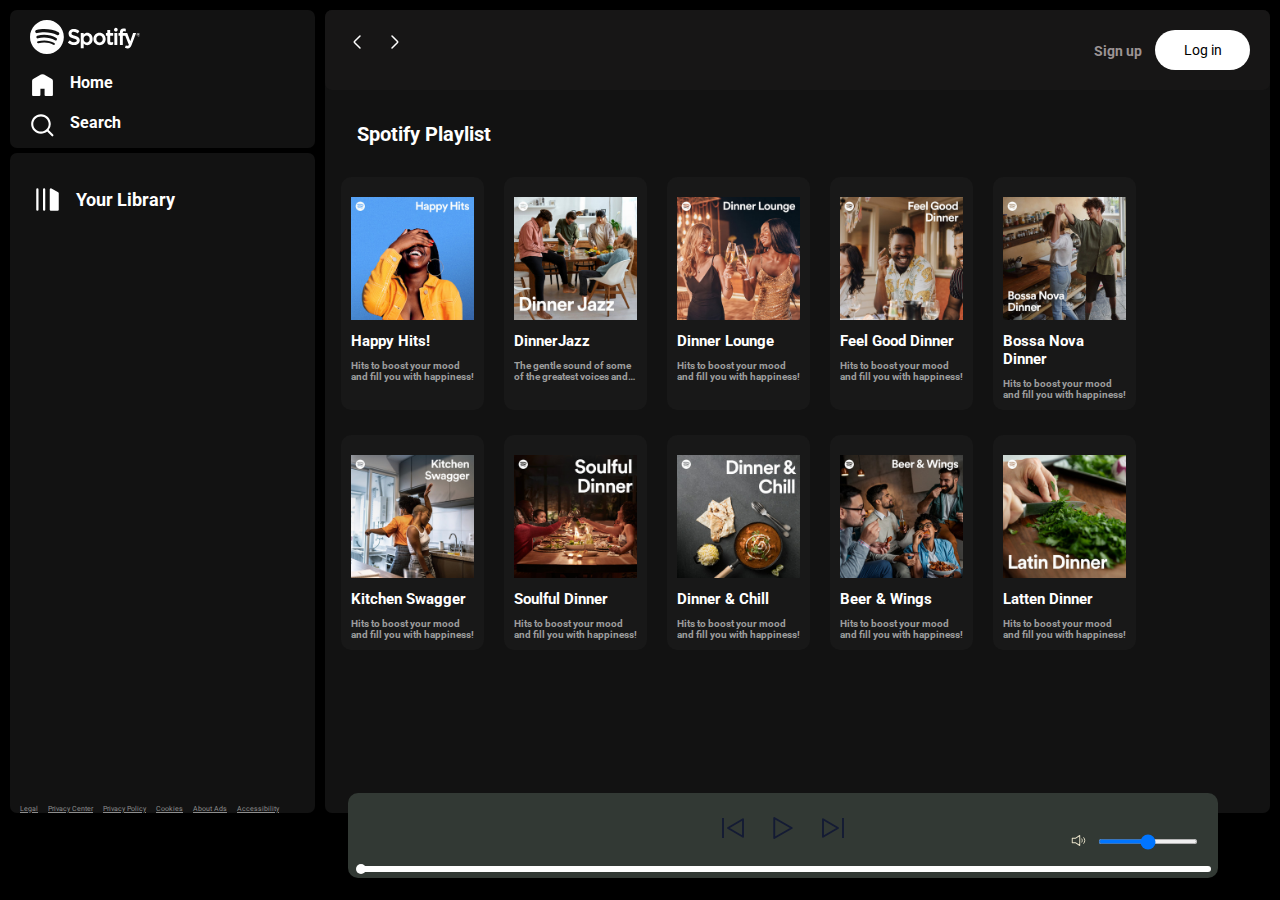
<file: index.html>
<!DOCTYPE html>
<html lang="en">

<head>
    <meta charset="UTF-8">
    <meta name="viewport" content="width=device-width, initial-scale=1.0">
    <title> Spotify - Web Player: Music for everyone</title>
</head>

<body>
    <div class="container flex bg bgblack">
        <div class="left  ">
            <div class="close">
                <img class="invert" src="close.svg" alt="" srcset="">
            </div>
            <div class="home bggray rounded m-1 p-1">
                <div class="logo"><img class="invert" src="logo.svg" alt=""></div>
                <ul>

                    <li><img class="invert" src="home.svg" alt="home">Home</li>
                    <li><img class="invert" src="search.svg" alt="search">Search</li>
                </ul>

            </div>
            <div class="library bggray rounded m-1 p-1">
                <div class="heading"><img class="invert" src="library.svg" alt=" ">
                    <h2>Your Library </h2>
                </div>
                <div class="songlist">
                    <ul>

                    </ul>
                </div>
                <div class="footer">
                    <div><a href="https://www.spotify.com/jp/legal/"><span>Legal</span></a></div>
                    <div><a href="https://www.spotify.com/jp/privacy/"><span>Privacy Center</span></a></div>
                    <div><a href="https://www.spotify.com/jp/legal/privacy-policy/"><span>Privacy Policy</span></a>
                    </div>
                    <div><a href="https://www.spotify.com/jp/legal/cookies-policy/"><span>Cookies</span></a></div>
                    <div><a href="https://www.spotify.com/jp/legal/privacy-policy/#s3"><span>About Ads</span></a></div>
                    <div><a href="https://www.spotify.com/jp/accessibility/"><span>Accessibility</span></a></div>
                </div>
            </div>
        </div>
        <div class="right    bggray rounded   ">
            <div class="header">
                <div class="nav">
                    <div class="humburgerContainer">
                        <img width="30" class="invert humburger" src="humburger.svg" alt="" srcset="">
                        <svg width="24" height="24" viewBox="0 0 24 24" fill="none" xmlns="http://www.w3.org/2000/svg">
                            <path
                                d="M15 6L9.70711 11.2929C9.37377 11.6262 9.20711 11.7929 9.20711 12C9.20711 12.2071 9.37377 12.3738 9.70711 12.7071L15 18"
                                stroke="#ffffff" stroke-width="1.5" stroke-linecap="round" stroke-linejoin="round" />
                        </svg>
                        <svg width="24" height="24" viewBox="0 0 24 24" fill="none" xmlns="http://www.w3.org/2000/svg">
                            <path
                                d="M9 18L14.2929 12.7071C14.6262 12.3738 14.7929 12.2071 14.7929 12C14.7929 11.7929 14.6262 11.6262 14.2929 11.2929L9 6"
                                stroke="#ffffff" stroke-width="1.5" stroke-linecap="round" stroke-linejoin="round" />
                        </svg>
                    </div>
                </div>
                <div class="button  ">
                    <button class="signupbtn">Sign up</button>
                    <button class="loginbtn">Log in</button>
                </div>
            </div>
            <div class="spotify">
                <h1>Spotify Playlist</h1>
                <div class="cardcontainer">
                    <div class="card ">
                        <div class="play">
                            <svg width="16" height="16" viewBox="0 0 24 24" fill="none"
                                xmlns="http://www.w3.org/2000/svg">
                                <path d="M5 20V4L19 12L5 20Z" stroke="#141B34" fill="#000" stroke-width="1.5"
                                    stroke-linejoin="round" />
                            </svg>
                        </div>
                        <img src="img card/1card.jpeg" alt="">
                        <h2>Happy Hits!</h2>
                        <p>Hits to boost your mood and fill you with happiness!</p>
                    </div>


                    <div class="card">
                        <div class="play">
                            <svg width="16" height="16" viewBox="0 0 24 24" fill="none"
                                xmlns="http://www.w3.org/2000/svg">
                                <path d="M5 20V4L19 12L5 20Z" stroke="#141B34" fill="#000" stroke-width="1.5"
                                    stroke-linejoin="round" />
                            </svg>
                        </div>
                        <img src="img card/2card.jpeg" alt="">
                        <h2>DinnerJazz</h2>
                        <p>The gentle sound of some of the greatest voices and instrumentalists in Jazz. Your Jazz
                            dinner soundtrack.
                        </p>
                    </div>


                    <div class="card">
                        <div class="play">
                            <svg width="16" height="16" viewBox="0 0 24 24" fill="none"
                                xmlns="http://www.w3.org/2000/svg">
                                <path d="M5 20V4L19 12L5 20Z" stroke="#141B34" fill="#000" stroke-width="1.5"
                                    stroke-linejoin="round" />
                            </svg>
                        </div>
                        <img src="img card/3card.jpeg" alt="">
                        <h2>Dinner Lounge</h2>
                        <p>Hits to boost your mood and fill you with happiness!</p>
                    </div>


                    <div class="card">
                        <div class="play">
                            <svg width="16" height="16" viewBox="0 0 24 24" fill="none"
                                xmlns="http://www.w3.org/2000/svg">
                                <path d="M5 20V4L19 12L5 20Z" stroke="#141B34" fill="#000" stroke-width="1.5"
                                    stroke-linejoin="round" />
                            </svg>
                        </div>
                        <img src="img card/4card.jpeg" alt="">
                        <h2>Feel Good Dinner</h2>
                        <p>Hits to boost your mood and fill you with happiness!</p>
                    </div>

                    <div class="card">
                        <div class="play">
                            <svg width="16" height="16" viewBox="0 0 24 24" fill="none"
                                xmlns="http://www.w3.org/2000/svg">
                                <path d="M5 20V4L19 12L5 20Z" stroke="#141B34" fill="#000" stroke-width="1.5"
                                    stroke-linejoin="round" />
                            </svg>
                        </div>
                        <img src="img card/5card.jpeg" alt="">
                        <h2>Bossa Nova Dinner</h2>
                        <p>Hits to boost your mood and fill you with happiness!</p>
                    </div>

                    <div class="card">
                        <div class="play">
                            <svg width="16" height="16" viewBox="0 0 24 24" fill="none"
                                xmlns="http://www.w3.org/2000/svg">
                                <path d="M5 20V4L19 12L5 20Z" stroke="#141B34" fill="#000" stroke-width="1.5"
                                    stroke-linejoin="round" />
                            </svg>
                        </div>
                        <img src="img card/6card.jpeg" alt="">
                        <h2>Kitchen Swagger</h2>
                        <p>Hits to boost your mood and fill you with happiness!</p>
                    </div>

                    <div class="card">
                        <div class="play">
                            <svg width="16" height="16" viewBox="0 0 24 24" fill="none"
                                xmlns="http://www.w3.org/2000/svg">
                                <path d="M5 20V4L19 12L5 20Z" stroke="#141B34" fill="#000" stroke-width="1.5"
                                    stroke-linejoin="round" />
                            </svg>
                        </div>
                        <img src="img card/7card.jpeg" alt="">
                        <h2>Soulful Dinner</h2>
                        <p>Hits to boost your mood and fill you with happiness!</p>
                    </div>


                    <div class="card">
                        <div class="play">
                            <svg width="16" height="16" viewBox="0 0 24 24" fill="none"
                                xmlns="http://www.w3.org/2000/svg">
                                <path d="M5 20V4L19 12L5 20Z" stroke="#141B34" fill="#000" stroke-width="1.5"
                                    stroke-linejoin="round" />
                            </svg>
                        </div>
                        <img src="img card/8card.jpeg" alt="">
                        <h2>Dinner & Chill</h2>
                        <p>Hits to boost your mood and fill you with happiness!</p>
                    </div>


                    <div class="card">
                        <div class="play">
                            <svg width="16" height="16" viewBox="0 0 24 24" fill="none"
                                xmlns="http://www.w3.org/2000/svg">
                                <path d="M5 20V4L19 12L5 20Z" stroke="#141B34" fill="#000" stroke-width="1.5"
                                    stroke-linejoin="round" />
                            </svg>
                        </div>
                        <img src="img card/9card.jpeg" alt="">
                        <h2>Beer & Wings</h2>
                        <p>Hits to boost your mood and fill you with happiness!</p>
                    </div>


                    <div class="card">
                        <div class="play">
                            <svg width="16" height="16" viewBox="0 0 24 24" fill="none"
                                xmlns="http://www.w3.org/2000/svg">
                                <path d="M5 20V4L19 12L5 20Z" stroke="#141B34" fill="#000" stroke-width="1.5"
                                    stroke-linejoin="round" />
                            </svg>
                        </div>
                        <img src="img card/10card.jpeg" alt="">
                        <h2>Latten Dinner</h2>
                        <p>Hits to boost your mood and fill you with happiness!</p>
                    </div>











                    <div class="playbar">
                        <div class="seekbar">
                            <div class="circle">

                            </div>
                        </div>
                        <div class="avo">

                            <div class="songinfo">
                            </div>
                            
                            <div class="timevol">
                                <div class="songtime"></div>
                                <div class="volume">
                                    <img class="invert" width="15px" src="volume.svg" alt="" srcset="">
                                    <div class="range">
                                        <input  type="range" name="volume" id="">
                                    </div>
                                </div>
                            </div>
                        </div>
                        <div class="songbutton">
                            <img width="30" id="previous" src="prevsong.svg" alt="">
                            <img width="30" id="play" src="play.svg" alt="">
                            <img width="30" id="next" src="nextsong.svg" alt="">
                        </div>
                    </div>
                </div>
            </div>
        </div>
    </div>








    <script src="script.js"></script>
    <link rel="stylesheet" href="style.css">
    <link rel="stylesheet" href="utility.css">
</body>

</html>
</file>
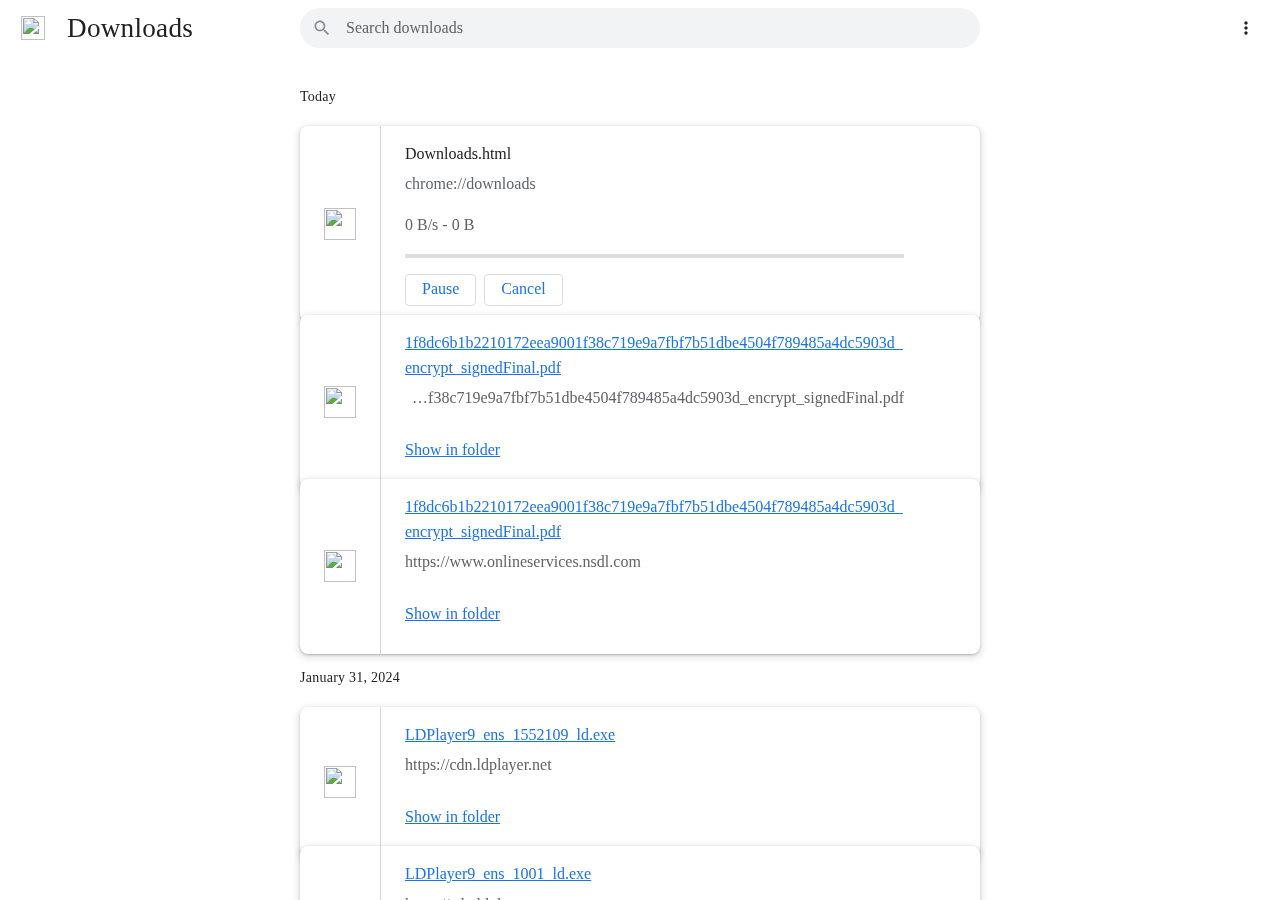
<file: img card/Downloads.html>
<!DOCTYPE html>
<!-- saved from url=(0019)chrome://downloads/ -->
<html dir="ltr" lang="en" class=""><head><meta http-equiv="Content-Type" content="text/html; charset=UTF-8">
  
  <meta name="color-scheme" content="light dark">
  <!--<base href="chrome://downloads">--><base href=".">
  <title>Downloads</title>
  <link rel="stylesheet" href="chrome://resources/css/md_colors.css">
  <style>
    html {
      /* Remove 300ms delay for 'click' event, when using touch interface. */
      touch-action: manipulation;
    }

    @media (prefers-color-scheme: dark) {
      html {
        background: var(--md-background-color);
      }
    }

    html.loading::before {
      background-color: var(--md-toolbar-color);
      border-bottom: var(--md-toolbar-border);
      box-sizing: border-box;
      content: '';
      display: block;
      height: var(--md-toolbar-height);
    }

    html:not(.loading),
    body {
      height: 100%;
    }

    body {
      display: flex;
      margin: 0;
    }
  </style>

<custom-style>
  <style is="custom-style">
    html {

      /* Material Design color palette for Google products */

      --google-red-100-rgb: 244, 199, 195;  /* #f4c7c3 */
      --google-red-100: rgb(var(--google-red-100-rgb));
      --google-red-300-rgb: 230, 124, 115;  /* #e67c73 */
      --google-red-300: rgb(var(--google-red-300-rgb));
      --google-red-500-rgb: 219, 68, 55;  /* #db4437 */
      --google-red-500: rgb(var(--google-red-500-rgb));
      --google-red-700-rgb: 197, 57, 41;  /* #c53929 */
      --google-red-700: rgb(var(--google-red-700-rgb));

      --google-blue-100-rgb: 198, 218, 252;  /* #c6dafc */
      --google-blue-100: rgb(var(--google-blue-100-rgb));
      --google-blue-300-rgb: 123, 170, 247;  /* #7baaf7 */
      --google-blue-300: rgb(var(--google-blue-300-rgb));
      --google-blue-500-rgb: 66, 133, 244;  /* #4285f4 */
      --google-blue-500: rgb(var(--google-blue-500-rgb));
      --google-blue-700-rgb: 51, 103, 214;  /* #3367d6 */
      --google-blue-700: rgb(var(--google-blue-700-rgb));

      --google-green-100-rgb: 183, 225, 205;  /* #b7e1cd */
      --google-green-100: rgb(var(--google-green-100-rgb));
      --google-green-300-rgb: 87, 187, 138;  /* #57bb8a */
      --google-green-300: rgb(var(--google-green-300-rgb));
      --google-green-500-rgb: 15, 157, 88;  /* #0f9d58 */
      --google-green-500: rgb(var(--google-green-500-rgb));
      --google-green-700-rgb: 11, 128, 67;  /* #0b8043 */
      --google-green-700: rgb(var(--google-green-700-rgb));

      --google-yellow-100-rgb: 252, 232, 178;  /* #fce8b2 */
      --google-yellow-100: rgb(var(--google-yellow-100-rgb));
      --google-yellow-300-rgb: 247, 203, 77;  /* #f7cb4d */
      --google-yellow-300: rgb(var(--google-yellow-300-rgb));
      --google-yellow-500-rgb: 244, 180, 0;  /* #f4b400 */
      --google-yellow-500: rgb(var(--google-yellow-500-rgb));
      --google-yellow-700-rgb: 240, 147, 0;  /* #f09300 */
      --google-yellow-700: rgb(var(--google-yellow-700-rgb));

      --google-grey-100-rgb: 245, 245, 245;  /* #f5f5f5 */
      --google-grey-100: rgb(var(--google-grey-100-rgb));
      --google-grey-300-rgb: 224, 224, 224;  /* #e0e0e0 */
      --google-grey-300: rgb(var(--google-grey-300-rgb));
      --google-grey-500-rgb: 158, 158, 158;  /* #9e9e9e */
      --google-grey-500: rgb(var(--google-grey-500-rgb));
      --google-grey-700-rgb: 97, 97, 97;  /* #616161 */
      --google-grey-700: rgb(var(--google-grey-700-rgb));

      /* Material Design color palette from online spec document */

      --paper-red-50: #ffebee;
      --paper-red-100: #ffcdd2;
      --paper-red-200: #ef9a9a;
      --paper-red-300: #e57373;
      --paper-red-400: #ef5350;
      --paper-red-500: #f44336;
      --paper-red-600: #e53935;
      --paper-red-700: #d32f2f;
      --paper-red-800: #c62828;
      --paper-red-900: #b71c1c;
      --paper-red-a100: #ff8a80;
      --paper-red-a200: #ff5252;
      --paper-red-a400: #ff1744;
      --paper-red-a700: #d50000;

      --paper-light-blue-50: #e1f5fe;
      --paper-light-blue-100: #b3e5fc;
      --paper-light-blue-200: #81d4fa;
      --paper-light-blue-300: #4fc3f7;
      --paper-light-blue-400: #29b6f6;
      --paper-light-blue-500: #03a9f4;
      --paper-light-blue-600: #039be5;
      --paper-light-blue-700: #0288d1;
      --paper-light-blue-800: #0277bd;
      --paper-light-blue-900: #01579b;
      --paper-light-blue-a100: #80d8ff;
      --paper-light-blue-a200: #40c4ff;
      --paper-light-blue-a400: #00b0ff;
      --paper-light-blue-a700: #0091ea;

      --paper-yellow-50: #fffde7;
      --paper-yellow-100: #fff9c4;
      --paper-yellow-200: #fff59d;
      --paper-yellow-300: #fff176;
      --paper-yellow-400: #ffee58;
      --paper-yellow-500: #ffeb3b;
      --paper-yellow-600: #fdd835;
      --paper-yellow-700: #fbc02d;
      --paper-yellow-800: #f9a825;
      --paper-yellow-900: #f57f17;
      --paper-yellow-a100: #ffff8d;
      --paper-yellow-a200: #ffff00;
      --paper-yellow-a400: #ffea00;
      --paper-yellow-a700: #ffd600;

      --paper-orange-50: #fff3e0;
      --paper-orange-100: #ffe0b2;
      --paper-orange-200: #ffcc80;
      --paper-orange-300: #ffb74d;
      --paper-orange-400: #ffa726;
      --paper-orange-500: #ff9800;
      --paper-orange-600: #fb8c00;
      --paper-orange-700: #f57c00;
      --paper-orange-800: #ef6c00;
      --paper-orange-900: #e65100;
      --paper-orange-a100: #ffd180;
      --paper-orange-a200: #ffab40;
      --paper-orange-a400: #ff9100;
      --paper-orange-a700: #ff6500;

      --paper-grey-50: #fafafa;
      --paper-grey-100: #f5f5f5;
      --paper-grey-200: #eeeeee;
      --paper-grey-300: #e0e0e0;
      --paper-grey-400: #bdbdbd;
      --paper-grey-500: #9e9e9e;
      --paper-grey-600: #757575;
      --paper-grey-700: #616161;
      --paper-grey-800: #424242;
      --paper-grey-900: #212121;

      --paper-blue-grey-50: #eceff1;
      --paper-blue-grey-100: #cfd8dc;
      --paper-blue-grey-200: #b0bec5;
      --paper-blue-grey-300: #90a4ae;
      --paper-blue-grey-400: #78909c;
      --paper-blue-grey-500: #607d8b;
      --paper-blue-grey-600: #546e7a;
      --paper-blue-grey-700: #455a64;
      --paper-blue-grey-800: #37474f;
      --paper-blue-grey-900: #263238;

      /* opacity for dark text on a light background */
      --dark-divider-opacity: 0.12;
      --dark-disabled-opacity: 0.38; /* or hint text or icon */
      --dark-secondary-opacity: 0.54;
      --dark-primary-opacity: 0.87;

      /* opacity for light text on a dark background */
      --light-divider-opacity: 0.12;
      --light-disabled-opacity: 0.3; /* or hint text or icon */
      --light-secondary-opacity: 0.7;
      --light-primary-opacity: 1.0;

    }

  </style>
</custom-style>

<custom-style>
  <style>
html{--google-blue-50-rgb:232,240,254;--google-blue-50:rgb(var(--google-blue-50-rgb));--google-blue-100-rgb:210,227,252;--google-blue-100:rgb(var(--google-blue-100-rgb));--google-blue-200-rgb:174,203,250;--google-blue-200:rgb(var(--google-blue-200-rgb));--google-blue-300-rgb:138,180,248;--google-blue-300:rgb(var(--google-blue-300-rgb));--google-blue-400-rgb:102,157,246;--google-blue-400:rgb(var(--google-blue-400-rgb));--google-blue-500-rgb:66,133,244;--google-blue-500:rgb(var(--google-blue-500-rgb));--google-blue-600-rgb:26,115,232;--google-blue-600:rgb(var(--google-blue-600-rgb));--google-blue-700-rgb:25,103,210;--google-blue-700:rgb(var(--google-blue-700-rgb));--google-blue-800-rgb:24,90,188;--google-blue-800:rgb(var(--google-blue-800-rgb));--google-blue-900-rgb:23,78,166;--google-blue-900:rgb(var(--google-blue-900-rgb));--google-green-50-rgb:230,244,234;--google-green-50:rgb(var(--google-green-50-rgb));--google-green-200-rgb:168,218,181;--google-green-200:rgb(var(--google-green-200-rgb));--google-green-300-rgb:129,201,149;--google-green-300:rgb(var(--google-green-300-rgb));--google-green-400-rgb:91,185,116;--google-green-400:rgb(var(--google-green-400-rgb));--google-green-500-rgb:52,168,83;--google-green-500:rgb(var(--google-green-500-rgb));--google-green-600-rgb:30,142,62;--google-green-600:rgb(var(--google-green-600-rgb));--google-green-700-rgb:24,128,56;--google-green-700:rgb(var(--google-green-700-rgb));--google-green-800-rgb:19,115,51;--google-green-800:rgb(var(--google-green-800-rgb));--google-green-900-rgb:13,101,45;--google-green-900:rgb(var(--google-green-900-rgb));--google-grey-50-rgb:248,249,250;--google-grey-50:rgb(var(--google-grey-50-rgb));--google-grey-100-rgb:241,243,244;--google-grey-100:rgb(var(--google-grey-100-rgb));--google-grey-200-rgb:232,234,237;--google-grey-200:rgb(var(--google-grey-200-rgb));--google-grey-300-rgb:218,220,224;--google-grey-300:rgb(var(--google-grey-300-rgb));--google-grey-400-rgb:189,193,198;--google-grey-400:rgb(var(--google-grey-400-rgb));--google-grey-500-rgb:154,160,166;--google-grey-500:rgb(var(--google-grey-500-rgb));--google-grey-600-rgb:128,134,139;--google-grey-600:rgb(var(--google-grey-600-rgb));--google-grey-700-rgb:95,99,104;--google-grey-700:rgb(var(--google-grey-700-rgb));--google-grey-800-rgb:60,64,67;--google-grey-800:rgb(var(--google-grey-800-rgb));--google-grey-900-rgb:32,33,36;--google-grey-900:rgb(var(--google-grey-900-rgb));--google-grey-900-white-4-percent:#292a2d;--google-purple-200-rgb:215,174,251;--google-purple-200:rgb(var(--google-purple-200-rgb));--google-purple-900-rgb:104,29,168;--google-purple-900:rgb(var(--google-purple-900-rgb));--google-red-300-rgb:242,139,130;--google-red-300:rgb(var(--google-red-300-rgb));--google-red-500-rgb:234,67,53;--google-red-500:rgb(var(--google-red-500-rgb));--google-red-600-rgb:217,48,37;--google-red-600:rgb(var(--google-red-600-rgb));--google-yellow-50-rgb:254,247,224;--google-yellow-50:rgb(var(--google-yellow-50-rgb));--google-yellow-100-rgb:254,239,195;--google-yellow-100:rgb(var(--google-yellow-100-rgb));--google-yellow-200-rgb:253,226,147;--google-yellow-200:rgb(var(--google-yellow-200-rgb));--google-yellow-300-rgb:253,214,51;--google-yellow-300:rgb(var(--google-yellow-300-rgb));--google-yellow-400-rgb:252,201,52;--google-yellow-400:rgb(var(--google-yellow-400-rgb));--google-yellow-500-rgb:251,188,4;--google-yellow-500:rgb(var(--google-yellow-500-rgb));--cr-primary-text-color:var(--google-grey-900);--cr-secondary-text-color:var(--google-grey-700);--cr-card-background-color:white;--cr-shadow-color:var(--google-grey-800);--cr-shadow-key-color_:color-mix(in srgb, var(--cr-shadow-color) 30%, transparent);--cr-shadow-ambient-color_:color-mix(in srgb, var(--cr-shadow-color) 15%, transparent);--cr-elevation-1:var(--cr-shadow-key-color_) 0 1px 2px 0,var(--cr-shadow-ambient-color_) 0 1px 3px 1px;--cr-elevation-2:var(--cr-shadow-key-color_) 0 1px 2px 0,var(--cr-shadow-ambient-color_) 0 2px 6px 2px;--cr-elevation-3:var(--cr-shadow-key-color_) 0 1px 3px 0,var(--cr-shadow-ambient-color_) 0 4px 8px 3px;--cr-elevation-4:var(--cr-shadow-key-color_) 0 2px 3px 0,var(--cr-shadow-ambient-color_) 0 6px 10px 4px;--cr-elevation-5:var(--cr-shadow-key-color_) 0 4px 4px 0,var(--cr-shadow-ambient-color_) 0 8px 12px 6px;--cr-card-shadow:var(--cr-elevation-2);--cr-checked-color:var(--google-blue-600);--cr-focused-item-color:var(--google-grey-300);--cr-form-field-label-color:var(--google-grey-700);--cr-hairline-rgb:0,0,0;--cr-iph-anchor-highlight-color:rgba(var(--google-blue-600-rgb), 0.1);--cr-link-color:var(--google-blue-700);--cr-menu-background-color:white;--cr-menu-background-focus-color:var(--google-grey-400);--cr-menu-shadow:0 2px 6px var(--paper-grey-500);--cr-separator-color:rgba(0, 0, 0, .06);--cr-title-text-color:rgb(90, 90, 90);--cr-toolbar-background-color:white;--cr-hover-background-color:rgba(var(--google-grey-900-rgb), .1);--cr-active-background-color:rgba(var(--google-grey-900-rgb), .16);--cr-focus-outline-color:rgba(var(--google-blue-600-rgb), .4)}@media (prefers-color-scheme:dark){html{--cr-primary-text-color:var(--google-grey-200);--cr-secondary-text-color:var(--google-grey-500);--cr-card-background-color:var(--google-grey-900-white-4-percent);--cr-card-shadow-color-rgb:0,0,0;--cr-checked-color:var(--google-blue-300);--cr-focused-item-color:var(--google-grey-800);--cr-form-field-label-color:var(--dark-secondary-color);--cr-hairline-rgb:255,255,255;--cr-iph-anchor-highlight-color:rgba(var(--google-grey-100-rgb), 0.1);--cr-link-color:var(--google-blue-300);--cr-menu-background-color:var(--google-grey-900);--cr-menu-background-focus-color:var(--google-grey-700);--cr-menu-background-sheen:rgba(255, 255, 255, .06);--cr-menu-shadow:rgba(0, 0, 0, .3) 0 1px 2px 0,rgba(0, 0, 0, .15) 0 3px 6px 2px;--cr-separator-color:rgba(255, 255, 255, .1);--cr-title-text-color:var(--cr-primary-text-color);--cr-toolbar-background-color:var(--google-grey-900-white-4-percent);--cr-hover-background-color:rgba(255, 255, 255, .1);--cr-active-background-color:rgba(var(--google-grey-200-rgb), .16);--cr-focus-outline-color:rgba(var(--google-blue-300-rgb), .4)}}@media (forced-colors:active){html{--cr-focus-outline-hcm:2px solid transparent;--cr-border-hcm:2px solid transparent}}html{--cr-button-edge-spacing:12px;--cr-button-height:32px;--cr-controlled-by-spacing:24px;--cr-default-input-max-width:264px;--cr-icon-ripple-size:36px;--cr-icon-ripple-padding:8px;--cr-icon-size:20px;--cr-icon-button-margin-start:16px;--cr-icon-ripple-margin:calc(var(--cr-icon-ripple-padding) * -1);--cr-section-min-height:48px;--cr-section-two-line-min-height:64px;--cr-section-padding:20px;--cr-section-vertical-padding:12px;--cr-section-indent-width:40px;--cr-section-indent-padding:calc(
      var(--cr-section-padding) + var(--cr-section-indent-width));--cr-section-vertical-margin:21px;--cr-centered-card-max-width:680px;--cr-centered-card-width-percentage:0.96;--cr-hairline:1px solid rgba(var(--cr-hairline-rgb), .14);--cr-separator-height:1px;--cr-separator-line:var(--cr-separator-height) solid var(--cr-separator-color);--cr-toolbar-overlay-animation-duration:150ms;--cr-toolbar-height:56px;--cr-container-shadow-height:6px;--cr-container-shadow-margin:calc(-1 * var(--cr-container-shadow-height));--cr-container-shadow-max-opacity:1;--cr-card-border-radius:8px;--cr-disabled-opacity:.38;--cr-form-field-bottom-spacing:16px;--cr-form-field-label-font-size:.625rem;--cr-form-field-label-height:1em;--cr-form-field-label-line-height:1}html[chrome-refresh-2023]{--cr-fallback-color-outline:rgb(116, 119, 117);--cr-fallback-color-primary:rgb(11, 87, 208);--cr-fallback-color-on-primary:rgb(255, 255, 255);--cr-fallback-color-primary-container:rgb(211, 227, 253);--cr-fallback-color-on-primary-container:rgb(4, 30, 73);--cr-fallback-color-secondary-container:rgb(194, 231, 255);--cr-fallback-color-on-secondary-container:rgb(0, 29, 53);--cr-fallback-color-neutral-container:rgb(242, 242, 242);--cr-fallback-color-neutral-outline:rgb(199, 199, 199);--cr-fallback-color-surface:rgb(255, 255, 255);--cr-fallback-color-on-surface-rgb:31,31,31;--cr-fallback-color-on-surface:rgb(var(--cr-fallback-color-on-surface-rgb));--cr-fallback-color-surface-variant:rgb(225, 227, 225);--cr-fallback-color-on-surface-variant:rgb(68, 71, 70);--cr-fallback-color-on-surface-subtle:rgb(71, 71, 71);--cr-fallback-color-inverse-primary:rgb(168, 199, 250);--cr-fallback-color-inverse-surface:rgb(48, 48, 48);--cr-fallback-color-inverse-on-surface:rgb(242, 242, 242);--cr-fallback-color-tonal-container:rgb(211, 227, 253);--cr-fallback-color-on-tonal-container:rgb(4, 30, 73);--cr-fallback-color-tonal-outline:rgb(168, 199, 250);--cr-fallback-color-error:rgb(179, 38, 30);--cr-fallback-color-divider:rgb(211, 227, 253);--cr-fallback-color-state-hover-on-prominent_:rgba(253, 252, 251, .1);--cr-fallback-color-state-on-subtle-rgb_:31,31,31;--cr-fallback-color-state-hover-on-subtle_:rgba(
      var(--cr-fallback-color-state-on-subtle-rgb_), .06);--cr-fallback-color-state-ripple-neutral-on-subtle_:rgba(
      var(--cr-fallback-color-state-on-subtle-rgb_), .08);--cr-fallback-color-state-ripple-primary-rgb_:124,172,248;--cr-fallback-color-state-ripple-primary_:rgba(
      var(--cr-fallback-color-state-ripple-primary-rgb_), 0.32);--cr-fallback-color-base-container:rgba(105, 145, 214, .12);--cr-fallback-color-disabled-background:rgba(
      var(--cr-fallback-color-on-surface-rgb), .12);--cr-fallback-color-disabled-foreground:rgba(
      var(--cr-fallback-color-on-surface-rgb), var(--cr-disabled-opacity));--cr-hover-background-color:var(--color-sys-state-hover,
      rgba(var(--cr-fallback-color-on-surface-rgb), .08));--cr-hover-on-prominent-background-color:var(
      --color-sys-state-hover-on-prominent,
      var(--cr-fallback-color-state-hover-on-prominent_));--cr-hover-on-subtle-background-color:var(
      --color-sys-state-hover-on-subtle,
      var(--cr-fallback-color-state-hover-on-subtle_));--cr-active-background-color:var(--color-sys-state-pressed,
      rgba(var(--cr-fallback-color-on-surface-rgb), .12));--cr-active-on-primary-background-color:var(
      --color-sys-state-ripple-primary,
      var(--cr-fallback-color-state-ripple-primary_));--cr-active-neutral-on-subtle-background-color:var(
      --color-sys-state-ripple-neutral-on-subtle,
      var(--cr-fallback-color-state-ripple-neutral-on-subtle_));--cr-focus-outline-color:var(--color-sys-state-focus-ring,
      var(--cr-fallback-color-primary));--cr-primary-text-color:var(--color-primary-foreground,
      var(--cr-fallback-color-on-surface));--cr-secondary-text-color:var(--color-secondary-foreground,
      var(--cr-fallback-color-on-surface-variant));--cr-link-color:var(--color-link-foreground-default,
      var(--cr-fallback-color-primary));--cr-button-height:36px;--cr-shadow-color:var(--color-sys-shadow, rgb(0, 0, 0))}@media (prefers-color-scheme:dark){html[chrome-refresh-2023]{--cr-fallback-color-outline:rgb(142, 145, 143);--cr-fallback-color-primary:rgb(168, 199, 250);--cr-fallback-color-on-primary:rgb(6, 46, 111);--cr-fallback-color-primary-container:rgb(8, 66, 160);--cr-fallback-color-on-primary-container:rgb(211, 227, 253);--cr-fallback-color-secondary-container:rgb(0, 74, 119);--cr-fallback-color-on-secondary-container:rgb(194, 231, 255);--cr-fallback-color-neutral-container:rgb(42, 42, 42);--cr-fallback-color-neutral-outline:rgb(117, 117, 117);--cr-fallback-color-surface:rgb(26, 27, 30);--cr-fallback-color-on-surface-rgb:227,227,227;--cr-fallback-color-surface-variant:rgb(68, 71, 70);--cr-fallback-color-on-surface-variant:rgb(196, 199, 197);--cr-fallback-color-on-surface-subtle:rgb(199, 199, 199);--cr-fallback-color-inverse-primary:rgb(11, 87, 208);--cr-fallback-color-inverse-surface:rgb(227, 227, 227);--cr-fallback-color-inverse-on-surface:rgb(31, 31, 31);--cr-fallback-color-tonal-container:rgb(0, 74, 119);--cr-fallback-color-on-tonal-container:rgb(194, 231, 255);--cr-fallback-color-tonal-outline:rgb(0, 99, 155);--cr-fallback-color-error:rgb(242, 184, 181);--cr-fallback-color-divider:rgb(71, 71, 71);--cr-fallback-color-state-hover-on-prominent_:rgba(31, 31, 31, .06);--cr-fallback-color-state-on-subtle-rgb_:253,252,251;--cr-fallback-color-state-hover-on-subtle_:rgba(
        var(--cr-fallback-color-state-on-subtle-rgb_), .10);--cr-fallback-color-state-ripple-neutral-on-subtle_:rgba(
        var(--cr-fallback-color-state-on-subtle-rgb_), .16);--cr-fallback-color-state-ripple-primary-rgb_:76,141,246;--cr-fallback-color-base-container:rgba(40, 40, 40, 1)}}@media (forced-colors:active){html[chrome-refresh-2023]{--cr-fallback-color-disabled-background:Canvas;--cr-fallback-color-disabled-foreground:GrayText}}
  </style>
</custom-style>
<iron-iconset-svg name="downloads" size="24" style="display: none;">
  <svg>
    <defs>
      
      <g id="dangerous">
        <path d="M 8.25 21 L 3 15.75 L 3 8.25 L 8.25 3 L 15.75 3 L 21 8.25 L 21 15.75 L 15.75 21 Z M 9.148438 16.25 L 12 13.398438 L 14.851562 16.25 L 16.25 14.851562 L 13.398438 12 L 16.25 9.148438 L 14.851562 7.75 L 12 10.601562 L 9.148438 7.75 L 7.75 9.148438 L 10.601562 12 L 7.75 14.851562 Z M 9.148438 16.25">
        </path>
      </g>
    </defs>
  </svg>
</iron-iconset-svg>

<iron-iconset-svg name="cr20" size="20" style="display: none;">
  <svg>
    <defs>
      
      <g id="block">
        <path fill-rule="evenodd" clip-rule="evenodd" d="M10 0C4.48 0 0 4.48 0 10C0 15.52 4.48 20 10 20C15.52 20 20 15.52 20 10C20 4.48 15.52 0 10 0ZM2 10C2 5.58 5.58 2 10 2C11.85 2 13.55 2.63 14.9 3.69L3.69 14.9C2.63 13.55 2 11.85 2 10ZM5.1 16.31C6.45 17.37 8.15 18 10 18C14.42 18 18 14.42 18 10C18 8.15 17.37 6.45 16.31 5.1L5.1 16.31Z">
        </path>
      </g>
      <g id="cloud-off">
        <path d="M16 18.125L13.875 16H5C3.88889 16 2.94444 15.6111 2.16667 14.8333C1.38889 14.0556 1 13.1111 1 12C1 10.9444 1.36111 10.0347 2.08333 9.27083C2.80556 8.50694 3.6875 8.09028 4.72917 8.02083C4.77083 7.86805 4.8125 7.72222 4.85417 7.58333C4.90972 7.44444 4.97222 7.30555 5.04167 7.16667L1.875 4L2.9375 2.9375L17.0625 17.0625L16 18.125ZM5 14.5H12.375L6.20833 8.33333C6.15278 8.51389 6.09722 8.70139 6.04167 8.89583C6 9.07639 5.95139 9.25694 5.89583 9.4375L4.83333 9.52083C4.16667 9.57639 3.61111 9.84028 3.16667 10.3125C2.72222 10.7708 2.5 11.3333 2.5 12C2.5 12.6944 2.74306 13.2847 3.22917 13.7708C3.71528 14.2569 4.30556 14.5 5 14.5ZM17.5 15.375L16.3958 14.2917C16.7153 14.125 16.9792 13.8819 17.1875 13.5625C17.3958 13.2431 17.5 12.8889 17.5 12.5C17.5 11.9444 17.3056 11.4722 16.9167 11.0833C16.5278 10.6944 16.0556 10.5 15.5 10.5H14.125L14 9.14583C13.9028 8.11806 13.4722 7.25694 12.7083 6.5625C11.9444 5.85417 11.0417 5.5 10 5.5C9.65278 5.5 9.31944 5.54167 9 5.625C8.69444 5.70833 8.39583 5.82639 8.10417 5.97917L7.02083 4.89583C7.46528 4.61806 7.93056 4.40278 8.41667 4.25C8.91667 4.08333 9.44444 4 10 4C11.4306 4 12.6736 4.48611 13.7292 5.45833C14.7847 6.41667 15.375 7.59722 15.5 9C16.4722 9 17.2986 9.34028 17.9792 10.0208C18.6597 10.7014 19 11.5278 19 12.5C19 13.0972 18.8611 13.6458 18.5833 14.1458C18.3194 14.6458 17.9583 15.0556 17.5 15.375Z">
        </path>
      </g>
      <g id="domain">
        <path d="M2,3 L2,17 L11.8267655,17 L13.7904799,17 L18,17 L18,7 L12,7 L12,3 L2,3 Z M8,13 L10,13 L10,15 L8,15 L8,13 Z M4,13 L6,13 L6,15 L4,15 L4,13 Z M8,9 L10,9 L10,11 L8,11 L8,9 Z M4,9 L6,9 L6,11 L4,11 L4,9 Z M12,9 L16,9 L16,15 L12,15 L12,9 Z M12,11 L14,11 L14,13 L12,13 L12,11 Z M8,5 L10,5 L10,7 L8,7 L8,5 Z M4,5 L6,5 L6,7 L4,7 L4,5 Z">
        </path>
      </g>
      <g id="kite">
        <path fill-rule="evenodd" clip-rule="evenodd" d="M4.6327 8.00094L10.3199 2L16 8.00094L10.1848 16.8673C10.0995 16.9873 10.0071 17.1074 9.90047 17.2199C9.42417 17.7225 8.79147 18 8.11611 18C7.44076 18 6.80806 17.7225 6.33175 17.2199C5.85545 16.7173 5.59242 16.0497 5.59242 15.3371C5.59242 14.977 5.46445 14.647 5.22275 14.3919C4.98104 14.1369 4.66825 14.0019 4.32701 14.0019H4V12.6667H4.32701C5.00237 12.6667 5.63507 12.9442 6.11137 13.4468C6.58768 13.9494 6.85071 14.617 6.85071 15.3296C6.85071 15.6896 6.97867 16.0197 7.22038 16.2747C7.46209 16.5298 7.77488 16.6648 8.11611 16.6648C8.45735 16.6648 8.77014 16.5223 9.01185 16.2747C9.02396 16.2601 9.03607 16.246 9.04808 16.2319C9.08541 16.1883 9.12176 16.1458 9.15403 16.0947L9.55213 15.4946L4.6327 8.00094ZM10.3199 13.9371L6.53802 8.17116L10.3199 4.1814L14.0963 8.17103L10.3199 13.9371Z">
        </path>
      </g>
      <g id="menu">
        <path d="M2 4h16v2H2zM2 9h16v2H2zM2 14h16v2H2z"></path>
      </g>
      
  </defs></svg>
</iron-iconset-svg>


<iron-iconset-svg name="cr" size="24" style="display: none;">
  <svg>
    <defs>
      
      <g id="account-child-invert" viewBox="0 0 48 48">
        <path d="M24 4c3.31 0 6 2.69 6 6s-2.69 6-6 6-6-2.69-6-6 2.69-6 6-6z"></path>
        <path fill="none" d="M0 0h48v48H0V0z"></path>
        <circle fill="none" cx="24" cy="26" r="4"></circle>
        <path d="M24 18c-6.16 0-13 3.12-13 7.23v11.54c0 2.32 2.19 4.33 5.2 5.63 2.32 1 5.12 1.59 7.8 1.59.66 0 1.33-.06 2-.14v-5.2c-.67.08-1.34.14-2 .14-2.63 0-5.39-.57-7.68-1.55.67-2.12 4.34-3.65 7.68-3.65.86 0 1.75.11 2.6.29 2.79.62 5.2 2.15 5.2 4.04v4.47c3.01-1.31 5.2-3.31 5.2-5.63V25.23C37 21.12 30.16 18 24 18zm0 12c-2.21 0-4-1.79-4-4s1.79-4 4-4 4 1.79 4 4-1.79 4-4 4z">
        </path>
      </g>
      <g id="add">
        <path d="M19 13h-6v6h-2v-6H5v-2h6V5h2v6h6v2z"></path>
      </g>
      <g id="arrow-back">
        <path d="M20 11H7.83l5.59-5.59L12 4l-8 8 8 8 1.41-1.41L7.83 13H20v-2z">
        </path>
      </g>
      <g id="arrow-drop-up">
        <path d="M7 14l5-5 5 5z"></path>
      </g>
      <g id="arrow-drop-down">
        <path d="M7 10l5 5 5-5z"></path>
      </g>
      <g id="arrow-forward">
        <path d="M12 4l-1.41 1.41L16.17 11H4v2h12.17l-5.58 5.59L12 20l8-8z">
        </path>
      </g>
      <g id="arrow-right">
        <path d="M10 7l5 5-5 5z"></path>
      </g>
      
      <g id="cancel">
        <path d="M12 2C6.47 2 2 6.47 2 12s4.47 10 10 10 10-4.47 10-10S17.53 2 12 2zm5 13.59L15.59 17 12 13.41 8.41 17 7 15.59 10.59 12 7 8.41 8.41 7 12 10.59 15.59 7 17 8.41 13.41 12 17 15.59z">
        </path>
      </g>
      <g id="check">
        <path d="M9 16.17L4.83 12l-1.42 1.41L9 19 21 7l-1.41-1.41z"></path>
      </g>
      <g id="check-circle">
        <path d="M12 2C6.48 2 2 6.48 2 12s4.48 10 10 10 10-4.48 10-10S17.52 2 12 2zm-2 15l-5-5 1.41-1.41L10 14.17l7.59-7.59L19 8l-9 9z">
        </path>
      </g>
      <g id="chevron-left">
        <path d="M15.41 7.41L14 6l-6 6 6 6 1.41-1.41L10.83 12z"></path>
      </g>
      <g id="chevron-right">
        <path d="M10 6L8.59 7.41 13.17 12l-4.58 4.59L10 18l6-6z"></path>
      </g>
      <g id="clear">
        <path d="M19 6.41L17.59 5 12 10.59 6.41 5 5 6.41 10.59 12 5 17.59 6.41 19 12 13.41 17.59 19 19 17.59 13.41 12z">
        </path>
      </g>
      <g id="close">
        <path d="M19 6.41L17.59 5 12 10.59 6.41 5 5 6.41 10.59 12 5 17.59 6.41 19 12 13.41 17.59 19 19 17.59 13.41 12z">
        </path>
      </g>
      <g id="computer">
        <path d="M20 18c1.1 0 1.99-.9 1.99-2L22 6c0-1.1-.9-2-2-2H4c-1.1 0-2 .9-2 2v10c0 1.1.9 2 2 2H0v2h24v-2h-4zM4 6h16v10H4V6z">
        </path>
      </g>
      <g id="create">
        <path d="M3 17.25V21h3.75L17.81 9.94l-3.75-3.75L3 17.25zM20.71 7.04c.39-.39.39-1.02 0-1.41l-2.34-2.34c-.39-.39-1.02-.39-1.41 0l-1.83 1.83 3.75 3.75 1.83-1.83z">
        </path>
      </g>
      <g id="delete">
        <path d="M6 19c0 1.1.9 2 2 2h8c1.1 0 2-.9 2-2V7H6v12zM19 4h-3.5l-1-1h-5l-1 1H5v2h14V4z">
        </path>
      </g>
      <g id="domain">
        <path d="M12 7V3H2v18h20V7H12zM6 19H4v-2h2v2zm0-4H4v-2h2v2zm0-4H4V9h2v2zm0-4H4V5h2v2zm4 12H8v-2h2v2zm0-4H8v-2h2v2zm0-4H8V9h2v2zm0-4H8V5h2v2zm10 12h-8v-2h2v-2h-2v-2h2v-2h-2V9h8v10zm-2-8h-2v2h2v-2zm0 4h-2v2h2v-2z">
        </path>
      </g>
      <g id="error">
        <path d="M12 2C6.48 2 2 6.48 2 12s4.48 10 10 10 10-4.48 10-10S17.52 2 12 2zm1 15h-2v-2h2v2zm0-4h-2V7h2v6z">
        </path>
      </g>
      <g id="error-outline">
        <path d="M11 15h2v2h-2zm0-8h2v6h-2zm.99-5C6.47 2 2 6.48 2 12s4.47 10 9.99 10C17.52 22 22 17.52 22 12S17.52 2 11.99 2zM12 20c-4.42 0-8-3.58-8-8s3.58-8 8-8 8 3.58 8 8-3.58 8-8 8z">
        </path>
      </g>
      <g id="expand-less">
        <path d="M12 8l-6 6 1.41 1.41L12 10.83l4.59 4.58L18 14z"></path>
      </g>
      <g id="expand-more">
        <path d="M16.59 8.59L12 13.17 7.41 8.59 6 10l6 6 6-6z"></path>
      </g>
      <g id="extension">
        <path d="M20.5 11H19V7c0-1.1-.9-2-2-2h-4V3.5C13 2.12 11.88 1 10.5 1S8 2.12 8 3.5V5H4c-1.1 0-1.99.9-1.99 2v3.8H3.5c1.49 0 2.7 1.21 2.7 2.7s-1.21 2.7-2.7 2.7H2V20c0 1.1.9 2 2 2h3.8v-1.5c0-1.49 1.21-2.7 2.7-2.7 1.49 0 2.7 1.21 2.7 2.7V22H17c1.1 0 2-.9 2-2v-4h1.5c1.38 0 2.5-1.12 2.5-2.5S21.88 11 20.5 11z">
        </path>
      </g>
      <g id="file-download">
        <path d="M19 9h-4V3H9v6H5l7 7 7-7zM5 18v2h14v-2H5z"></path>
      </g>
      
      <g id="fullscreen">
        <path d="M7 14H5v5h5v-2H7v-3zm-2-4h2V7h3V5H5v5zm12 7h-3v2h5v-5h-2v3zM14 5v2h3v3h2V5h-5z">
        </path>
      </g>
      <g id="group">
        <path d="M16 11c1.66 0 2.99-1.34 2.99-3S17.66 5 16 5c-1.66 0-3 1.34-3 3s1.34 3 3 3zm-8 0c1.66 0 2.99-1.34 2.99-3S9.66 5 8 5C6.34 5 5 6.34 5 8s1.34 3 3 3zm0 2c-2.33 0-7 1.17-7 3.5V19h14v-2.5c0-2.33-4.67-3.5-7-3.5zm8 0c-.29 0-.62.02-.97.05 1.16.84 1.97 1.97 1.97 3.45V19h6v-2.5c0-2.33-4.67-3.5-7-3.5z">
        </path>
      </g>
      <g id="help-outline">
        <path d="M11 18h2v-2h-2v2zm1-16C6.48 2 2 6.48 2 12s4.48 10 10 10 10-4.48 10-10S17.52 2 12 2zm0 18c-4.41 0-8-3.59-8-8s3.59-8 8-8 8 3.59 8 8-3.59 8-8 8zm0-14c-2.21 0-4 1.79-4 4h2c0-1.1.9-2 2-2s2 .9 2 2c0 2-3 1.75-3 5h2c0-2.25 3-2.5 3-5 0-2.21-1.79-4-4-4z">
        </path>
      </g>
      <g id="history">
        <path d="M12.945312 22.75 C 10.320312 22.75 8.074219 21.839844 6.207031 20.019531 C 4.335938 18.199219 3.359375 15.972656 3.269531 13.34375 L 5.089844 13.34375 C 5.175781 15.472656 5.972656 17.273438 7.480469 18.742188 C 8.988281 20.210938 10.808594 20.945312 12.945312 20.945312 C 15.179688 20.945312 17.070312 20.164062 18.621094 18.601562 C 20.167969 17.039062 20.945312 15.144531 20.945312 12.910156 C 20.945312 10.714844 20.164062 8.855469 18.601562 7.335938 C 17.039062 5.816406 15.15625 5.054688 12.945312 5.054688 C 11.710938 5.054688 10.554688 5.339844 9.480469 5.902344 C 8.402344 6.46875 7.476562 7.226562 6.699219 8.179688 L 9.585938 8.179688 L 9.585938 9.984375 L 3.648438 9.984375 L 3.648438 4.0625 L 5.453125 4.0625 L 5.453125 6.824219 C 6.386719 5.707031 7.503906 4.828125 8.804688 4.199219 C 10.109375 3.566406 11.488281 3.25 12.945312 3.25 C 14.300781 3.25 15.570312 3.503906 16.761719 4.011719 C 17.949219 4.519531 18.988281 5.214844 19.875 6.089844 C 20.761719 6.964844 21.464844 7.992188 21.976562 9.167969 C 22.492188 10.34375 22.75 11.609375 22.75 12.964844 C 22.75 14.316406 22.492188 15.589844 21.976562 16.777344 C 21.464844 17.964844 20.761719 19.003906 19.875 19.882812 C 18.988281 20.765625 17.949219 21.464844 16.761719 21.976562 C 15.570312 22.492188 14.300781 22.75 12.945312 22.75 Z M 16.269531 17.460938 L 12.117188 13.34375 L 12.117188 7.527344 L 13.921875 7.527344 L 13.921875 12.601562 L 17.550781 16.179688 Z M 16.269531 17.460938">
        </path>
      </g>
      <g id="info">
        <path d="M12 2C6.48 2 2 6.48 2 12s4.48 10 10 10 10-4.48 10-10S17.52 2 12 2zm1 15h-2v-6h2v6zm0-8h-2V7h2v2z">
        </path>
      </g>
      <g id="info-outline">
        <path d="M11 17h2v-6h-2v6zm1-15C6.48 2 2 6.48 2 12s4.48 10 10 10 10-4.48 10-10S17.52 2 12 2zm0 18c-4.41 0-8-3.59-8-8s3.59-8 8-8 8 3.59 8 8-3.59 8-8 8zM11 9h2V7h-2v2z">
        </path>
      </g>
      <g id="insert-drive-file">
        <path d="M6 2c-1.1 0-1.99.9-1.99 2L4 20c0 1.1.89 2 1.99 2H18c1.1 0 2-.9 2-2V8l-6-6H6zm7 7V3.5L18.5 9H13z">
        </path>
      </g>
      <g id="location-on">
        <path d="M12 2C8.13 2 5 5.13 5 9c0 5.25 7 13 7 13s7-7.75 7-13c0-3.87-3.13-7-7-7zm0 9.5c-1.38 0-2.5-1.12-2.5-2.5s1.12-2.5 2.5-2.5 2.5 1.12 2.5 2.5-1.12 2.5-2.5 2.5z">
        </path>
      </g>
      <g id="mic">
        <path d="M12 14c1.66 0 2.99-1.34 2.99-3L15 5c0-1.66-1.34-3-3-3S9 3.34 9 5v6c0 1.66 1.34 3 3 3zm5.3-3c0 3-2.54 5.1-5.3 5.1S6.7 14 6.7 11H5c0 3.41 2.72 6.23 6 6.72V21h2v-3.28c3.28-.48 6-3.3 6-6.72h-1.7z">
        </path>
      </g>
      <g id="more-vert">
        <path d="M12 8c1.1 0 2-.9 2-2s-.9-2-2-2-2 .9-2 2 .9 2 2 2zm0 2c-1.1 0-2 .9-2 2s.9 2 2 2 2-.9 2-2-.9-2-2-2zm0 6c-1.1 0-2 .9-2 2s.9 2 2 2 2-.9 2-2-.9-2-2-2z">
        </path>
      </g>
      <g id="open-in-new">
        <path d="M19 19H5V5h7V3H5c-1.11 0-2 .9-2 2v14c0 1.1.89 2 2 2h14c1.1 0 2-.9 2-2v-7h-2v7zM14 3v2h3.59l-9.83 9.83 1.41 1.41L19 6.41V10h2V3h-7z">
        </path>
      </g>
      <g id="person">
        <path d="M12 12c2.21 0 4-1.79 4-4s-1.79-4-4-4-4 1.79-4 4 1.79 4 4 4zm0 2c-2.67 0-8 1.34-8 4v2h16v-2c0-2.66-5.33-4-8-4z">
        </path>
      </g>
      <g id="phonelink">
        <path d="M4 6h18V4H4c-1.1 0-2 .9-2 2v11H0v3h14v-3H4V6zm19 2h-6c-.55 0-1 .45-1 1v10c0 .55.45 1 1 1h6c.55 0 1-.45 1-1V9c0-.55-.45-1-1-1zm-1 9h-4v-7h4v7z">
        </path>
      </g>
      <g id="print">
        <path d="M19 8H5c-1.66 0-3 1.34-3 3v6h4v4h12v-4h4v-6c0-1.66-1.34-3-3-3zm-3 11H8v-5h8v5zm3-7c-.55 0-1-.45-1-1s.45-1 1-1 1 .45 1 1-.45 1-1 1zm-1-9H6v4h12V3z">
        </path>
      </g>
      <g id="schedule">
        <path d="M11.99 2C6.47 2 2 6.48 2 12s4.47 10 9.99 10C17.52 22 22 17.52 22 12S17.52 2 11.99 2zM12 20c-4.42 0-8-3.58-8-8s3.58-8 8-8 8 3.58 8 8-3.58 8-8 8zm.5-13H11v6l5.25 3.15.75-1.23-4.5-2.67z">
        </path>
      </g>
      <g id="search">
        <path d="M15.5 14h-.79l-.28-.27C15.41 12.59 16 11.11 16 9.5 16 5.91 13.09 3 9.5 3S3 5.91 3 9.5 5.91 16 9.5 16c1.61 0 3.09-.59 4.23-1.57l.27.28v.79l5 4.99L20.49 19l-4.99-5zm-6 0C7.01 14 5 11.99 5 9.5S7.01 5 9.5 5 14 7.01 14 9.5 11.99 14 9.5 14z">
        </path>
      </g>
      <g id="security">
        <path d="M12 1L3 5v6c0 5.55 3.84 10.74 9 12 5.16-1.26 9-6.45 9-12V5l-9-4zm0 10.99h7c-.53 4.12-3.28 7.79-7 8.94V12H5V6.3l7-3.11v8.8z">
        </path>
      </g>
      
      
      <g id="settings_icon">
        <path d="M19.43 12.98c.04-.32.07-.64.07-.98s-.03-.66-.07-.98l2.11-1.65c.19-.15.24-.42.12-.64l-2-3.46c-.12-.22-.39-.3-.61-.22l-2.49 1c-.52-.4-1.08-.73-1.69-.98l-.38-2.65C14.46 2.18 14.25 2 14 2h-4c-.25 0-.46.18-.49.42l-.38 2.65c-.61.25-1.17.59-1.69.98l-2.49-1c-.23-.09-.49 0-.61.22l-2 3.46c-.13.22-.07.49.12.64l2.11 1.65c-.04.32-.07.65-.07.98s.03.66.07.98l-2.11 1.65c-.19.15-.24.42-.12.64l2 3.46c.12.22.39.3.61.22l2.49-1c.52.4 1.08.73 1.69.98l.38 2.65c.03.24.24.42.49.42h4c.25 0 .46-.18.49-.42l.38-2.65c.61-.25 1.17-.59 1.69-.98l2.49 1c.23.09.49 0 .61-.22l2-3.46c.12-.22.07-.49-.12-.64l-2.11-1.65zM12 15.5c-1.93 0-3.5-1.57-3.5-3.5s1.57-3.5 3.5-3.5 3.5 1.57 3.5 3.5-1.57 3.5-3.5 3.5z">
        </path>
      </g>
      <g id="star">
        <path d="M12 17.27L18.18 21l-1.64-7.03L22 9.24l-7.19-.61L12 2 9.19 8.63 2 9.24l5.46 4.73L5.82 21z">
        </path>
      </g>
      <g id="sync">
        <path d="M12 4V1L8 5l4 4V6c3.31 0 6 2.69 6 6 0 1.01-.25 1.97-.7 2.8l1.46 1.46C19.54 15.03 20 13.57 20 12c0-4.42-3.58-8-8-8zm0 14c-3.31 0-6-2.69-6-6 0-1.01.25-1.97.7-2.8L5.24 7.74C4.46 8.97 4 10.43 4 12c0 4.42 3.58 8 8 8v3l4-4-4-4v3z">
        </path>
      </g>
      <g id="thumbs-down">
        <path d="M6 3h11v13l-7 7-1.25-1.25a1.454 1.454 0 0 1-.3-.475c-.067-.2-.1-.392-.1-.575v-.35L9.45 16H3c-.533 0-1-.2-1.4-.6-.4-.4-.6-.867-.6-1.4v-2c0-.117.017-.242.05-.375s.067-.258.1-.375l3-7.05c.15-.333.4-.617.75-.85C5.25 3.117 5.617 3 6 3Zm9 2H6l-3 7v2h9l-1.35 5.5L15 15.15V5Zm0 10.15V5v10.15Zm2 .85v-2h3V5h-3V3h5v13h-5Z">
        </path>
      </g>
      <g id="thumbs-down-filled">
        <path d="M6 3h10v13l-7 7-1.25-1.25a1.336 1.336 0 0 1-.29-.477 1.66 1.66 0 0 1-.108-.574v-.347L8.449 16H3c-.535 0-1-.2-1.398-.602C1.199 15 1 14.535 1 14v-2c0-.117.012-.242.04-.375.022-.133.062-.258.108-.375l3-7.05c.153-.333.403-.618.75-.848A1.957 1.957 0 0 1 6 3Zm12 13V3h4v13Zm0 0">
        </path>
      </g>
      <g id="thumbs-up">
        <path d="M18 21H7V8l7-7 1.25 1.25c.117.117.208.275.275.475.083.2.125.392.125.575v.35L14.55 8H21c.533 0 1 .2 1.4.6.4.4.6.867.6 1.4v2c0 .117-.017.242-.05.375s-.067.258-.1.375l-3 7.05c-.15.333-.4.617-.75.85-.35.233-.717.35-1.1.35Zm-9-2h9l3-7v-2h-9l1.35-5.5L9 8.85V19ZM9 8.85V19 8.85ZM7 8v2H4v9h3v2H2V8h5Z">
        </path>
      </g>
      <g id="thumbs-up-filled">
        <path d="M18 21H8V8l7-7 1.25 1.25c.117.117.21.273.29.477.073.199.108.39.108.574v.347L15.551 8H21c.535 0 1 .2 1.398.602C22.801 9 23 9.465 23 10v2c0 .117-.012.242-.04.375a1.897 1.897 0 0 1-.108.375l-3 7.05a2.037 2.037 0 0 1-.75.848A1.957 1.957 0 0 1 18 21ZM6 8v13H2V8Zm0 0">
      </path></g>
      <g id="videocam">
        <path d="M17 10.5V7c0-.55-.45-1-1-1H4c-.55 0-1 .45-1 1v10c0 .55.45 1 1 1h12c.55 0 1-.45 1-1v-3.5l4 4v-11l-4 4z">
        </path>
      </g>
      <g id="warning">
        <path d="M1 21h22L12 2 1 21zm12-3h-2v-2h2v2zm0-4h-2v-4h2v4z"></path>
      </g>
    </defs>
  </svg>
</iron-iconset-svg>
<dom-module id="paper-spinner-styles">
  <template></template>
</dom-module></head>
<body>
  <downloads-manager><template shadowrootmode="open"><!--_html_template_start_--><style>
:host{color:var(--cr-primary-text-color);line-height:154%;overflow:hidden;user-select:text}
    </style><style>
:host([hidden]),[hidden]{display:none!important}
    </style><style>
.icon-arrow-back{--cr-icon-image:url('chrome://resources/images/icon_arrow_back.svg')}.icon-arrow-dropdown{--cr-icon-image:url('chrome://resources/images/icon_arrow_dropdown.svg')}.icon-arrow-drop-down-cr23{--cr-icon-image:url('chrome://resources/images/icon_arrow_drop_down_cr23.svg')}.icon-arrow-drop-up-cr23{--cr-icon-image:url('chrome://resources/images/icon_arrow_drop_up_cr23.svg')}.icon-cancel{--cr-icon-image:url('chrome://resources/images/icon_cancel.svg')}.icon-clear{--cr-icon-image:url('chrome://resources/images/icon_clear.svg')}.icon-copy-content{--cr-icon-image:url('chrome://resources/images/icon_copy_content.svg')}.icon-delete-gray{--cr-icon-image:url('chrome://resources/images/icon_delete_gray.svg')}.icon-edit{--cr-icon-image:url('chrome://resources/images/icon_edit.svg')}.icon-file{--cr-icon-image:url('chrome://resources/images/icon_filetype_generic.svg')}.icon-folder-open{--cr-icon-image:url('chrome://resources/images/icon_folder_open.svg')}.icon-picture-delete{--cr-icon-image:url('chrome://resources/images/icon_picture_delete.svg')}.icon-expand-less{--cr-icon-image:url('chrome://resources/images/icon_expand_less.svg')}.icon-expand-more{--cr-icon-image:url('chrome://resources/images/icon_expand_more.svg')}.icon-external{--cr-icon-image:url('chrome://resources/images/open_in_new.svg')}.icon-more-vert{--cr-icon-image:url('chrome://resources/images/icon_more_vert.svg')}.icon-refresh{--cr-icon-image:url('chrome://resources/images/icon_refresh.svg')}.icon-search{--cr-icon-image:url('chrome://resources/images/icon_search.svg')}.icon-settings{--cr-icon-image:url('chrome://resources/images/icon_settings.svg')}.icon-visibility{--cr-icon-image:url('chrome://resources/images/icon_visibility.svg')}.icon-visibility-off{--cr-icon-image:url('chrome://resources/images/icon_visibility_off.svg')}.subpage-arrow{--cr-icon-image:url('chrome://resources/images/arrow_right.svg')}.cr-icon{-webkit-mask-image:var(--cr-icon-image);-webkit-mask-position:center;-webkit-mask-repeat:no-repeat;-webkit-mask-size:var(--cr-icon-size);background-color:var(--cr-icon-color,var(--google-grey-700));flex-shrink:0;height:var(--cr-icon-ripple-size);margin-inline-end:var(--cr-icon-ripple-margin);margin-inline-start:var(--cr-icon-button-margin-start);user-select:none;width:var(--cr-icon-ripple-size)}:host-context([dir=rtl]) .cr-icon{transform:scaleX(-1)}.cr-icon.no-overlap{margin-inline-end:0;margin-inline-start:0}@media (prefers-color-scheme:dark){.cr-icon{background-color:var(--cr-icon-color,var(--google-grey-500))}}
    </style><style include="cr-hidden-style cr-icons">
:host,html{--scrollable-border-color:var(--google-grey-300)}@media (prefers-color-scheme:dark){:host,html{--scrollable-border-color:var(--google-grey-700)}}[actionable]{cursor:pointer}.hr{border-top:var(--cr-separator-line)}iron-list.cr-separators>:not([first]){border-top:var(--cr-separator-line)}[scrollable]{border-color:transparent;border-style:solid;border-width:1px 0;overflow-y:auto}[scrollable].is-scrolled{border-top-color:var(--scrollable-border-color)}[scrollable].can-scroll:not(.scrolled-to-bottom){border-bottom-color:var(--scrollable-border-color)}[scrollable] iron-list>:not(.no-outline):focus,[selectable]:focus,[selectable]>:focus{background-color:var(--cr-focused-item-color);outline:0}.scroll-container{display:flex;flex-direction:column;min-height:1px}[selectable]>*{cursor:pointer}.cr-centered-card-container{box-sizing:border-box;display:block;height:inherit;margin:0 auto;max-width:var(--cr-centered-card-max-width);min-width:550px;position:relative;width:calc(100% * var(--cr-centered-card-width-percentage))}.cr-container-shadow{box-shadow:inset 0 5px 6px -3px rgba(0,0,0,.4);height:var(--cr-container-shadow-height);left:0;margin:0 0 var(--cr-container-shadow-margin);opacity:0;pointer-events:none;position:relative;right:0;top:0;transition:opacity .5s;z-index:1}#cr-container-shadow-bottom{margin-bottom:0;margin-top:var(--cr-container-shadow-margin);transform:scaleY(-1)}#cr-container-shadow-bottom.has-shadow,#cr-container-shadow-top.has-shadow{opacity:var(--cr-container-shadow-max-opacity)}.cr-row{align-items:center;border-top:var(--cr-separator-line);display:flex;min-height:var(--cr-section-min-height);padding:0 var(--cr-section-padding)}.cr-row.continuation,.cr-row.first{border-top:none}.cr-row-gap{padding-inline-start:16px}.cr-button-gap{margin-inline-start:8px}paper-tooltip::part(tooltip){border-radius:var(--paper-tooltip-border-radius,2px);font-size:92.31%;font-weight:500;max-width:330px;min-width:var(--paper-tooltip-min-width,200px);padding:var(--paper-tooltip-padding,10px 8px)}.cr-padded-text{padding-block-end:var(--cr-section-vertical-padding);padding-block-start:var(--cr-section-vertical-padding)}.cr-title-text{color:var(--cr-title-text-color);font-size:107.6923%;font-weight:500}.cr-secondary-text{color:var(--cr-secondary-text-color);font-weight:400}.cr-form-field-label{color:var(--cr-form-field-label-color);display:block;font-size:var(--cr-form-field-label-font-size);font-weight:500;letter-spacing:.4px;line-height:var(--cr-form-field-label-line-height);margin-bottom:8px}.cr-vertical-tab{align-items:center;display:flex}.cr-vertical-tab::before{border-radius:0 3px 3px 0;content:'';display:block;flex-shrink:0;height:var(--cr-vertical-tab-height,100%);width:4px}.cr-vertical-tab.selected::before{background:var(--cr-vertical-tab-selected-color,var(--cr-checked-color))}:host-context([dir=rtl]) .cr-vertical-tab::before{transform:scaleX(-1)}.iph-anchor-highlight{background-color:var(--cr-iph-anchor-highlight-color)}
    </style><style include="cr-page-host-style cr-shared-style cr-hidden-style">:host{display:flex;flex:1 0;flex-direction:column;height:100%;overflow:hidden;z-index:0}@media (prefers-color-scheme:dark){:host{color:var(--cr-secondary-text-color)}}#toolbar{z-index:1}:host([has-shadow_]) #drop-shadow{opacity:var(--cr-container-shadow-max-opacity)}#downloadsList,downloads-item{--downloads-card-margin:24px;--downloads-card-width:clamp(550px, 80%, 680px)}#downloadsList{min-width:calc(var(--downloads-card-width) + 2 * var(--downloads-card-margin))}#downloadsList,#no-downloads{flex:1}:host([loading]) #downloadsList,:host([loading]) #no-downloads{display:none}#no-downloads{align-items:center;color:#6e6e6e;display:flex;font-size:123.1%;font-weight:500;justify-content:center;min-height:min-content}@media (prefers-color-scheme:dark){#no-downloads{color:var(--cr-secondary-text-color)}}#no-downloads .illustration{background:url('chrome://downloads/images/no_downloads.svg') no-repeat center center;background-size:contain;height:144px;margin-bottom:32px}#mainContainer{display:flex;flex:1;flex-direction:column;height:100%;overflow-y:overlay}managed-footnote{border-top:none;margin-bottom:calc(-21px - 8px);min-width:calc(var(--downloads-card-width) + 2 * var(--downloads-card-margin));padding-bottom:12px;padding-top:12px;z-index:1}</style><downloads-toolbar id="toolbar" role="none"><template shadowrootmode="open"><!--_html_template_start_--><style>
:host([hidden]),[hidden]{display:none!important}
    </style><style include="cr-hidden-style">:host{align-items:center;display:flex;min-height:56px}#toolbar{flex:1;min-width:0}cr-icon-button{justify-content:flex-end;margin:4px}@media (prefers-color-scheme:light){cr-icon-button{--cr-icon-button-fill-color:currentColor;--cr-icon-button-focus-outline-color:var(--cr-focus-outline-color)}}</style><cr-toolbar id="toolbar" page-name="Downloads" autofocus="" always-show-logo="" search-prompt="Search downloads" clear-label="Clear search"><template shadowrootmode="open"><!--_html_template_start_--><style>
.icon-arrow-back{--cr-icon-image:url('chrome://resources/images/icon_arrow_back.svg')}.icon-arrow-dropdown{--cr-icon-image:url('chrome://resources/images/icon_arrow_dropdown.svg')}.icon-arrow-drop-down-cr23{--cr-icon-image:url('chrome://resources/images/icon_arrow_drop_down_cr23.svg')}.icon-arrow-drop-up-cr23{--cr-icon-image:url('chrome://resources/images/icon_arrow_drop_up_cr23.svg')}.icon-cancel{--cr-icon-image:url('chrome://resources/images/icon_cancel.svg')}.icon-clear{--cr-icon-image:url('chrome://resources/images/icon_clear.svg')}.icon-copy-content{--cr-icon-image:url('chrome://resources/images/icon_copy_content.svg')}.icon-delete-gray{--cr-icon-image:url('chrome://resources/images/icon_delete_gray.svg')}.icon-edit{--cr-icon-image:url('chrome://resources/images/icon_edit.svg')}.icon-file{--cr-icon-image:url('chrome://resources/images/icon_filetype_generic.svg')}.icon-folder-open{--cr-icon-image:url('chrome://resources/images/icon_folder_open.svg')}.icon-picture-delete{--cr-icon-image:url('chrome://resources/images/icon_picture_delete.svg')}.icon-expand-less{--cr-icon-image:url('chrome://resources/images/icon_expand_less.svg')}.icon-expand-more{--cr-icon-image:url('chrome://resources/images/icon_expand_more.svg')}.icon-external{--cr-icon-image:url('chrome://resources/images/open_in_new.svg')}.icon-more-vert{--cr-icon-image:url('chrome://resources/images/icon_more_vert.svg')}.icon-refresh{--cr-icon-image:url('chrome://resources/images/icon_refresh.svg')}.icon-search{--cr-icon-image:url('chrome://resources/images/icon_search.svg')}.icon-settings{--cr-icon-image:url('chrome://resources/images/icon_settings.svg')}.icon-visibility{--cr-icon-image:url('chrome://resources/images/icon_visibility.svg')}.icon-visibility-off{--cr-icon-image:url('chrome://resources/images/icon_visibility_off.svg')}.subpage-arrow{--cr-icon-image:url('chrome://resources/images/arrow_right.svg')}.cr-icon{-webkit-mask-image:var(--cr-icon-image);-webkit-mask-position:center;-webkit-mask-repeat:no-repeat;-webkit-mask-size:var(--cr-icon-size);background-color:var(--cr-icon-color,var(--google-grey-700));flex-shrink:0;height:var(--cr-icon-ripple-size);margin-inline-end:var(--cr-icon-ripple-margin);margin-inline-start:var(--cr-icon-button-margin-start);user-select:none;width:var(--cr-icon-ripple-size)}:host-context([dir=rtl]) .cr-icon{transform:scaleX(-1)}.cr-icon.no-overlap{margin-inline-end:0;margin-inline-start:0}@media (prefers-color-scheme:dark){.cr-icon{background-color:var(--cr-icon-color,var(--google-grey-500))}}
    </style><style>
:host([hidden]),[hidden]{display:none!important}
    </style><style include="cr-icons cr-hidden-style">:host{align-items:center;background-color:var(--cr-toolbar-background-color);color:var(--google-grey-900);display:flex;height:var(--cr-toolbar-height)}@media (prefers-color-scheme:dark){:host{border-bottom:var(--cr-separator-line);box-sizing:border-box;color:var(--cr-secondary-text-color)}:host-context([chrome-refresh-2023]):host{background-color:transparent;border-bottom:none}}h1{flex:1;font-size:170%;font-weight:var(--cr-toolbar-header-font-weight,500);letter-spacing:.25px;line-height:normal;margin-inline-start:6px;padding-inline-end:12px;white-space:var(--cr-toolbar-header-white-space,normal)}@media (prefers-color-scheme:dark){h1{color:var(--cr-primary-text-color)}}#leftContent{position:relative;transition:opacity .1s}#leftSpacer{align-items:center;box-sizing:border-box;display:flex;padding-inline-start:calc(12px + 6px);width:var(--cr-toolbar-left-spacer-width,auto)}cr-icon-button{--cr-icon-button-size:32px;min-width:32px}@media (prefers-color-scheme:light){cr-icon-button{--cr-icon-button-fill-color:currentColor;--cr-icon-button-focus-outline-color:var(--cr-focus-outline-color)}}#centeredContent{display:flex;flex:1 1 0;justify-content:center}#rightSpacer{padding-inline-end:12px}:host([narrow]) #centeredContent{justify-content:flex-end}:host([has-overlay]){transition:visibility var(--cr-toolbar-overlay-animation-duration);visibility:hidden}:host([narrow][showing-search_]) #leftContent{opacity:0;position:absolute}:host(:not([narrow])) #leftContent{flex:1 1 var(--cr-toolbar-field-margin,0)}:host(:not([narrow])) #centeredContent{flex-basis:var(--cr-toolbar-center-basis,0)}:host(:not([narrow])[disable-right-content-grow]) #centeredContent{justify-content:start;padding-inline-start:12px}:host(:not([narrow])) #rightContent{flex:1 1 0;text-align:end}:host(:not([narrow])[disable-right-content-grow]) #rightContent{flex:0 1 0}picture{display:none}#menuButton{margin-inline-end:9px}#menuButton~h1{margin-inline-start:0}:host(:not([narrow])) picture,:host([always-show-logo]) picture{display:initial;margin-inline-end:16px}:host(:not([narrow])) #leftSpacer,:host([always-show-logo]) #leftSpacer{padding-inline-start:calc(12px + 9px)}:host(:not([narrow])) :is(picture,#product-logo),:host([always-show-logo]) :is(picture,#product-logo){height:24px;width:24px}</style><div id="leftContent"><div id="leftSpacer"><dom-if restamp="" style="display: none;"><template></template></dom-if><slot name="product-logo"><picture><source media="(prefers-color-scheme: dark)" srcset="//resources/images/chrome_logo_dark.svg"><img id="product-logo" srcset="chrome://theme/current-channel-logo@1x, chrome://theme/current-channel-logo@2x 2x" role="presentation"></picture></slot><h1>Downloads</h1></div></div><div id="centeredContent"><cr-toolbar-search-field id="search" autofocus=""><template shadowrootmode="open"><!--_html_template_start_--><style>
:host([hidden]),[hidden]{display:none!important}
    </style><style>
.icon-arrow-back{--cr-icon-image:url('chrome://resources/images/icon_arrow_back.svg')}.icon-arrow-dropdown{--cr-icon-image:url('chrome://resources/images/icon_arrow_dropdown.svg')}.icon-arrow-drop-down-cr23{--cr-icon-image:url('chrome://resources/images/icon_arrow_drop_down_cr23.svg')}.icon-arrow-drop-up-cr23{--cr-icon-image:url('chrome://resources/images/icon_arrow_drop_up_cr23.svg')}.icon-cancel{--cr-icon-image:url('chrome://resources/images/icon_cancel.svg')}.icon-clear{--cr-icon-image:url('chrome://resources/images/icon_clear.svg')}.icon-copy-content{--cr-icon-image:url('chrome://resources/images/icon_copy_content.svg')}.icon-delete-gray{--cr-icon-image:url('chrome://resources/images/icon_delete_gray.svg')}.icon-edit{--cr-icon-image:url('chrome://resources/images/icon_edit.svg')}.icon-file{--cr-icon-image:url('chrome://resources/images/icon_filetype_generic.svg')}.icon-folder-open{--cr-icon-image:url('chrome://resources/images/icon_folder_open.svg')}.icon-picture-delete{--cr-icon-image:url('chrome://resources/images/icon_picture_delete.svg')}.icon-expand-less{--cr-icon-image:url('chrome://resources/images/icon_expand_less.svg')}.icon-expand-more{--cr-icon-image:url('chrome://resources/images/icon_expand_more.svg')}.icon-external{--cr-icon-image:url('chrome://resources/images/open_in_new.svg')}.icon-more-vert{--cr-icon-image:url('chrome://resources/images/icon_more_vert.svg')}.icon-refresh{--cr-icon-image:url('chrome://resources/images/icon_refresh.svg')}.icon-search{--cr-icon-image:url('chrome://resources/images/icon_search.svg')}.icon-settings{--cr-icon-image:url('chrome://resources/images/icon_settings.svg')}.icon-visibility{--cr-icon-image:url('chrome://resources/images/icon_visibility.svg')}.icon-visibility-off{--cr-icon-image:url('chrome://resources/images/icon_visibility_off.svg')}.subpage-arrow{--cr-icon-image:url('chrome://resources/images/arrow_right.svg')}.cr-icon{-webkit-mask-image:var(--cr-icon-image);-webkit-mask-position:center;-webkit-mask-repeat:no-repeat;-webkit-mask-size:var(--cr-icon-size);background-color:var(--cr-icon-color,var(--google-grey-700));flex-shrink:0;height:var(--cr-icon-ripple-size);margin-inline-end:var(--cr-icon-ripple-margin);margin-inline-start:var(--cr-icon-button-margin-start);user-select:none;width:var(--cr-icon-ripple-size)}:host-context([dir=rtl]) .cr-icon{transform:scaleX(-1)}.cr-icon.no-overlap{margin-inline-end:0;margin-inline-start:0}@media (prefers-color-scheme:dark){.cr-icon{background-color:var(--cr-icon-color,var(--google-grey-500))}}
    </style><style include="cr-hidden-style cr-icons">
:host,html{--scrollable-border-color:var(--google-grey-300)}@media (prefers-color-scheme:dark){:host,html{--scrollable-border-color:var(--google-grey-700)}}[actionable]{cursor:pointer}.hr{border-top:var(--cr-separator-line)}iron-list.cr-separators>:not([first]){border-top:var(--cr-separator-line)}[scrollable]{border-color:transparent;border-style:solid;border-width:1px 0;overflow-y:auto}[scrollable].is-scrolled{border-top-color:var(--scrollable-border-color)}[scrollable].can-scroll:not(.scrolled-to-bottom){border-bottom-color:var(--scrollable-border-color)}[scrollable] iron-list>:not(.no-outline):focus,[selectable]:focus,[selectable]>:focus{background-color:var(--cr-focused-item-color);outline:0}.scroll-container{display:flex;flex-direction:column;min-height:1px}[selectable]>*{cursor:pointer}.cr-centered-card-container{box-sizing:border-box;display:block;height:inherit;margin:0 auto;max-width:var(--cr-centered-card-max-width);min-width:550px;position:relative;width:calc(100% * var(--cr-centered-card-width-percentage))}.cr-container-shadow{box-shadow:inset 0 5px 6px -3px rgba(0,0,0,.4);height:var(--cr-container-shadow-height);left:0;margin:0 0 var(--cr-container-shadow-margin);opacity:0;pointer-events:none;position:relative;right:0;top:0;transition:opacity .5s;z-index:1}#cr-container-shadow-bottom{margin-bottom:0;margin-top:var(--cr-container-shadow-margin);transform:scaleY(-1)}#cr-container-shadow-bottom.has-shadow,#cr-container-shadow-top.has-shadow{opacity:var(--cr-container-shadow-max-opacity)}.cr-row{align-items:center;border-top:var(--cr-separator-line);display:flex;min-height:var(--cr-section-min-height);padding:0 var(--cr-section-padding)}.cr-row.continuation,.cr-row.first{border-top:none}.cr-row-gap{padding-inline-start:16px}.cr-button-gap{margin-inline-start:8px}paper-tooltip::part(tooltip){border-radius:var(--paper-tooltip-border-radius,2px);font-size:92.31%;font-weight:500;max-width:330px;min-width:var(--paper-tooltip-min-width,200px);padding:var(--paper-tooltip-padding,10px 8px)}.cr-padded-text{padding-block-end:var(--cr-section-vertical-padding);padding-block-start:var(--cr-section-vertical-padding)}.cr-title-text{color:var(--cr-title-text-color);font-size:107.6923%;font-weight:500}.cr-secondary-text{color:var(--cr-secondary-text-color);font-weight:400}.cr-form-field-label{color:var(--cr-form-field-label-color);display:block;font-size:var(--cr-form-field-label-font-size);font-weight:500;letter-spacing:.4px;line-height:var(--cr-form-field-label-line-height);margin-bottom:8px}.cr-vertical-tab{align-items:center;display:flex}.cr-vertical-tab::before{border-radius:0 3px 3px 0;content:'';display:block;flex-shrink:0;height:var(--cr-vertical-tab-height,100%);width:4px}.cr-vertical-tab.selected::before{background:var(--cr-vertical-tab-selected-color,var(--cr-checked-color))}:host-context([dir=rtl]) .cr-vertical-tab::before{transform:scaleX(-1)}.iph-anchor-highlight{background-color:var(--cr-iph-anchor-highlight-color)}
    </style><style include="cr-shared-style cr-icons">:host{display:block;height:40px;transition:background-color 150ms cubic-bezier(.4,0,.2,1),width 150ms cubic-bezier(.4,0,.2,1);width:44px}:host-context([chrome-refresh-2023]):host{--cr-toolbar-search-field-hover-background:var(--color-toolbar-search-field-background-hover,
                var(--cr-hover-background-color)) isolation: isolate}:host([disabled]){opacity:var(--cr-disabled-opacity)}[hidden]{display:none!important}cr-icon-button{--cr-icon-button-size:var(--cr-toolbar-icon-container-size, 32px);margin:var(--cr-toolbar-icon-margin,6px)}:host-context([chrome-refresh-2023]) cr-icon-button{--cr-icon-button-fill-color:var(--cr-toolbar-search-field-icon-color,
            var(--color-toolbar-search-field-icon,
            var(--cr-secondary-text-color)));--cr-icon-button-size:var(--cr-toolbar-icon-container-size, 28px);--cr-icon-button-icon-size:20px;margin:var(--cr-toolbar-icon-margin,0)}@media (prefers-color-scheme:light){cr-icon-button{--cr-icon-button-fill-color:var(
              --cr-toolbar-search-field-input-icon-color,
              var(--google-grey-700));--cr-icon-button-focus-outline-color:var(
              --cr-toolbar-icon-button-focus-outline-color,
              var(--cr-focus-outline-color))}}@media (prefers-color-scheme:dark){cr-icon-button{--cr-icon-button-fill-color:var(
              --cr-toolbar-search-field-input-icon-color,
              var(--google-grey-500))}}#icon{transition:margin 150ms,opacity .2s}#prompt{color:var(--cr-toolbar-search-field-prompt-color,var(--google-grey-700));opacity:0}@media (prefers-color-scheme:dark){#prompt{color:var(--cr-toolbar-search-field-prompt-color,#fff)}}@media (prefers-color-scheme:dark){#prompt{--cr-toolbar-search-field-prompt-opacity:1;color:var(--cr-secondary-text-color,#fff)}}:host-context([chrome-refresh-2023]) #prompt{color:var(--cr-toolbar-search-field-prompt-color,var(--color-toolbar-search-field-foreground-placeholder,var(--cr-secondary-text-color)))}paper-spinner-lite{--paper-spinner-color:var(--cr-toolbar-search-field-input-icon-color,
                var(--google-grey-700));height:var(--cr-icon-size);margin:var(--cr-toolbar-search-field-paper-spinner-margin,0 6px);opacity:0;padding:6px;position:absolute;width:var(--cr-icon-size)}@media (prefers-color-scheme:dark){paper-spinner-lite{--paper-spinner-color:var(
              --cr-toolbar-search-field-input-icon-color, white)}}:host-context([chrome-refresh-2023]) paper-spinner-lite{margin:0;padding:2px}paper-spinner-lite[active]{opacity:1}#prompt,paper-spinner-lite{transition:opacity .2s}#searchTerm{-webkit-font-smoothing:antialiased;flex:1;line-height:185%;margin:var(--cr-toolbar-search-field-term-margin,0 2px);position:relative}:host-context([chrome-refresh-2023]) #searchTerm{font-size:12px;font-weight:500;margin:var(--cr-toolbar-search-field-term-margin,0)}label{bottom:0;cursor:var(--cr-toolbar-search-field-cursor,text);left:0;overflow:hidden;position:absolute;right:0;top:0;white-space:nowrap}:host([has-search-text]) label{visibility:hidden}input{-webkit-appearance:none;background:0 0;border:none;caret-color:var(--cr-toolbar-search-field-input-caret-color,var(--google-blue-700));color:var(--cr-toolbar-search-field-input-text-color,var(--google-grey-900));cursor:var(--cr-toolbar-search-field-cursor,text);font:inherit;outline:0;padding:0;position:relative;width:100%}@media (prefers-color-scheme:dark){input{color:var(--cr-toolbar-search-field-input-text-color,#fff)}}:host-context([chrome-refresh-2023]) input{caret-color:var(--cr-toolbar-serch-field-input-caret-color,currentColor);color:var(--cr-toolbar-search-field-input-text-color,var(--color-toolbar-search-field-foreground,var(--cr-fallback-color-on-surface)));font-size:12px;font-weight:500}input[type=search]::-webkit-search-cancel-button{display:none}:host([narrow]){border-radius:var(--cr-toolbar-search-field-border-radius,0)}:host(:not([narrow])){background:var(--cr-toolbar-search-field-background,var(--google-grey-100));border-radius:var(--cr-toolbar-search-field-border-radius,46px);cursor:var(--cr-toolbar-search-field-cursor,text);max-width:var(--cr-toolbar-field-max-width,none);padding-inline-end:0;width:var(--cr-toolbar-field-width,680px)}@media (prefers-color-scheme:dark){:host(:not([narrow])){background:var(--cr-toolbar-search-field-background,rgba(0,0,0,.22))}}:host-context([chrome-refresh-2023]):host(:not([narrow])){--cr-toolbar-search-field-border-radius:100px;background:0 0;height:36px;overflow:hidden;padding:0 6px;position:relative}#background,#stateBackground{display:none}:host-context([chrome-refresh-2023]):host(:not([narrow])) #background{background:var(--cr-toolbar-search-field-background,var(--color-toolbar-search-field-background,var(--cr-fallback-color-base-container)));border-radius:inherit;display:block;inset:0;pointer-events:none;position:absolute;z-index:0}:host-context([chrome-refresh-2023]):host([search-focused_]:not([narrow])){outline:2px solid var(--cr-focus-outline-color);outline-offset:2px}:host-context([chrome-refresh-2023]):host(:not([narrow])) #stateBackground{display:block;inset:0;pointer-events:none;position:absolute}:host-context([chrome-refresh-2023]):host(:hover:not([search-focused_],[narrow])) #stateBackground{background:var(--cr-toolbar-search-field-hover-background);z-index:1}:host(:not([narrow]):not([showing-search])) #icon{opacity:var(--cr-toolbar-search-field-icon-opacity,.7)}:host-context([chrome-refresh-2023]):host(:not([narrow]):not([showing-search])) #icon{opacity:var(--cr-toolbar-search-field-icon-opacity,1)}:host(:not([narrow])) #prompt{opacity:var(--cr-toolbar-search-field-prompt-opacity,1)}:host([narrow]) #prompt{opacity:var(--cr-toolbar-search-field-narrow-mode-prompt-opacity,0)}:host([narrow]:not([showing-search])) #searchTerm{display:none}:host([showing-search][spinner-active]) #icon{opacity:0}:host([narrow][showing-search]){width:100%}:host([narrow][showing-search]) #icon,:host([narrow][showing-search]) paper-spinner-lite{margin-inline-start:var(--cr-toolbar-search-icon-margin-inline-start,18px)}#content{align-items:center;display:flex;height:100%}:host-context([chrome-refresh-2023]) #content{position:relative;z-index:2}</style><div id="background"></div><div id="stateBackground"></div><div id="content"><dom-if id="spinnerTemplate" style="display: none;"><template></template></dom-if><cr-icon-button id="icon" iron-icon="cr:search" dir="ltr" title="Search downloads" aria-hidden="true" tabindex="-1" aria-disabled="false" role="button"><template shadowrootmode="open"><!--_html_template_start_--><style>:host{--cr-icon-button-fill-color:var(--google-grey-700);--cr-icon-button-icon-start-offset:0;--cr-icon-button-icon-size:20px;--cr-icon-button-size:36px;--cr-icon-button-height:var(--cr-icon-button-size);--cr-icon-button-transition:150ms ease-in-out;--cr-icon-button-width:var(--cr-icon-button-size);-webkit-tap-highlight-color:transparent;border-radius:50%;color:var(--cr-icon-button-stroke-color,var(--cr-icon-button-fill-color));cursor:pointer;display:inline-flex;flex-shrink:0;height:var(--cr-icon-button-height);margin-inline-end:var(--cr-icon-button-margin-end,var(--cr-icon-ripple-margin));margin-inline-start:var(--cr-icon-button-margin-start);outline:0;overflow:hidden;user-select:none;vertical-align:middle;width:var(--cr-icon-button-width)}:host-context([chrome-refresh-2023]):host{--cr-icon-button-fill-color:currentColor;--cr-icon-button-size:32px;position:relative}:host(:hover){background-color:var(--cr-icon-button-hover-background-color,var(--cr-hover-background-color))}:host(:focus-visible:focus){box-shadow:inset 0 0 0 2px var(--cr-icon-button-focus-outline-color,var(--cr-focus-outline-color))}@media (forced-colors:active){:host(:focus-visible:focus){outline:var(--cr-focus-outline-hcm)}}:host-context(html:not([chrome-refresh-2023])) :host(:active){background-color:var(--cr-icon-button-active-background-color,var(--cr-active-background-color))}paper-ripple{display:none}:host-context([chrome-refresh-2023]) paper-ripple{--paper-ripple-opacity:1;color:var(--cr-active-background-color);display:block}:host([disabled]){cursor:initial;opacity:var(--cr-disabled-opacity);pointer-events:none}:host(.no-overlap){--cr-icon-button-margin-end:0;--cr-icon-button-margin-start:0}:host-context([dir=rtl]):host(:not([dir=ltr]):not([multiple-icons_])){transform:scaleX(-1)}:host-context([dir=rtl]):host(:not([dir=ltr])[multiple-icons_]) iron-icon{transform:scaleX(-1)}:host(:not([iron-icon])) #maskedImage{-webkit-mask-image:var(--cr-icon-image);-webkit-mask-position:center;-webkit-mask-repeat:no-repeat;-webkit-mask-size:var(--cr-icon-button-icon-size);-webkit-transform:var(--cr-icon-image-transform,none);background-color:var(--cr-icon-button-fill-color);height:100%;transition:background-color var(--cr-icon-button-transition);width:100%}@media (forced-colors:active){:host(:not([iron-icon])) #maskedImage{background-color:ButtonText}}#icon{align-items:center;border-radius:4px;display:flex;height:100%;justify-content:center;padding-inline-start:var(--cr-icon-button-icon-start-offset);position:relative;width:100%}iron-icon{--iron-icon-fill-color:var(--cr-icon-button-fill-color);--iron-icon-stroke-color:var(--cr-icon-button-stroke-color, none);--iron-icon-height:var(--cr-icon-button-icon-size);--iron-icon-width:var(--cr-icon-button-icon-size);transition:fill var(--cr-icon-button-transition),stroke var(--cr-icon-button-transition)}@media (prefers-color-scheme:dark){:host{--cr-icon-button-fill-color:var(--google-grey-500)}}</style><div id="icon"><div id="maskedImage"></div><iron-icon><template shadowrootmode="open"><svg viewBox="0 0 24 24" preserveAspectRatio="xMidYMid meet" focusable="false" role="none" style="pointer-events: none; display: block; width: 100%; height: 100%;"><g>
        <path d="M15.5 14h-.79l-.28-.27C15.41 12.59 16 11.11 16 9.5 16 5.91 13.09 3 9.5 3S3 5.91 3 9.5 5.91 16 9.5 16c1.61 0 3.09-.59 4.23-1.57l.27.28v.79l5 4.99L20.49 19l-4.99-5zm-6 0C7.01 14 5 11.99 5 9.5S7.01 5 9.5 5 14 7.01 14 9.5 11.99 14 9.5 14z">
        </path>
      </g></svg><style>
      :host {
        align-items: center;
        display: inline-flex;
        justify-content: center;
        position: relative;

        vertical-align: middle;

        fill: var(--iron-icon-fill-color, currentcolor);
        stroke: var(--iron-icon-stroke-color, none);

        width: var(--iron-icon-width, 24px);
        height: var(--iron-icon-height, 24px);
      }

      :host([hidden]) {
        display: none;
      }
    </style></template></iron-icon></div><!--_html_template_end_--></template></cr-icon-button><div id="searchTerm"><label id="prompt" for="searchInput" aria-hidden="true">Search downloads</label><input id="searchInput" aria-labelledby="prompt" autocapitalize="off" autocomplete="off" type="search" spellcheck="false" autofocus=""></div><dom-if style="display: none;"><template></template></dom-if></div><!--_html_template_end_--></template></cr-toolbar-search-field><iron-media-query style="display: none;"></iron-media-query></div><div id="rightContent"><div id="rightSpacer"><slot></slot></div></div><!--_html_template_end_--></template><cr-icon-button id="moreActions" iron-icon="cr:more-vert" class="dropdown-trigger" title="More actions" aria-haspopup="menu" aria-disabled="false" role="button" tabindex="0"><template shadowrootmode="open"><!--_html_template_start_--><style>:host{--cr-icon-button-fill-color:var(--google-grey-700);--cr-icon-button-icon-start-offset:0;--cr-icon-button-icon-size:20px;--cr-icon-button-size:36px;--cr-icon-button-height:var(--cr-icon-button-size);--cr-icon-button-transition:150ms ease-in-out;--cr-icon-button-width:var(--cr-icon-button-size);-webkit-tap-highlight-color:transparent;border-radius:50%;color:var(--cr-icon-button-stroke-color,var(--cr-icon-button-fill-color));cursor:pointer;display:inline-flex;flex-shrink:0;height:var(--cr-icon-button-height);margin-inline-end:var(--cr-icon-button-margin-end,var(--cr-icon-ripple-margin));margin-inline-start:var(--cr-icon-button-margin-start);outline:0;overflow:hidden;user-select:none;vertical-align:middle;width:var(--cr-icon-button-width)}:host-context([chrome-refresh-2023]):host{--cr-icon-button-fill-color:currentColor;--cr-icon-button-size:32px;position:relative}:host(:hover){background-color:var(--cr-icon-button-hover-background-color,var(--cr-hover-background-color))}:host(:focus-visible:focus){box-shadow:inset 0 0 0 2px var(--cr-icon-button-focus-outline-color,var(--cr-focus-outline-color))}@media (forced-colors:active){:host(:focus-visible:focus){outline:var(--cr-focus-outline-hcm)}}:host-context(html:not([chrome-refresh-2023])) :host(:active){background-color:var(--cr-icon-button-active-background-color,var(--cr-active-background-color))}paper-ripple{display:none}:host-context([chrome-refresh-2023]) paper-ripple{--paper-ripple-opacity:1;color:var(--cr-active-background-color);display:block}:host([disabled]){cursor:initial;opacity:var(--cr-disabled-opacity);pointer-events:none}:host(.no-overlap){--cr-icon-button-margin-end:0;--cr-icon-button-margin-start:0}:host-context([dir=rtl]):host(:not([dir=ltr]):not([multiple-icons_])){transform:scaleX(-1)}:host-context([dir=rtl]):host(:not([dir=ltr])[multiple-icons_]) iron-icon{transform:scaleX(-1)}:host(:not([iron-icon])) #maskedImage{-webkit-mask-image:var(--cr-icon-image);-webkit-mask-position:center;-webkit-mask-repeat:no-repeat;-webkit-mask-size:var(--cr-icon-button-icon-size);-webkit-transform:var(--cr-icon-image-transform,none);background-color:var(--cr-icon-button-fill-color);height:100%;transition:background-color var(--cr-icon-button-transition);width:100%}@media (forced-colors:active){:host(:not([iron-icon])) #maskedImage{background-color:ButtonText}}#icon{align-items:center;border-radius:4px;display:flex;height:100%;justify-content:center;padding-inline-start:var(--cr-icon-button-icon-start-offset);position:relative;width:100%}iron-icon{--iron-icon-fill-color:var(--cr-icon-button-fill-color);--iron-icon-stroke-color:var(--cr-icon-button-stroke-color, none);--iron-icon-height:var(--cr-icon-button-icon-size);--iron-icon-width:var(--cr-icon-button-icon-size);transition:fill var(--cr-icon-button-transition),stroke var(--cr-icon-button-transition)}@media (prefers-color-scheme:dark){:host{--cr-icon-button-fill-color:var(--google-grey-500)}}</style><div id="icon"><div id="maskedImage"></div><iron-icon><template shadowrootmode="open"><svg viewBox="0 0 24 24" preserveAspectRatio="xMidYMid meet" focusable="false" role="none" style="pointer-events: none; display: block; width: 100%; height: 100%;"><g>
        <path d="M12 8c1.1 0 2-.9 2-2s-.9-2-2-2-2 .9-2 2 .9 2 2 2zm0 2c-1.1 0-2 .9-2 2s.9 2 2 2 2-.9 2-2-.9-2-2-2zm0 6c-1.1 0-2 .9-2 2s.9 2 2 2 2-.9 2-2-.9-2-2-2z">
        </path>
      </g></svg><style>
      :host {
        align-items: center;
        display: inline-flex;
        justify-content: center;
        position: relative;

        vertical-align: middle;

        fill: var(--iron-icon-fill-color, currentcolor);
        stroke: var(--iron-icon-stroke-color, none);

        width: var(--iron-icon-width, 24px);
        height: var(--iron-icon-height, 24px);
      }

      :host([hidden]) {
        display: none;
      }
    </style></template></iron-icon></div><!--_html_template_end_--></template></cr-icon-button></cr-toolbar><cr-action-menu id="moreActionsMenu" role-description="Actions"><template shadowrootmode="open"><!--_html_template_start_--><style>:host dialog{background-color:var(--cr-menu-background-color);border:none;border-radius:var(--cr-menu-border-radius,4px);box-shadow:var(--cr-menu-shadow);margin:0;min-width:128px;outline:0;padding:0;position:absolute}@media (forced-colors:active){:host dialog{border:var(--cr-border-hcm)}}:host-context([chrome-refresh-2023]){--cr-hairline:1px solid var(--color-menu-separator,
            var(--cr-fallback-color-divider));--cr-action-menu-disabled-item-color:var(--color-menu-item-foreground-disabled,
                var(--cr-fallback-color-disabled-foreground));--cr-action-menu-disabled-item-opacity:1;--cr-menu-background-color:var(--color-menu-background,
            var(--cr-fallback-color-surface));--cr-menu-background-focus-color:var(--cr-hover-background-color);--cr-menu-shadow:var(--cr-elevation-2);--cr-primary-text-color:var(--color-menu-item-foreground,
            var(--cr-fallback-color-on-surface))}:host dialog::backdrop{background-color:transparent}:host ::slotted(.dropdown-item){-webkit-tap-highlight-color:transparent;background:0 0;border:none;border-radius:0;box-sizing:border-box;color:var(--cr-primary-text-color);font:inherit;min-height:32px;padding:8px 24px;text-align:start;user-select:none;width:100%}:host ::slotted(.dropdown-item:not([hidden])){align-items:center;display:flex}:host ::slotted(.dropdown-item[disabled]){color:var(--cr-action-menu-disabled-item-color,var(--cr-primary-text-color));opacity:var(--cr-action-menu-disabled-item-opacity,.65)}:host ::slotted(.dropdown-item:not([disabled])){cursor:pointer}:host ::slotted(.dropdown-item:focus){background-color:var(--cr-menu-background-focus-color);outline:0}@media (forced-colors:active){:host ::slotted(.dropdown-item:focus){outline:var(--cr-focus-outline-hcm)}}.item-wrapper{background:var(--cr-menu-background-sheen);outline:0;padding:8px 0}:host-context([chrome-refresh-2023]) .item-wrapper{background:0 0}</style><dialog id="dialog" part="dialog" role="application" aria-roledescription="Actions"><div id="wrapper" class="item-wrapper" role="menu" tabindex="-1"><slot id="contentNode"></slot></div></dialog><!--_html_template_end_--></template><button class="dropdown-item clear-all">
    Clear all
  </button><button class="dropdown-item">
    Open downloads folder
  </button></cr-action-menu><!--_html_template_end_--></template></downloads-toolbar><div id="drop-shadow" class="cr-container-shadow"></div><div id="mainContainer"><managed-footnote managed-by-icon_=""><template shadowrootmode="open"><!--_html_template_start_--><style>:host{align-items:center;border-top:1px solid var(--cr-separator-color);color:var(--cr-secondary-text-color);display:none;font-size:.8125rem;justify-content:center;padding:0 24px}:host([is-managed_]){display:flex}a[href]{color:var(--cr-link-color)}iron-icon{align-self:flex-start;flex-shrink:0;height:20px;padding-inline-end:var(--managed-footnote-icon-padding,8px);width:20px}</style><dom-if style="display: none;"><template></template></dom-if><!--_html_template_end_--></template></managed-footnote><iron-list id="downloadsList" role="grid" scroll-target="mainContainer" preserve-focus="" aria-rowcount="20" aria-owns="frb0 frb1 frb2 frb3 frb4 frb5 frb6 frb7"><template shadowrootmode="open"><style>
      :host {
        display: block;
      }

      @media only screen and (-webkit-max-device-pixel-ratio: 1) {
        :host {
          will-change: transform;
        }
      }

      #items {
        position: relative;
      }

      :host(:not([grid])) #items > ::slotted(*) {
        width: 100%;
      }

      #items > ::slotted(*) {
        box-sizing: border-box;
        margin: 0;
        position: absolute;
        top: 0;
        will-change: transform;
      }
    </style><array-selector id="selector"></array-selector><div id="items" style="height: 3540px;"><slot></slot></div></template><template></template><downloads-item role="row" class="no-outline" tabindex="-1" aria-rowindex="1" id="frb0" style="transform: translate3d(0px, 0px, 0px);"><template shadowrootmode="open"><!--_html_template_start_--><style>
[is=action-link]{cursor:pointer;display:inline-block;text-decoration:underline}[is=action-link],[is=action-link]:active,[is=action-link]:hover,[is=action-link]:visited{color:var(--cr-link-color)}[is=action-link][disabled]{color:var(--paper-grey-600);cursor:default;opacity:.65;pointer-events:none}[is=action-link].no-outline{outline:0}
    </style><style>
:host([hidden]),[hidden]{display:none!important}
    </style><style>
.icon-arrow-back{--cr-icon-image:url('chrome://resources/images/icon_arrow_back.svg')}.icon-arrow-dropdown{--cr-icon-image:url('chrome://resources/images/icon_arrow_dropdown.svg')}.icon-arrow-drop-down-cr23{--cr-icon-image:url('chrome://resources/images/icon_arrow_drop_down_cr23.svg')}.icon-arrow-drop-up-cr23{--cr-icon-image:url('chrome://resources/images/icon_arrow_drop_up_cr23.svg')}.icon-cancel{--cr-icon-image:url('chrome://resources/images/icon_cancel.svg')}.icon-clear{--cr-icon-image:url('chrome://resources/images/icon_clear.svg')}.icon-copy-content{--cr-icon-image:url('chrome://resources/images/icon_copy_content.svg')}.icon-delete-gray{--cr-icon-image:url('chrome://resources/images/icon_delete_gray.svg')}.icon-edit{--cr-icon-image:url('chrome://resources/images/icon_edit.svg')}.icon-file{--cr-icon-image:url('chrome://resources/images/icon_filetype_generic.svg')}.icon-folder-open{--cr-icon-image:url('chrome://resources/images/icon_folder_open.svg')}.icon-picture-delete{--cr-icon-image:url('chrome://resources/images/icon_picture_delete.svg')}.icon-expand-less{--cr-icon-image:url('chrome://resources/images/icon_expand_less.svg')}.icon-expand-more{--cr-icon-image:url('chrome://resources/images/icon_expand_more.svg')}.icon-external{--cr-icon-image:url('chrome://resources/images/open_in_new.svg')}.icon-more-vert{--cr-icon-image:url('chrome://resources/images/icon_more_vert.svg')}.icon-refresh{--cr-icon-image:url('chrome://resources/images/icon_refresh.svg')}.icon-search{--cr-icon-image:url('chrome://resources/images/icon_search.svg')}.icon-settings{--cr-icon-image:url('chrome://resources/images/icon_settings.svg')}.icon-visibility{--cr-icon-image:url('chrome://resources/images/icon_visibility.svg')}.icon-visibility-off{--cr-icon-image:url('chrome://resources/images/icon_visibility_off.svg')}.subpage-arrow{--cr-icon-image:url('chrome://resources/images/arrow_right.svg')}.cr-icon{-webkit-mask-image:var(--cr-icon-image);-webkit-mask-position:center;-webkit-mask-repeat:no-repeat;-webkit-mask-size:var(--cr-icon-size);background-color:var(--cr-icon-color,var(--google-grey-700));flex-shrink:0;height:var(--cr-icon-ripple-size);margin-inline-end:var(--cr-icon-ripple-margin);margin-inline-start:var(--cr-icon-button-margin-start);user-select:none;width:var(--cr-icon-ripple-size)}:host-context([dir=rtl]) .cr-icon{transform:scaleX(-1)}.cr-icon.no-overlap{margin-inline-end:0;margin-inline-start:0}@media (prefers-color-scheme:dark){.cr-icon{background-color:var(--cr-icon-color,var(--google-grey-500))}}
    </style><style include="action-link cr-hidden-style cr-icons">:host{--controlled-by-active-color:#333;--controlled-by-active-link-color:var(--google-blue-600);--controlled-by-inactive-color:#5a5a5a;display:flex;flex-direction:column;outline:0}@media (prefers-color-scheme:dark){:host{--controlled-by-active-color:inherit;--controlled-by-active-link-color:var(--cr-link-color);--controlled-by-inactive-color:inherit}}cr-button{font-weight:500;margin:0;min-width:auto}#date{font-size:.875rem;font-weight:400;letter-spacing:.25px;margin:21px auto 6px;padding-bottom:4px;padding-top:8px;width:var(--downloads-card-width)}#date:empty{display:none}#content{border-radius:var(--cr-card-border-radius);display:flex;flex:none;margin:6px auto;min-height:103px;width:var(--downloads-card-width);max-width:calc(100% - 2 * var(--downloads-card-margin))}#content.is-active{box-shadow:var(--cr-card-shadow)}@media (prefers-color-scheme:light){#content.is-active{background-color:var(--cr-card-background-color)}}#content:not(.is-active){background:rgba(255,255,255,.6);border:1px var(--google-grey-300) solid}@media (prefers-color-scheme:dark){#content:not(.is-active){background:0 0;border-color:var(--google-grey-800)}}#details{border-inline-start:1px #d8d8d8 solid;display:flex;flex:1;flex-direction:column;min-width:0;padding-bottom:16px;padding-inline-end:16px;padding-inline-start:var(--downloads-card-margin);padding-top:16px}@media (prefers-color-scheme:dark){#details{border-color:rgba(var(--google-grey-800-rgb),.8)}}#content:not(.is-active) #details{color:rgba(27,27,27,.6)}@media (prefers-color-scheme:dark){#content:not(.is-active) #details{color:rgba(var(--google-grey-500-rgb),.6)}}#content:not(.is-active) #name{text-decoration:line-through}@media (prefers-color-scheme:dark){#content:not(.is-active) :-webkit-any(#name,#tag){color:var(--google-grey-500)}}.icon-wrapper{align-self:center;flex:none;justify-content:center;margin:0 24px}#file-icon-wrapper,.icon{height:32px;width:32px}#file-icon-wrapper{overflow:hidden}#content:not(.is-active) .icon{filter:grayscale(100%);opacity:.5}#file-icon-wrapper iron-icon[icon-color=light-grey]{color:var(--google-grey-400)}#file-icon-wrapper iron-icon[icon-color=red]{color:var(--google-red-700)}#file-icon-wrapper iron-icon[icon-color=yellow]{color:var(--google-yellow-500)}@media (prefers-color-scheme:dark){#file-icon-wrapper iron-icon[icon-color=red]{color:var(--google-red-300)}}#file-icon-wrapper iron-icon[icon-color=grey]{color:var(--google-grey-700)}@media (prefers-color-scheme:dark){#file-icon-wrapper iron-icon[icon-color=grey]{color:var(--google-grey-500)}}.description[description-color=red]{color:var(--google-red-700)}@media (prefers-color-scheme:dark){.description[description-color=red]{color:var(--google-red-300)}}.description[description-color=grey]{color:var(--google-grey-700)}@media (prefers-color-scheme:dark){.description[description-color=grey]{color:var(--google-grey-500)}}#file-link,#name,#url{max-width:100%}#file-link,#name{font-weight:500;word-break:break-all}@media (prefers-color-scheme:light){.is-active :-webkit-any(#file-link,#show){color:var(--google-blue-600)}.is-active #name{color:var(--cr-primary-text-color)}}#name{margin-inline-end:12px}#tag{color:#5a5a5a;font-weight:500}#url{color:inherit;display:block;margin-top:6px;min-height:0;overflow:hidden;text-decoration:none;text-overflow:ellipsis;white-space:nowrap;direction:rtl;text-align:left}.is-active #url{color:var(--cr-secondary-text-color)}#progress,.controls,.description:not(:empty){margin-top:16px}@media (prefers-color-scheme:light){.is-active .description[description-color='']{color:#616161}}#progress{--paper-progress-active-color:var(--google-blue-600);--paper-progress-container-color:rgb(223, 222, 223);width:auto}@media (prefers-color-scheme:dark){#progress{--paper-progress-active-color:var(--google-blue-300);--paper-progress-container-color:var(--google-grey-800)}}#show{margin:.7em 0}#controlled-by,#controlled-by a{color:var(--controlled-by-inactive-color)}.is-active #controlled-by{color:var(--controlled-by-active-color)}.is-active #controlled-by a{color:var(--controlled-by-active-link-color)}.more-options{display:flex;flex-direction:column}cr-icon-button{--cr-icon-button-icon-size:16px;--cr-icon-button-margin-end:8px;margin-top:8px}#incognito{-webkit-mask-image:url('chrome://downloads/images/incognito_marker.svg');align-self:flex-end;background-color:var(--cr-secondary-text-color);height:16px;margin-block-end:20px;margin-block-start:auto;margin-inline-end:16px;width:16px}:host-context([dir=rtl]) #incognito{left:16px;right:initial}#dangerous .action-button,#deepScan,#openNow,#pauseOrResume{margin-inline-end:8px}</style><div id="date" role="heading" aria-level="2">Today</div><div id="content" focus-row-container="" class="is-active show-progress"><div id="file-icon-wrapper" class="icon-wrapper" role="img" aria-hidden="true" aria-label=""><img class="icon" id="file-icon" alt="" icon-color="" src="chrome://fileicon/?path=C%3A%5CUsers%5Cvickr%5COneDrive%5CDesktop%5Cproject+spo+7%5Cimg+card%5CDownloads.html&amp;scale=1.25x"><iron-icon class="icon" icon-color="" icon="" hidden=""><template shadowrootmode="open"><style>
      :host {
        align-items: center;
        display: inline-flex;
        justify-content: center;
        position: relative;

        vertical-align: middle;

        fill: var(--iron-icon-fill-color, currentcolor);
        stroke: var(--iron-icon-stroke-color, none);

        width: var(--iron-icon-width, 24px);
        height: var(--iron-icon-height, 24px);
      }

      :host([hidden]) {
        display: none;
      }
    </style></template></iron-icon></div><div id="details"><div id="title-area" role="gridcell"><a is="action-link" id="file-link" focus-row-control="" focus-type="fileLink" tabindex="-1" role="link" href="chrome://downloads/" hidden="">Downloads.html</a><span id="name">Downloads.html</span><span id="tag"></span></div><div role="gridcell"><a id="url" target="_blank" focus-row-control="" focus-type="url" href="chrome://downloads/" tabindex="-1">chrome://downloads</a></div><div class="description" role="gridcell" description-color="">
      0 B/s - 0 B
    </div><div class="description" role="gridcell" hidden="">
      Scanning for malware…
    </div><div role="gridcell"><paper-progress id="progress" role="progressbar" value="0" aria-valuemin="0" aria-valuemax="100" aria-disabled="false"><template shadowrootmode="open"><style>
      :host {
        display: block;
        width: 200px;
        position: relative;
        overflow: hidden;
      }

      :host([hidden]), [hidden] {
        display: none !important;
      }

      #progressContainer {
        position: relative;
      }

      #progressContainer,
      /* the stripe for the indeterminate animation*/
      .indeterminate::after {
        height: var(--paper-progress-height, 4px);
      }

      #primaryProgress,
      #secondaryProgress,
      .indeterminate::after {
        position: absolute;
        top: 0;
        right: 0;
        bottom: 0;
        left: 0;
      }

      #progressContainer,
      .indeterminate::after {
        background: var(--paper-progress-container-color, var(--google-grey-300));
      }

      :host(.transiting) #primaryProgress,
      :host(.transiting) #secondaryProgress {
        transition-property: transform;

        /* Duration */
        transition-duration: var(--paper-progress-transition-duration, 0.08s);

        /* Timing function */
        transition-timing-function: var(--paper-progress-transition-timing-function, ease);

        /* Delay */
        transition-delay: var(--paper-progress-transition-delay, 0s);
      }

      #primaryProgress,
      #secondaryProgress {
        transform-origin: left center;
        transform: scaleX(0);
        will-change: transform;
      }

      #primaryProgress {
        background: var(--paper-progress-active-color, var(--google-green-500));
      }

      #secondaryProgress {
        background: var(--paper-progress-secondary-color, var(--google-green-100));
      }

      :host([disabled]) #primaryProgress {
        background: var(--paper-progress-disabled-active-color, var(--google-grey-500));
      }

      :host([disabled]) #secondaryProgress {
        background: var(--paper-progress-disabled-secondary-color, var(--google-grey-300));
      }

      :host(:not([disabled])) #primaryProgress.indeterminate {
        transform-origin: right center;
        animation: indeterminate-bar var(--paper-progress-indeterminate-cycle-duration, 2s) linear infinite;
      }

      :host(:not([disabled])) #primaryProgress.indeterminate::after {
        content: "";
        transform-origin: center center;

        animation: indeterminate-splitter var(--paper-progress-indeterminate-cycle-duration, 2s) linear infinite;
      }

      @-webkit-keyframes indeterminate-bar {
        0% {
        }
        50% {
        }
        75% {
        }
        100% {
        }
      }

      @-webkit-keyframes indeterminate-splitter {
        0% {
        }
        30% {
        }
        90% {
        }
        100% {
        }
      }

      @keyframes indeterminate-bar {
        0% {
          transform: scaleX(1) translateX(-100%);
        }
        50% {
          transform: scaleX(1) translateX(0%);
        }
        75% {
          transform: scaleX(1) translateX(0%);
          animation-timing-function: cubic-bezier(.28,.62,.37,.91);
        }
        100% {
          transform: scaleX(0) translateX(0%);
        }
      }

      @keyframes indeterminate-splitter {
        0% {
          transform: scaleX(.75) translateX(-125%);
        }
        30% {
          transform: scaleX(.75) translateX(-125%);
          animation-timing-function: cubic-bezier(.42,0,.6,.8);
        }
        90% {
          transform: scaleX(.75) translateX(125%);
        }
        100% {
          transform: scaleX(.75) translateX(125%);
        }
      }
    </style><div id="progressContainer"><div id="secondaryProgress" hidden="" style="transform: scaleX(0);"></div><div id="primaryProgress" class="indeterminate" style="transform: scaleX(0);"></div></div></template></paper-progress></div><dom-if style="display: none;"><template></template></dom-if><div id="safe" class="controls"><span role="gridcell" hidden=""><a is="action-link" id="show" focus-row-control="" focus-type="show" title="C:\Users\vickr\OneDrive\Desktop\project spo 7\img card\Downloads.html" tabindex="-1" role="link">
            Show in folder
          </a></span><dom-if style="display: none;"><template></template></dom-if><span role="gridcell"><cr-button id="pauseOrResume" focus-row-control="" focus-type="pauseOrResume" role="button" tabindex="-1" aria-disabled="false"><template shadowrootmode="open"><!--_html_template_start_--><style>
:host([hidden]),[hidden]{display:none!important}
    </style><style include="cr-hidden-style">:host{--active-shadow-rgb:var(--google-grey-800-rgb);--active-shadow-action-rgb:var(--google-blue-500-rgb);--bg-action:var(--google-blue-600);--border-color:var(--google-grey-300);--disabled-bg-action:var(--google-grey-100);--disabled-bg:white;--disabled-border-color:var(--google-grey-100);--disabled-text-color:var(--google-grey-600);--focus-shadow-color:rgba(var(--google-blue-600-rgb), .4);--hover-bg-action:rgba(var(--google-blue-600-rgb), .9);--hover-bg-color:rgba(var(--google-blue-500-rgb), .04);--hover-border-color:var(--google-blue-100);--hover-shadow-action-rgb:var(--google-blue-500-rgb);--ink-color-action:white;--ink-color:var(--google-blue-600);--ripple-opacity-action:.32;--ripple-opacity:.1;--text-color-action:white;--text-color:var(--google-blue-600)}@media (prefers-color-scheme:dark){:host{--active-bg:black linear-gradient(rgba(255, 255, 255, .06),
                                             rgba(255, 255, 255, .06));--active-shadow-rgb:0,0,0;--active-shadow-action-rgb:var(--google-blue-500-rgb);--bg-action:var(--google-blue-300);--border-color:var(--google-grey-700);--disabled-bg-action:var(--google-grey-800);--disabled-bg:transparent;--disabled-border-color:var(--google-grey-800);--disabled-text-color:var(--google-grey-500);--focus-shadow-color:rgba(var(--google-blue-300-rgb), .5);--hover-bg-action:var(--bg-action) linear-gradient(rgba(0, 0, 0, .08), rgba(0, 0, 0, .08));--hover-bg-color:rgba(var(--google-blue-300-rgb), .08);--ink-color-action:black;--ink-color:var(--google-blue-300);--ripple-opacity-action:.16;--ripple-opacity:.16;--text-color-action:var(--google-grey-900);--text-color:var(--google-blue-300)}}:host{--paper-ripple-opacity:var(--ripple-opacity);-webkit-tap-highlight-color:transparent;align-items:center;border:1px solid var(--border-color);border-radius:4px;box-sizing:border-box;color:var(--text-color);cursor:pointer;display:inline-flex;flex-shrink:0;font-weight:500;height:var(--cr-button-height);justify-content:center;min-width:5.14em;outline-width:0;overflow:hidden;padding:8px 16px;position:relative;user-select:none}:host-context([chrome-refresh-2023]):host{--border-color:var(--color-button-border,
            var(--cr-fallback-color-tonal-outline));--text-color:var(--color-button-foreground,
            var(--cr-fallback-color-primary));--hover-bg-color:transparent;--hover-border-color:var(--border-color);--active-bg:transparent;--active-shadow:none;--ink-color:var(--cr-active-background-color);--ripple-opacity:1;--disabled-bg:transparent;--disabled-border-color:var(--color-button-border-disabled,
            var(--cr-fallback-color-disabled-background));--disabled-text-color:var(--color-button-foreground-disabled,
            var(--cr-fallback-color-disabled-foreground));--bg-action:var(--color-button-background-prominent,
            var(--cr-fallback-color-primary));--text-color-action:var(--color-button-foreground-prominent,
            var(--cr-fallback-color-on-primary));--hover-bg-action:var(--bg-action);--active-shadow-action:none;--ink-color-action:var(--cr-active-background-color);--ripple-opacity-action:1;--disabled-bg-action:var(--color-button-background-prominent-disabled,
            var(--cr-fallback-color-disabled-background));background:0 0;border-radius:100px;isolation:isolate;line-height:20px}:host([has-prefix-icon_]),:host([has-suffix-icon_]){--iron-icon-height:16px;--iron-icon-width:16px;gap:8px;padding:8px}:host-context([chrome-refresh-2023]):host([has-prefix-icon_]),:host-context([chrome-refresh-2023]):host([has-suffix-icon_]){--iron-icon-height:20px;--iron-icon-width:20px;--icon-block-padding-large:16px;--icon-block-padding-small:12px;padding-block-end:8px;padding-block-start:8px}:host-context([chrome-refresh-2023]):host([has-prefix-icon_]){padding-inline-end:var(--icon-block-padding-large);padding-inline-start:var(--icon-block-padding-small)}:host-context([chrome-refresh-2023]):host([has-suffix-icon_]){padding-inline-end:var(--icon-block-padding-small);padding-inline-start:var(--icon-block-padding-large)}:host-context(.focus-outline-visible):host(:focus){box-shadow:0 0 0 2px var(--focus-shadow-color)}@media (forced-colors:active){:host-context(.focus-outline-visible):host(:focus){outline:var(--cr-focus-outline-hcm)}:host-context([chrome-refresh-2023]):host{forced-color-adjust:none}}:host-context([chrome-refresh-2023].focus-outline-visible):host(:focus){box-shadow:none;outline:2px solid var(--cr-focus-outline-color);outline-offset:2px}:host(:active){background:var(--active-bg);box-shadow:var(--active-shadow,0 1px 2px 0 rgba(var(--active-shadow-rgb),.3),0 3px 6px 2px rgba(var(--active-shadow-rgb),.15))}:host(:hover){background-color:var(--hover-bg-color)}@media (prefers-color-scheme:light){:host(:hover){border-color:var(--hover-border-color)}}#background{border-radius:inherit;inset:0;pointer-events:none;position:absolute;z-index:0}:host-context([chrome-refresh-2023]):host(:hover) #background{background-color:var(--hover-bg-color)}:host-context([chrome-refresh-2023].focus-outline-visible):host(:focus) #background{background-clip:padding-box}:host-context([chrome-refresh-2023]):host(.action-button) #background{background-color:var(--bg-action)}:host-context([chrome-refresh-2023]):host([disabled]) #background{background-color:var(--disabled-bg)}:host-context([chrome-refresh-2023]):host(.action-button[disabled]) #background{background-color:var(--disabled-bg-action)}:host-context([chrome-refresh-2023]):host(.floating-button) #background,:host-context([chrome-refresh-2023]):host(.tonal-button) #background{background-color:var(--color-button-background-tonal,var(--cr-fallback-color-secondary-container))}:host-context([chrome-refresh-2023]):host([disabled].floating-button) #background,:host-context([chrome-refresh-2023]):host([disabled].tonal-button) #background{background-color:var(--color-button-background-tonal-disabled,var(--cr-fallback-color-disabled-background))}#content{display:contents}:host-context([chrome-refresh-2023]) #content{display:inline;z-index:2}:host-context([chrome-refresh-2023]) ::slotted(*){z-index:2}#hoverBackground{content:'';display:none;inset:0;pointer-events:none;position:absolute;z-index:1}:host-context([chrome-refresh-2023]):host(:hover) #hoverBackground{background:var(--cr-hover-background-color);display:block}:host-context([chrome-refresh-2023]):host(.action-button:hover) #hoverBackground{background:var(--cr-hover-on-prominent-background-color)}:host(.action-button){--ink-color:var(--ink-color-action);--paper-ripple-opacity:var(--ripple-opacity-action);background-color:var(--bg-action);border:none;color:var(--text-color-action)}:host-context([chrome-refresh-2023]):host(.action-button){--ink-color:var(--cr-active-on-primary-background-color);background-color:transparent}:host(.action-button:active){box-shadow:var(--active-shadow-action,0 1px 2px 0 rgba(var(--active-shadow-action-rgb),.3),0 3px 6px 2px rgba(var(--active-shadow-action-rgb),.15))}:host(.action-button:hover){background:var(--hover-bg-action)}@media (prefers-color-scheme:light){:host(.action-button:not(:active):hover){box-shadow:0 1px 2px 0 rgba(var(--hover-shadow-action-rgb),.3),0 1px 3px 1px rgba(var(--hover-shadow-action-rgb),.15)}:host-context([chrome-refresh-2023]):host(.action-button:not(:active):hover){box-shadow:none}}:host([disabled]){background-color:var(--disabled-bg);border-color:var(--disabled-border-color);color:var(--disabled-text-color);cursor:auto;pointer-events:none}:host(.action-button[disabled]){background-color:var(--disabled-bg-action);border-color:transparent}:host(.cancel-button){margin-inline-end:8px}:host(.action-button),:host(.cancel-button){line-height:154%}:host-context([chrome-refresh-2023]):host(.floating-button),:host-context([chrome-refresh-2023]):host(.tonal-button){border:none;color:var(--color-button-foreground-tonal,var(--cr-fallback-color-on-tonal-container))}:host-context([chrome-refresh-2023]):host(.floating-button[disabled]),:host-context([chrome-refresh-2023]):host(.tonal-button[disabled]){border:none;color:var(--disabled-text-color)}:host-context([chrome-refresh-2023]):host(.floating-button){border-radius:8px;height:40px;transition:box-shadow 80ms linear}:host-context([chrome-refresh-2023]):host(.floating-button:hover){box-shadow:var(--cr-elevation-3)}paper-ripple{color:var(--ink-color);height:var(--paper-ripple-height);left:var(--paper-ripple-left,0);top:var(--paper-ripple-top,0);width:var(--paper-ripple-width)}:host-context([chrome-refresh-2023]) paper-ripple{z-index:1}</style><div id="background"></div><slot id="prefixIcon" name="prefix-icon"></slot><span id="content"><slot></slot></span><slot id="suffixIcon" name="suffix-icon"></slot><div id="hoverBackground" part="hoverBackground"></div><!--_html_template_end_--></template>
              Pause
            </cr-button></span><dom-if style="display: none;"><template></template></dom-if><dom-if restamp="" style="display: none;"><template></template></dom-if><span role="gridcell"><cr-button focus-row-control="" focus-type="cancel" role="button" tabindex="-1" aria-disabled="false"><template shadowrootmode="open"><!--_html_template_start_--><style>
:host([hidden]),[hidden]{display:none!important}
    </style><style include="cr-hidden-style">:host{--active-shadow-rgb:var(--google-grey-800-rgb);--active-shadow-action-rgb:var(--google-blue-500-rgb);--bg-action:var(--google-blue-600);--border-color:var(--google-grey-300);--disabled-bg-action:var(--google-grey-100);--disabled-bg:white;--disabled-border-color:var(--google-grey-100);--disabled-text-color:var(--google-grey-600);--focus-shadow-color:rgba(var(--google-blue-600-rgb), .4);--hover-bg-action:rgba(var(--google-blue-600-rgb), .9);--hover-bg-color:rgba(var(--google-blue-500-rgb), .04);--hover-border-color:var(--google-blue-100);--hover-shadow-action-rgb:var(--google-blue-500-rgb);--ink-color-action:white;--ink-color:var(--google-blue-600);--ripple-opacity-action:.32;--ripple-opacity:.1;--text-color-action:white;--text-color:var(--google-blue-600)}@media (prefers-color-scheme:dark){:host{--active-bg:black linear-gradient(rgba(255, 255, 255, .06),
                                             rgba(255, 255, 255, .06));--active-shadow-rgb:0,0,0;--active-shadow-action-rgb:var(--google-blue-500-rgb);--bg-action:var(--google-blue-300);--border-color:var(--google-grey-700);--disabled-bg-action:var(--google-grey-800);--disabled-bg:transparent;--disabled-border-color:var(--google-grey-800);--disabled-text-color:var(--google-grey-500);--focus-shadow-color:rgba(var(--google-blue-300-rgb), .5);--hover-bg-action:var(--bg-action) linear-gradient(rgba(0, 0, 0, .08), rgba(0, 0, 0, .08));--hover-bg-color:rgba(var(--google-blue-300-rgb), .08);--ink-color-action:black;--ink-color:var(--google-blue-300);--ripple-opacity-action:.16;--ripple-opacity:.16;--text-color-action:var(--google-grey-900);--text-color:var(--google-blue-300)}}:host{--paper-ripple-opacity:var(--ripple-opacity);-webkit-tap-highlight-color:transparent;align-items:center;border:1px solid var(--border-color);border-radius:4px;box-sizing:border-box;color:var(--text-color);cursor:pointer;display:inline-flex;flex-shrink:0;font-weight:500;height:var(--cr-button-height);justify-content:center;min-width:5.14em;outline-width:0;overflow:hidden;padding:8px 16px;position:relative;user-select:none}:host-context([chrome-refresh-2023]):host{--border-color:var(--color-button-border,
            var(--cr-fallback-color-tonal-outline));--text-color:var(--color-button-foreground,
            var(--cr-fallback-color-primary));--hover-bg-color:transparent;--hover-border-color:var(--border-color);--active-bg:transparent;--active-shadow:none;--ink-color:var(--cr-active-background-color);--ripple-opacity:1;--disabled-bg:transparent;--disabled-border-color:var(--color-button-border-disabled,
            var(--cr-fallback-color-disabled-background));--disabled-text-color:var(--color-button-foreground-disabled,
            var(--cr-fallback-color-disabled-foreground));--bg-action:var(--color-button-background-prominent,
            var(--cr-fallback-color-primary));--text-color-action:var(--color-button-foreground-prominent,
            var(--cr-fallback-color-on-primary));--hover-bg-action:var(--bg-action);--active-shadow-action:none;--ink-color-action:var(--cr-active-background-color);--ripple-opacity-action:1;--disabled-bg-action:var(--color-button-background-prominent-disabled,
            var(--cr-fallback-color-disabled-background));background:0 0;border-radius:100px;isolation:isolate;line-height:20px}:host([has-prefix-icon_]),:host([has-suffix-icon_]){--iron-icon-height:16px;--iron-icon-width:16px;gap:8px;padding:8px}:host-context([chrome-refresh-2023]):host([has-prefix-icon_]),:host-context([chrome-refresh-2023]):host([has-suffix-icon_]){--iron-icon-height:20px;--iron-icon-width:20px;--icon-block-padding-large:16px;--icon-block-padding-small:12px;padding-block-end:8px;padding-block-start:8px}:host-context([chrome-refresh-2023]):host([has-prefix-icon_]){padding-inline-end:var(--icon-block-padding-large);padding-inline-start:var(--icon-block-padding-small)}:host-context([chrome-refresh-2023]):host([has-suffix-icon_]){padding-inline-end:var(--icon-block-padding-small);padding-inline-start:var(--icon-block-padding-large)}:host-context(.focus-outline-visible):host(:focus){box-shadow:0 0 0 2px var(--focus-shadow-color)}@media (forced-colors:active){:host-context(.focus-outline-visible):host(:focus){outline:var(--cr-focus-outline-hcm)}:host-context([chrome-refresh-2023]):host{forced-color-adjust:none}}:host-context([chrome-refresh-2023].focus-outline-visible):host(:focus){box-shadow:none;outline:2px solid var(--cr-focus-outline-color);outline-offset:2px}:host(:active){background:var(--active-bg);box-shadow:var(--active-shadow,0 1px 2px 0 rgba(var(--active-shadow-rgb),.3),0 3px 6px 2px rgba(var(--active-shadow-rgb),.15))}:host(:hover){background-color:var(--hover-bg-color)}@media (prefers-color-scheme:light){:host(:hover){border-color:var(--hover-border-color)}}#background{border-radius:inherit;inset:0;pointer-events:none;position:absolute;z-index:0}:host-context([chrome-refresh-2023]):host(:hover) #background{background-color:var(--hover-bg-color)}:host-context([chrome-refresh-2023].focus-outline-visible):host(:focus) #background{background-clip:padding-box}:host-context([chrome-refresh-2023]):host(.action-button) #background{background-color:var(--bg-action)}:host-context([chrome-refresh-2023]):host([disabled]) #background{background-color:var(--disabled-bg)}:host-context([chrome-refresh-2023]):host(.action-button[disabled]) #background{background-color:var(--disabled-bg-action)}:host-context([chrome-refresh-2023]):host(.floating-button) #background,:host-context([chrome-refresh-2023]):host(.tonal-button) #background{background-color:var(--color-button-background-tonal,var(--cr-fallback-color-secondary-container))}:host-context([chrome-refresh-2023]):host([disabled].floating-button) #background,:host-context([chrome-refresh-2023]):host([disabled].tonal-button) #background{background-color:var(--color-button-background-tonal-disabled,var(--cr-fallback-color-disabled-background))}#content{display:contents}:host-context([chrome-refresh-2023]) #content{display:inline;z-index:2}:host-context([chrome-refresh-2023]) ::slotted(*){z-index:2}#hoverBackground{content:'';display:none;inset:0;pointer-events:none;position:absolute;z-index:1}:host-context([chrome-refresh-2023]):host(:hover) #hoverBackground{background:var(--cr-hover-background-color);display:block}:host-context([chrome-refresh-2023]):host(.action-button:hover) #hoverBackground{background:var(--cr-hover-on-prominent-background-color)}:host(.action-button){--ink-color:var(--ink-color-action);--paper-ripple-opacity:var(--ripple-opacity-action);background-color:var(--bg-action);border:none;color:var(--text-color-action)}:host-context([chrome-refresh-2023]):host(.action-button){--ink-color:var(--cr-active-on-primary-background-color);background-color:transparent}:host(.action-button:active){box-shadow:var(--active-shadow-action,0 1px 2px 0 rgba(var(--active-shadow-action-rgb),.3),0 3px 6px 2px rgba(var(--active-shadow-action-rgb),.15))}:host(.action-button:hover){background:var(--hover-bg-action)}@media (prefers-color-scheme:light){:host(.action-button:not(:active):hover){box-shadow:0 1px 2px 0 rgba(var(--hover-shadow-action-rgb),.3),0 1px 3px 1px rgba(var(--hover-shadow-action-rgb),.15)}:host-context([chrome-refresh-2023]):host(.action-button:not(:active):hover){box-shadow:none}}:host([disabled]){background-color:var(--disabled-bg);border-color:var(--disabled-border-color);color:var(--disabled-text-color);cursor:auto;pointer-events:none}:host(.action-button[disabled]){background-color:var(--disabled-bg-action);border-color:transparent}:host(.cancel-button){margin-inline-end:8px}:host(.action-button),:host(.cancel-button){line-height:154%}:host-context([chrome-refresh-2023]):host(.floating-button),:host-context([chrome-refresh-2023]):host(.tonal-button){border:none;color:var(--color-button-foreground-tonal,var(--cr-fallback-color-on-tonal-container))}:host-context([chrome-refresh-2023]):host(.floating-button[disabled]),:host-context([chrome-refresh-2023]):host(.tonal-button[disabled]){border:none;color:var(--disabled-text-color)}:host-context([chrome-refresh-2023]):host(.floating-button){border-radius:8px;height:40px;transition:box-shadow 80ms linear}:host-context([chrome-refresh-2023]):host(.floating-button:hover){box-shadow:var(--cr-elevation-3)}paper-ripple{color:var(--ink-color);height:var(--paper-ripple-height);left:var(--paper-ripple-left,0);top:var(--paper-ripple-top,0);width:var(--paper-ripple-width)}:host-context([chrome-refresh-2023]) paper-ripple{z-index:1}</style><div id="background"></div><slot id="prefixIcon" name="prefix-icon"></slot><span id="content"><slot></slot></span><slot id="suffixIcon" name="suffix-icon"></slot><div id="hoverBackground" part="hoverBackground"></div><!--_html_template_end_--></template>
              Cancel
            </cr-button></span><dom-if style="display: none;"><template></template></dom-if><dom-if style="display: none;"><template></template></dom-if></div><dom-if style="display: none;"><template></template></dom-if><dom-if style="display: none;"><template></template></dom-if><div id="controlled-by"></div><dom-if style="display: none;"><template></template></dom-if></div><div class="more-options"><div role="gridcell"><cr-icon-button class="icon-clear" id="remove-old" title="Remove from list" focus-row-control="" focus-type="remove" aria-label="Remove Downloads.html from list" style="visibility: hidden" aria-disabled="false" role="button" tabindex="-1"><template shadowrootmode="open"><!--_html_template_start_--><style>:host{--cr-icon-button-fill-color:var(--google-grey-700);--cr-icon-button-icon-start-offset:0;--cr-icon-button-icon-size:20px;--cr-icon-button-size:36px;--cr-icon-button-height:var(--cr-icon-button-size);--cr-icon-button-transition:150ms ease-in-out;--cr-icon-button-width:var(--cr-icon-button-size);-webkit-tap-highlight-color:transparent;border-radius:50%;color:var(--cr-icon-button-stroke-color,var(--cr-icon-button-fill-color));cursor:pointer;display:inline-flex;flex-shrink:0;height:var(--cr-icon-button-height);margin-inline-end:var(--cr-icon-button-margin-end,var(--cr-icon-ripple-margin));margin-inline-start:var(--cr-icon-button-margin-start);outline:0;overflow:hidden;user-select:none;vertical-align:middle;width:var(--cr-icon-button-width)}:host-context([chrome-refresh-2023]):host{--cr-icon-button-fill-color:currentColor;--cr-icon-button-size:32px;position:relative}:host(:hover){background-color:var(--cr-icon-button-hover-background-color,var(--cr-hover-background-color))}:host(:focus-visible:focus){box-shadow:inset 0 0 0 2px var(--cr-icon-button-focus-outline-color,var(--cr-focus-outline-color))}@media (forced-colors:active){:host(:focus-visible:focus){outline:var(--cr-focus-outline-hcm)}}:host-context(html:not([chrome-refresh-2023])) :host(:active){background-color:var(--cr-icon-button-active-background-color,var(--cr-active-background-color))}paper-ripple{display:none}:host-context([chrome-refresh-2023]) paper-ripple{--paper-ripple-opacity:1;color:var(--cr-active-background-color);display:block}:host([disabled]){cursor:initial;opacity:var(--cr-disabled-opacity);pointer-events:none}:host(.no-overlap){--cr-icon-button-margin-end:0;--cr-icon-button-margin-start:0}:host-context([dir=rtl]):host(:not([dir=ltr]):not([multiple-icons_])){transform:scaleX(-1)}:host-context([dir=rtl]):host(:not([dir=ltr])[multiple-icons_]) iron-icon{transform:scaleX(-1)}:host(:not([iron-icon])) #maskedImage{-webkit-mask-image:var(--cr-icon-image);-webkit-mask-position:center;-webkit-mask-repeat:no-repeat;-webkit-mask-size:var(--cr-icon-button-icon-size);-webkit-transform:var(--cr-icon-image-transform,none);background-color:var(--cr-icon-button-fill-color);height:100%;transition:background-color var(--cr-icon-button-transition);width:100%}@media (forced-colors:active){:host(:not([iron-icon])) #maskedImage{background-color:ButtonText}}#icon{align-items:center;border-radius:4px;display:flex;height:100%;justify-content:center;padding-inline-start:var(--cr-icon-button-icon-start-offset);position:relative;width:100%}iron-icon{--iron-icon-fill-color:var(--cr-icon-button-fill-color);--iron-icon-stroke-color:var(--cr-icon-button-stroke-color, none);--iron-icon-height:var(--cr-icon-button-icon-size);--iron-icon-width:var(--cr-icon-button-icon-size);transition:fill var(--cr-icon-button-transition),stroke var(--cr-icon-button-transition)}@media (prefers-color-scheme:dark){:host{--cr-icon-button-fill-color:var(--google-grey-500)}}</style><div id="icon"><div id="maskedImage"></div></div><!--_html_template_end_--></template></cr-icon-button></div><dom-if style="display: none;"><template></template></dom-if><dom-if style="display: none;"><template></template></dom-if><div id="incognito" title="Downloaded in Incognito" hidden=""></div></div></div><!--_html_template_end_--></template></downloads-item><downloads-item role="row" class="no-outline" tabindex="0" aria-rowindex="2" id="frb1" style="transform: translate3d(0px, 253px, 0px);"><template shadowrootmode="open"><!--_html_template_start_--><style>
[is=action-link]{cursor:pointer;display:inline-block;text-decoration:underline}[is=action-link],[is=action-link]:active,[is=action-link]:hover,[is=action-link]:visited{color:var(--cr-link-color)}[is=action-link][disabled]{color:var(--paper-grey-600);cursor:default;opacity:.65;pointer-events:none}[is=action-link].no-outline{outline:0}
    </style><style>
:host([hidden]),[hidden]{display:none!important}
    </style><style>
.icon-arrow-back{--cr-icon-image:url('chrome://resources/images/icon_arrow_back.svg')}.icon-arrow-dropdown{--cr-icon-image:url('chrome://resources/images/icon_arrow_dropdown.svg')}.icon-arrow-drop-down-cr23{--cr-icon-image:url('chrome://resources/images/icon_arrow_drop_down_cr23.svg')}.icon-arrow-drop-up-cr23{--cr-icon-image:url('chrome://resources/images/icon_arrow_drop_up_cr23.svg')}.icon-cancel{--cr-icon-image:url('chrome://resources/images/icon_cancel.svg')}.icon-clear{--cr-icon-image:url('chrome://resources/images/icon_clear.svg')}.icon-copy-content{--cr-icon-image:url('chrome://resources/images/icon_copy_content.svg')}.icon-delete-gray{--cr-icon-image:url('chrome://resources/images/icon_delete_gray.svg')}.icon-edit{--cr-icon-image:url('chrome://resources/images/icon_edit.svg')}.icon-file{--cr-icon-image:url('chrome://resources/images/icon_filetype_generic.svg')}.icon-folder-open{--cr-icon-image:url('chrome://resources/images/icon_folder_open.svg')}.icon-picture-delete{--cr-icon-image:url('chrome://resources/images/icon_picture_delete.svg')}.icon-expand-less{--cr-icon-image:url('chrome://resources/images/icon_expand_less.svg')}.icon-expand-more{--cr-icon-image:url('chrome://resources/images/icon_expand_more.svg')}.icon-external{--cr-icon-image:url('chrome://resources/images/open_in_new.svg')}.icon-more-vert{--cr-icon-image:url('chrome://resources/images/icon_more_vert.svg')}.icon-refresh{--cr-icon-image:url('chrome://resources/images/icon_refresh.svg')}.icon-search{--cr-icon-image:url('chrome://resources/images/icon_search.svg')}.icon-settings{--cr-icon-image:url('chrome://resources/images/icon_settings.svg')}.icon-visibility{--cr-icon-image:url('chrome://resources/images/icon_visibility.svg')}.icon-visibility-off{--cr-icon-image:url('chrome://resources/images/icon_visibility_off.svg')}.subpage-arrow{--cr-icon-image:url('chrome://resources/images/arrow_right.svg')}.cr-icon{-webkit-mask-image:var(--cr-icon-image);-webkit-mask-position:center;-webkit-mask-repeat:no-repeat;-webkit-mask-size:var(--cr-icon-size);background-color:var(--cr-icon-color,var(--google-grey-700));flex-shrink:0;height:var(--cr-icon-ripple-size);margin-inline-end:var(--cr-icon-ripple-margin);margin-inline-start:var(--cr-icon-button-margin-start);user-select:none;width:var(--cr-icon-ripple-size)}:host-context([dir=rtl]) .cr-icon{transform:scaleX(-1)}.cr-icon.no-overlap{margin-inline-end:0;margin-inline-start:0}@media (prefers-color-scheme:dark){.cr-icon{background-color:var(--cr-icon-color,var(--google-grey-500))}}
    </style><style include="action-link cr-hidden-style cr-icons">:host{--controlled-by-active-color:#333;--controlled-by-active-link-color:var(--google-blue-600);--controlled-by-inactive-color:#5a5a5a;display:flex;flex-direction:column;outline:0}@media (prefers-color-scheme:dark){:host{--controlled-by-active-color:inherit;--controlled-by-active-link-color:var(--cr-link-color);--controlled-by-inactive-color:inherit}}cr-button{font-weight:500;margin:0;min-width:auto}#date{font-size:.875rem;font-weight:400;letter-spacing:.25px;margin:21px auto 6px;padding-bottom:4px;padding-top:8px;width:var(--downloads-card-width)}#date:empty{display:none}#content{border-radius:var(--cr-card-border-radius);display:flex;flex:none;margin:6px auto;min-height:103px;width:var(--downloads-card-width);max-width:calc(100% - 2 * var(--downloads-card-margin))}#content.is-active{box-shadow:var(--cr-card-shadow)}@media (prefers-color-scheme:light){#content.is-active{background-color:var(--cr-card-background-color)}}#content:not(.is-active){background:rgba(255,255,255,.6);border:1px var(--google-grey-300) solid}@media (prefers-color-scheme:dark){#content:not(.is-active){background:0 0;border-color:var(--google-grey-800)}}#details{border-inline-start:1px #d8d8d8 solid;display:flex;flex:1;flex-direction:column;min-width:0;padding-bottom:16px;padding-inline-end:16px;padding-inline-start:var(--downloads-card-margin);padding-top:16px}@media (prefers-color-scheme:dark){#details{border-color:rgba(var(--google-grey-800-rgb),.8)}}#content:not(.is-active) #details{color:rgba(27,27,27,.6)}@media (prefers-color-scheme:dark){#content:not(.is-active) #details{color:rgba(var(--google-grey-500-rgb),.6)}}#content:not(.is-active) #name{text-decoration:line-through}@media (prefers-color-scheme:dark){#content:not(.is-active) :-webkit-any(#name,#tag){color:var(--google-grey-500)}}.icon-wrapper{align-self:center;flex:none;justify-content:center;margin:0 24px}#file-icon-wrapper,.icon{height:32px;width:32px}#file-icon-wrapper{overflow:hidden}#content:not(.is-active) .icon{filter:grayscale(100%);opacity:.5}#file-icon-wrapper iron-icon[icon-color=light-grey]{color:var(--google-grey-400)}#file-icon-wrapper iron-icon[icon-color=red]{color:var(--google-red-700)}#file-icon-wrapper iron-icon[icon-color=yellow]{color:var(--google-yellow-500)}@media (prefers-color-scheme:dark){#file-icon-wrapper iron-icon[icon-color=red]{color:var(--google-red-300)}}#file-icon-wrapper iron-icon[icon-color=grey]{color:var(--google-grey-700)}@media (prefers-color-scheme:dark){#file-icon-wrapper iron-icon[icon-color=grey]{color:var(--google-grey-500)}}.description[description-color=red]{color:var(--google-red-700)}@media (prefers-color-scheme:dark){.description[description-color=red]{color:var(--google-red-300)}}.description[description-color=grey]{color:var(--google-grey-700)}@media (prefers-color-scheme:dark){.description[description-color=grey]{color:var(--google-grey-500)}}#file-link,#name,#url{max-width:100%}#file-link,#name{font-weight:500;word-break:break-all}@media (prefers-color-scheme:light){.is-active :-webkit-any(#file-link,#show){color:var(--google-blue-600)}.is-active #name{color:var(--cr-primary-text-color)}}#name{margin-inline-end:12px}#tag{color:#5a5a5a;font-weight:500}#url{color:inherit;display:block;margin-top:6px;min-height:0;overflow:hidden;text-decoration:none;text-overflow:ellipsis;white-space:nowrap;direction:rtl;text-align:left}.is-active #url{color:var(--cr-secondary-text-color)}#progress,.controls,.description:not(:empty){margin-top:16px}@media (prefers-color-scheme:light){.is-active .description[description-color='']{color:#616161}}#progress{--paper-progress-active-color:var(--google-blue-600);--paper-progress-container-color:rgb(223, 222, 223);width:auto}@media (prefers-color-scheme:dark){#progress{--paper-progress-active-color:var(--google-blue-300);--paper-progress-container-color:var(--google-grey-800)}}#show{margin:.7em 0}#controlled-by,#controlled-by a{color:var(--controlled-by-inactive-color)}.is-active #controlled-by{color:var(--controlled-by-active-color)}.is-active #controlled-by a{color:var(--controlled-by-active-link-color)}.more-options{display:flex;flex-direction:column}cr-icon-button{--cr-icon-button-icon-size:16px;--cr-icon-button-margin-end:8px;margin-top:8px}#incognito{-webkit-mask-image:url('chrome://downloads/images/incognito_marker.svg');align-self:flex-end;background-color:var(--cr-secondary-text-color);height:16px;margin-block-end:20px;margin-block-start:auto;margin-inline-end:16px;width:16px}:host-context([dir=rtl]) #incognito{left:16px;right:initial}#dangerous .action-button,#deepScan,#openNow,#pauseOrResume{margin-inline-end:8px}</style><div id="date" role="heading" aria-level="2"></div><div id="content" focus-row-container="" class="is-active focus-row-active"><div id="file-icon-wrapper" class="icon-wrapper" role="img" aria-hidden="true" aria-label=""><img class="icon" id="file-icon" alt="" icon-color="" src="chrome://fileicon/?path=C%3A%5CUsers%5Cvickr%5COneDrive%5CDesktop%5Cproject+spo+7%5Cimg+card%5C1f8dc6b1b2210172eea9001f38c719e9a7fbf7b51dbe4504f789485a4dc5903d_encrypt_signedFinal.pdf&amp;scale=1.25x"><iron-icon class="icon" icon-color="" icon="" hidden=""><template shadowrootmode="open"><style>
      :host {
        align-items: center;
        display: inline-flex;
        justify-content: center;
        position: relative;

        vertical-align: middle;

        fill: var(--iron-icon-fill-color, currentcolor);
        stroke: var(--iron-icon-stroke-color, none);

        width: var(--iron-icon-width, 24px);
        height: var(--iron-icon-height, 24px);
      }

      :host([hidden]) {
        display: none;
      }
    </style></template></iron-icon></div><div id="details"><div id="title-area" role="gridcell"><a is="action-link" id="file-link" focus-row-control="" focus-type="fileLink" tabindex="0" role="link" href="file:///C:/Users/vickr/Downloads/1f8dc6b1b2210172eea9001f38c719e9a7fbf7b51dbe4504f789485a4dc5903d_encrypt_signedFinal.pdf">1f8dc6b1b2210172eea9001f38c719e9a7fbf7b51dbe4504f789485a4dc5903d_encrypt_signedFinal.pdf</a><span id="name" hidden="">1f8dc6b1b2210172eea9001f38c719e9a7fbf7b51dbe4504f789485a4dc5903d_encrypt_signedFinal.pdf</span><span id="tag"></span></div><div role="gridcell"><a id="url" target="_blank" focus-row-control="" focus-type="url" href="file:///C:/Users/vickr/Downloads/1f8dc6b1b2210172eea9001f38c719e9a7fbf7b51dbe4504f789485a4dc5903d_encrypt_signedFinal.pdf" tabindex="0">file:///C:/Users/vickr/Downloads/1f8dc6b1b2210172eea9001f38c719e9a7fbf7b51dbe4504f789485a4dc5903d_encrypt_signedFinal.pdf</a></div><div class="description" role="gridcell" hidden="" description-color="">
      
    </div><div class="description" role="gridcell" hidden="">
      Scanning for malware…
    </div><dom-if style="display: none;"><template></template></dom-if><div id="safe" class="controls"><span role="gridcell"><a is="action-link" id="show" focus-row-control="" focus-type="show" title="C:\Users\vickr\OneDrive\Desktop\project spo 7\img card\1f8dc6b1b2210172eea9001f38c719e9a7fbf7b51dbe4504f789485a4dc5903d_encrypt_signedFinal.pdf" tabindex="0" role="link">
            Show in folder
          </a></span><dom-if style="display: none;"><template></template></dom-if><dom-if style="display: none;"><template></template></dom-if><dom-if restamp="" style="display: none;"><template></template></dom-if><dom-if style="display: none;"><template></template></dom-if><dom-if style="display: none;"><template></template></dom-if></div><dom-if style="display: none;"><template></template></dom-if><dom-if style="display: none;"><template></template></dom-if><div id="controlled-by"></div><dom-if style="display: none;"><template></template></dom-if></div><div class="more-options"><div role="gridcell"><cr-icon-button class="icon-clear" id="remove-old" title="Remove from list" focus-row-control="" focus-type="remove" aria-label="Remove 1f8dc6b1b2210172eea9001f38c719e9a7fbf7b51dbe4504f789485a4dc5903d_encrypt_signedFinal.pdf from list" style="" aria-disabled="false" role="button" tabindex="0"><template shadowrootmode="open"><!--_html_template_start_--><style>:host{--cr-icon-button-fill-color:var(--google-grey-700);--cr-icon-button-icon-start-offset:0;--cr-icon-button-icon-size:20px;--cr-icon-button-size:36px;--cr-icon-button-height:var(--cr-icon-button-size);--cr-icon-button-transition:150ms ease-in-out;--cr-icon-button-width:var(--cr-icon-button-size);-webkit-tap-highlight-color:transparent;border-radius:50%;color:var(--cr-icon-button-stroke-color,var(--cr-icon-button-fill-color));cursor:pointer;display:inline-flex;flex-shrink:0;height:var(--cr-icon-button-height);margin-inline-end:var(--cr-icon-button-margin-end,var(--cr-icon-ripple-margin));margin-inline-start:var(--cr-icon-button-margin-start);outline:0;overflow:hidden;user-select:none;vertical-align:middle;width:var(--cr-icon-button-width)}:host-context([chrome-refresh-2023]):host{--cr-icon-button-fill-color:currentColor;--cr-icon-button-size:32px;position:relative}:host(:hover){background-color:var(--cr-icon-button-hover-background-color,var(--cr-hover-background-color))}:host(:focus-visible:focus){box-shadow:inset 0 0 0 2px var(--cr-icon-button-focus-outline-color,var(--cr-focus-outline-color))}@media (forced-colors:active){:host(:focus-visible:focus){outline:var(--cr-focus-outline-hcm)}}:host-context(html:not([chrome-refresh-2023])) :host(:active){background-color:var(--cr-icon-button-active-background-color,var(--cr-active-background-color))}paper-ripple{display:none}:host-context([chrome-refresh-2023]) paper-ripple{--paper-ripple-opacity:1;color:var(--cr-active-background-color);display:block}:host([disabled]){cursor:initial;opacity:var(--cr-disabled-opacity);pointer-events:none}:host(.no-overlap){--cr-icon-button-margin-end:0;--cr-icon-button-margin-start:0}:host-context([dir=rtl]):host(:not([dir=ltr]):not([multiple-icons_])){transform:scaleX(-1)}:host-context([dir=rtl]):host(:not([dir=ltr])[multiple-icons_]) iron-icon{transform:scaleX(-1)}:host(:not([iron-icon])) #maskedImage{-webkit-mask-image:var(--cr-icon-image);-webkit-mask-position:center;-webkit-mask-repeat:no-repeat;-webkit-mask-size:var(--cr-icon-button-icon-size);-webkit-transform:var(--cr-icon-image-transform,none);background-color:var(--cr-icon-button-fill-color);height:100%;transition:background-color var(--cr-icon-button-transition);width:100%}@media (forced-colors:active){:host(:not([iron-icon])) #maskedImage{background-color:ButtonText}}#icon{align-items:center;border-radius:4px;display:flex;height:100%;justify-content:center;padding-inline-start:var(--cr-icon-button-icon-start-offset);position:relative;width:100%}iron-icon{--iron-icon-fill-color:var(--cr-icon-button-fill-color);--iron-icon-stroke-color:var(--cr-icon-button-stroke-color, none);--iron-icon-height:var(--cr-icon-button-icon-size);--iron-icon-width:var(--cr-icon-button-icon-size);transition:fill var(--cr-icon-button-transition),stroke var(--cr-icon-button-transition)}@media (prefers-color-scheme:dark){:host{--cr-icon-button-fill-color:var(--google-grey-500)}}</style><div id="icon"><div id="maskedImage"></div></div><!--_html_template_end_--></template></cr-icon-button></div><dom-if style="display: none;"><template></template></dom-if><dom-if style="display: none;"><template></template></dom-if><div id="incognito" title="Downloaded in Incognito" hidden=""></div></div></div><!--_html_template_end_--></template></downloads-item><downloads-item role="row" class="no-outline" tabindex="-1" aria-rowindex="3" id="frb2" style="transform: translate3d(0px, 417px, 0px);"><template shadowrootmode="open"><!--_html_template_start_--><style>
[is=action-link]{cursor:pointer;display:inline-block;text-decoration:underline}[is=action-link],[is=action-link]:active,[is=action-link]:hover,[is=action-link]:visited{color:var(--cr-link-color)}[is=action-link][disabled]{color:var(--paper-grey-600);cursor:default;opacity:.65;pointer-events:none}[is=action-link].no-outline{outline:0}
    </style><style>
:host([hidden]),[hidden]{display:none!important}
    </style><style>
.icon-arrow-back{--cr-icon-image:url('chrome://resources/images/icon_arrow_back.svg')}.icon-arrow-dropdown{--cr-icon-image:url('chrome://resources/images/icon_arrow_dropdown.svg')}.icon-arrow-drop-down-cr23{--cr-icon-image:url('chrome://resources/images/icon_arrow_drop_down_cr23.svg')}.icon-arrow-drop-up-cr23{--cr-icon-image:url('chrome://resources/images/icon_arrow_drop_up_cr23.svg')}.icon-cancel{--cr-icon-image:url('chrome://resources/images/icon_cancel.svg')}.icon-clear{--cr-icon-image:url('chrome://resources/images/icon_clear.svg')}.icon-copy-content{--cr-icon-image:url('chrome://resources/images/icon_copy_content.svg')}.icon-delete-gray{--cr-icon-image:url('chrome://resources/images/icon_delete_gray.svg')}.icon-edit{--cr-icon-image:url('chrome://resources/images/icon_edit.svg')}.icon-file{--cr-icon-image:url('chrome://resources/images/icon_filetype_generic.svg')}.icon-folder-open{--cr-icon-image:url('chrome://resources/images/icon_folder_open.svg')}.icon-picture-delete{--cr-icon-image:url('chrome://resources/images/icon_picture_delete.svg')}.icon-expand-less{--cr-icon-image:url('chrome://resources/images/icon_expand_less.svg')}.icon-expand-more{--cr-icon-image:url('chrome://resources/images/icon_expand_more.svg')}.icon-external{--cr-icon-image:url('chrome://resources/images/open_in_new.svg')}.icon-more-vert{--cr-icon-image:url('chrome://resources/images/icon_more_vert.svg')}.icon-refresh{--cr-icon-image:url('chrome://resources/images/icon_refresh.svg')}.icon-search{--cr-icon-image:url('chrome://resources/images/icon_search.svg')}.icon-settings{--cr-icon-image:url('chrome://resources/images/icon_settings.svg')}.icon-visibility{--cr-icon-image:url('chrome://resources/images/icon_visibility.svg')}.icon-visibility-off{--cr-icon-image:url('chrome://resources/images/icon_visibility_off.svg')}.subpage-arrow{--cr-icon-image:url('chrome://resources/images/arrow_right.svg')}.cr-icon{-webkit-mask-image:var(--cr-icon-image);-webkit-mask-position:center;-webkit-mask-repeat:no-repeat;-webkit-mask-size:var(--cr-icon-size);background-color:var(--cr-icon-color,var(--google-grey-700));flex-shrink:0;height:var(--cr-icon-ripple-size);margin-inline-end:var(--cr-icon-ripple-margin);margin-inline-start:var(--cr-icon-button-margin-start);user-select:none;width:var(--cr-icon-ripple-size)}:host-context([dir=rtl]) .cr-icon{transform:scaleX(-1)}.cr-icon.no-overlap{margin-inline-end:0;margin-inline-start:0}@media (prefers-color-scheme:dark){.cr-icon{background-color:var(--cr-icon-color,var(--google-grey-500))}}
    </style><style include="action-link cr-hidden-style cr-icons">:host{--controlled-by-active-color:#333;--controlled-by-active-link-color:var(--google-blue-600);--controlled-by-inactive-color:#5a5a5a;display:flex;flex-direction:column;outline:0}@media (prefers-color-scheme:dark){:host{--controlled-by-active-color:inherit;--controlled-by-active-link-color:var(--cr-link-color);--controlled-by-inactive-color:inherit}}cr-button{font-weight:500;margin:0;min-width:auto}#date{font-size:.875rem;font-weight:400;letter-spacing:.25px;margin:21px auto 6px;padding-bottom:4px;padding-top:8px;width:var(--downloads-card-width)}#date:empty{display:none}#content{border-radius:var(--cr-card-border-radius);display:flex;flex:none;margin:6px auto;min-height:103px;width:var(--downloads-card-width);max-width:calc(100% - 2 * var(--downloads-card-margin))}#content.is-active{box-shadow:var(--cr-card-shadow)}@media (prefers-color-scheme:light){#content.is-active{background-color:var(--cr-card-background-color)}}#content:not(.is-active){background:rgba(255,255,255,.6);border:1px var(--google-grey-300) solid}@media (prefers-color-scheme:dark){#content:not(.is-active){background:0 0;border-color:var(--google-grey-800)}}#details{border-inline-start:1px #d8d8d8 solid;display:flex;flex:1;flex-direction:column;min-width:0;padding-bottom:16px;padding-inline-end:16px;padding-inline-start:var(--downloads-card-margin);padding-top:16px}@media (prefers-color-scheme:dark){#details{border-color:rgba(var(--google-grey-800-rgb),.8)}}#content:not(.is-active) #details{color:rgba(27,27,27,.6)}@media (prefers-color-scheme:dark){#content:not(.is-active) #details{color:rgba(var(--google-grey-500-rgb),.6)}}#content:not(.is-active) #name{text-decoration:line-through}@media (prefers-color-scheme:dark){#content:not(.is-active) :-webkit-any(#name,#tag){color:var(--google-grey-500)}}.icon-wrapper{align-self:center;flex:none;justify-content:center;margin:0 24px}#file-icon-wrapper,.icon{height:32px;width:32px}#file-icon-wrapper{overflow:hidden}#content:not(.is-active) .icon{filter:grayscale(100%);opacity:.5}#file-icon-wrapper iron-icon[icon-color=light-grey]{color:var(--google-grey-400)}#file-icon-wrapper iron-icon[icon-color=red]{color:var(--google-red-700)}#file-icon-wrapper iron-icon[icon-color=yellow]{color:var(--google-yellow-500)}@media (prefers-color-scheme:dark){#file-icon-wrapper iron-icon[icon-color=red]{color:var(--google-red-300)}}#file-icon-wrapper iron-icon[icon-color=grey]{color:var(--google-grey-700)}@media (prefers-color-scheme:dark){#file-icon-wrapper iron-icon[icon-color=grey]{color:var(--google-grey-500)}}.description[description-color=red]{color:var(--google-red-700)}@media (prefers-color-scheme:dark){.description[description-color=red]{color:var(--google-red-300)}}.description[description-color=grey]{color:var(--google-grey-700)}@media (prefers-color-scheme:dark){.description[description-color=grey]{color:var(--google-grey-500)}}#file-link,#name,#url{max-width:100%}#file-link,#name{font-weight:500;word-break:break-all}@media (prefers-color-scheme:light){.is-active :-webkit-any(#file-link,#show){color:var(--google-blue-600)}.is-active #name{color:var(--cr-primary-text-color)}}#name{margin-inline-end:12px}#tag{color:#5a5a5a;font-weight:500}#url{color:inherit;display:block;margin-top:6px;min-height:0;overflow:hidden;text-decoration:none;text-overflow:ellipsis;white-space:nowrap;direction:rtl;text-align:left}.is-active #url{color:var(--cr-secondary-text-color)}#progress,.controls,.description:not(:empty){margin-top:16px}@media (prefers-color-scheme:light){.is-active .description[description-color='']{color:#616161}}#progress{--paper-progress-active-color:var(--google-blue-600);--paper-progress-container-color:rgb(223, 222, 223);width:auto}@media (prefers-color-scheme:dark){#progress{--paper-progress-active-color:var(--google-blue-300);--paper-progress-container-color:var(--google-grey-800)}}#show{margin:.7em 0}#controlled-by,#controlled-by a{color:var(--controlled-by-inactive-color)}.is-active #controlled-by{color:var(--controlled-by-active-color)}.is-active #controlled-by a{color:var(--controlled-by-active-link-color)}.more-options{display:flex;flex-direction:column}cr-icon-button{--cr-icon-button-icon-size:16px;--cr-icon-button-margin-end:8px;margin-top:8px}#incognito{-webkit-mask-image:url('chrome://downloads/images/incognito_marker.svg');align-self:flex-end;background-color:var(--cr-secondary-text-color);height:16px;margin-block-end:20px;margin-block-start:auto;margin-inline-end:16px;width:16px}:host-context([dir=rtl]) #incognito{left:16px;right:initial}#dangerous .action-button,#deepScan,#openNow,#pauseOrResume{margin-inline-end:8px}</style><div id="date" role="heading" aria-level="2"></div><div id="content" focus-row-container="" class="is-active"><div id="file-icon-wrapper" class="icon-wrapper" role="img" aria-hidden="true" aria-label=""><img class="icon" id="file-icon" alt="" icon-color="" src="chrome://fileicon/?path=C%3A%5CUsers%5Cvickr%5CDownloads%5C1f8dc6b1b2210172eea9001f38c719e9a7fbf7b51dbe4504f789485a4dc5903d_encrypt_signedFinal.pdf&amp;scale=1.25x"><iron-icon class="icon" icon-color="" icon="" hidden=""><template shadowrootmode="open"><style>
      :host {
        align-items: center;
        display: inline-flex;
        justify-content: center;
        position: relative;

        vertical-align: middle;

        fill: var(--iron-icon-fill-color, currentcolor);
        stroke: var(--iron-icon-stroke-color, none);

        width: var(--iron-icon-width, 24px);
        height: var(--iron-icon-height, 24px);
      }

      :host([hidden]) {
        display: none;
      }
    </style></template></iron-icon></div><div id="details"><div id="title-area" role="gridcell"><a is="action-link" id="file-link" focus-row-control="" focus-type="fileLink" tabindex="-1" role="link" href="https://www.onlineservices.nsdl.com/paam/downloadPDF/1f8dc6b1b2210172eea9001f38c719e9a7fbf7b51dbe4504f789485a4dc5903d_encrypt_signedFinal.html?ID=null">1f8dc6b1b2210172eea9001f38c719e9a7fbf7b51dbe4504f789485a4dc5903d_encrypt_signedFinal.pdf</a><span id="name" hidden="">1f8dc6b1b2210172eea9001f38c719e9a7fbf7b51dbe4504f789485a4dc5903d_encrypt_signedFinal.pdf</span><span id="tag"></span></div><div role="gridcell"><a id="url" target="_blank" focus-row-control="" focus-type="url" href="https://www.onlineservices.nsdl.com/paam/downloadPDF/1f8dc6b1b2210172eea9001f38c719e9a7fbf7b51dbe4504f789485a4dc5903d_encrypt_signedFinal.html?ID=null" tabindex="-1">https://www.onlineservices.nsdl.com</a></div><div class="description" role="gridcell" hidden="" description-color="">
      
    </div><div class="description" role="gridcell" hidden="">
      Scanning for malware…
    </div><dom-if style="display: none;"><template></template></dom-if><div id="safe" class="controls"><span role="gridcell"><a is="action-link" id="show" focus-row-control="" focus-type="show" title="C:\Users\vickr\Downloads\1f8dc6b1b2210172eea9001f38c719e9a7fbf7b51dbe4504f789485a4dc5903d_encrypt_signedFinal.pdf" tabindex="-1" role="link">
            Show in folder
          </a></span><dom-if style="display: none;"><template></template></dom-if><dom-if style="display: none;"><template></template></dom-if><dom-if restamp="" style="display: none;"><template></template></dom-if><dom-if style="display: none;"><template></template></dom-if><dom-if style="display: none;"><template></template></dom-if></div><dom-if style="display: none;"><template></template></dom-if><dom-if style="display: none;"><template></template></dom-if><div id="controlled-by"></div><dom-if style="display: none;"><template></template></dom-if></div><div class="more-options"><div role="gridcell"><cr-icon-button class="icon-clear" id="remove-old" title="Remove from list" focus-row-control="" focus-type="remove" aria-label="Remove 1f8dc6b1b2210172eea9001f38c719e9a7fbf7b51dbe4504f789485a4dc5903d_encrypt_signedFinal.pdf from list" style="" aria-disabled="false" role="button" tabindex="-1"><template shadowrootmode="open"><!--_html_template_start_--><style>:host{--cr-icon-button-fill-color:var(--google-grey-700);--cr-icon-button-icon-start-offset:0;--cr-icon-button-icon-size:20px;--cr-icon-button-size:36px;--cr-icon-button-height:var(--cr-icon-button-size);--cr-icon-button-transition:150ms ease-in-out;--cr-icon-button-width:var(--cr-icon-button-size);-webkit-tap-highlight-color:transparent;border-radius:50%;color:var(--cr-icon-button-stroke-color,var(--cr-icon-button-fill-color));cursor:pointer;display:inline-flex;flex-shrink:0;height:var(--cr-icon-button-height);margin-inline-end:var(--cr-icon-button-margin-end,var(--cr-icon-ripple-margin));margin-inline-start:var(--cr-icon-button-margin-start);outline:0;overflow:hidden;user-select:none;vertical-align:middle;width:var(--cr-icon-button-width)}:host-context([chrome-refresh-2023]):host{--cr-icon-button-fill-color:currentColor;--cr-icon-button-size:32px;position:relative}:host(:hover){background-color:var(--cr-icon-button-hover-background-color,var(--cr-hover-background-color))}:host(:focus-visible:focus){box-shadow:inset 0 0 0 2px var(--cr-icon-button-focus-outline-color,var(--cr-focus-outline-color))}@media (forced-colors:active){:host(:focus-visible:focus){outline:var(--cr-focus-outline-hcm)}}:host-context(html:not([chrome-refresh-2023])) :host(:active){background-color:var(--cr-icon-button-active-background-color,var(--cr-active-background-color))}paper-ripple{display:none}:host-context([chrome-refresh-2023]) paper-ripple{--paper-ripple-opacity:1;color:var(--cr-active-background-color);display:block}:host([disabled]){cursor:initial;opacity:var(--cr-disabled-opacity);pointer-events:none}:host(.no-overlap){--cr-icon-button-margin-end:0;--cr-icon-button-margin-start:0}:host-context([dir=rtl]):host(:not([dir=ltr]):not([multiple-icons_])){transform:scaleX(-1)}:host-context([dir=rtl]):host(:not([dir=ltr])[multiple-icons_]) iron-icon{transform:scaleX(-1)}:host(:not([iron-icon])) #maskedImage{-webkit-mask-image:var(--cr-icon-image);-webkit-mask-position:center;-webkit-mask-repeat:no-repeat;-webkit-mask-size:var(--cr-icon-button-icon-size);-webkit-transform:var(--cr-icon-image-transform,none);background-color:var(--cr-icon-button-fill-color);height:100%;transition:background-color var(--cr-icon-button-transition);width:100%}@media (forced-colors:active){:host(:not([iron-icon])) #maskedImage{background-color:ButtonText}}#icon{align-items:center;border-radius:4px;display:flex;height:100%;justify-content:center;padding-inline-start:var(--cr-icon-button-icon-start-offset);position:relative;width:100%}iron-icon{--iron-icon-fill-color:var(--cr-icon-button-fill-color);--iron-icon-stroke-color:var(--cr-icon-button-stroke-color, none);--iron-icon-height:var(--cr-icon-button-icon-size);--iron-icon-width:var(--cr-icon-button-icon-size);transition:fill var(--cr-icon-button-transition),stroke var(--cr-icon-button-transition)}@media (prefers-color-scheme:dark){:host{--cr-icon-button-fill-color:var(--google-grey-500)}}</style><div id="icon"><div id="maskedImage"></div></div><!--_html_template_end_--></template></cr-icon-button></div><dom-if style="display: none;"><template></template></dom-if><dom-if style="display: none;"><template></template></dom-if><div id="incognito" title="Downloaded in Incognito" hidden=""></div></div></div><!--_html_template_end_--></template></downloads-item><downloads-item role="row" class="no-outline" tabindex="-1" aria-rowindex="4" id="frb3" style="transform: translate3d(0px, 581px, 0px);"><template shadowrootmode="open"><!--_html_template_start_--><style>
[is=action-link]{cursor:pointer;display:inline-block;text-decoration:underline}[is=action-link],[is=action-link]:active,[is=action-link]:hover,[is=action-link]:visited{color:var(--cr-link-color)}[is=action-link][disabled]{color:var(--paper-grey-600);cursor:default;opacity:.65;pointer-events:none}[is=action-link].no-outline{outline:0}
    </style><style>
:host([hidden]),[hidden]{display:none!important}
    </style><style>
.icon-arrow-back{--cr-icon-image:url('chrome://resources/images/icon_arrow_back.svg')}.icon-arrow-dropdown{--cr-icon-image:url('chrome://resources/images/icon_arrow_dropdown.svg')}.icon-arrow-drop-down-cr23{--cr-icon-image:url('chrome://resources/images/icon_arrow_drop_down_cr23.svg')}.icon-arrow-drop-up-cr23{--cr-icon-image:url('chrome://resources/images/icon_arrow_drop_up_cr23.svg')}.icon-cancel{--cr-icon-image:url('chrome://resources/images/icon_cancel.svg')}.icon-clear{--cr-icon-image:url('chrome://resources/images/icon_clear.svg')}.icon-copy-content{--cr-icon-image:url('chrome://resources/images/icon_copy_content.svg')}.icon-delete-gray{--cr-icon-image:url('chrome://resources/images/icon_delete_gray.svg')}.icon-edit{--cr-icon-image:url('chrome://resources/images/icon_edit.svg')}.icon-file{--cr-icon-image:url('chrome://resources/images/icon_filetype_generic.svg')}.icon-folder-open{--cr-icon-image:url('chrome://resources/images/icon_folder_open.svg')}.icon-picture-delete{--cr-icon-image:url('chrome://resources/images/icon_picture_delete.svg')}.icon-expand-less{--cr-icon-image:url('chrome://resources/images/icon_expand_less.svg')}.icon-expand-more{--cr-icon-image:url('chrome://resources/images/icon_expand_more.svg')}.icon-external{--cr-icon-image:url('chrome://resources/images/open_in_new.svg')}.icon-more-vert{--cr-icon-image:url('chrome://resources/images/icon_more_vert.svg')}.icon-refresh{--cr-icon-image:url('chrome://resources/images/icon_refresh.svg')}.icon-search{--cr-icon-image:url('chrome://resources/images/icon_search.svg')}.icon-settings{--cr-icon-image:url('chrome://resources/images/icon_settings.svg')}.icon-visibility{--cr-icon-image:url('chrome://resources/images/icon_visibility.svg')}.icon-visibility-off{--cr-icon-image:url('chrome://resources/images/icon_visibility_off.svg')}.subpage-arrow{--cr-icon-image:url('chrome://resources/images/arrow_right.svg')}.cr-icon{-webkit-mask-image:var(--cr-icon-image);-webkit-mask-position:center;-webkit-mask-repeat:no-repeat;-webkit-mask-size:var(--cr-icon-size);background-color:var(--cr-icon-color,var(--google-grey-700));flex-shrink:0;height:var(--cr-icon-ripple-size);margin-inline-end:var(--cr-icon-ripple-margin);margin-inline-start:var(--cr-icon-button-margin-start);user-select:none;width:var(--cr-icon-ripple-size)}:host-context([dir=rtl]) .cr-icon{transform:scaleX(-1)}.cr-icon.no-overlap{margin-inline-end:0;margin-inline-start:0}@media (prefers-color-scheme:dark){.cr-icon{background-color:var(--cr-icon-color,var(--google-grey-500))}}
    </style><style include="action-link cr-hidden-style cr-icons">:host{--controlled-by-active-color:#333;--controlled-by-active-link-color:var(--google-blue-600);--controlled-by-inactive-color:#5a5a5a;display:flex;flex-direction:column;outline:0}@media (prefers-color-scheme:dark){:host{--controlled-by-active-color:inherit;--controlled-by-active-link-color:var(--cr-link-color);--controlled-by-inactive-color:inherit}}cr-button{font-weight:500;margin:0;min-width:auto}#date{font-size:.875rem;font-weight:400;letter-spacing:.25px;margin:21px auto 6px;padding-bottom:4px;padding-top:8px;width:var(--downloads-card-width)}#date:empty{display:none}#content{border-radius:var(--cr-card-border-radius);display:flex;flex:none;margin:6px auto;min-height:103px;width:var(--downloads-card-width);max-width:calc(100% - 2 * var(--downloads-card-margin))}#content.is-active{box-shadow:var(--cr-card-shadow)}@media (prefers-color-scheme:light){#content.is-active{background-color:var(--cr-card-background-color)}}#content:not(.is-active){background:rgba(255,255,255,.6);border:1px var(--google-grey-300) solid}@media (prefers-color-scheme:dark){#content:not(.is-active){background:0 0;border-color:var(--google-grey-800)}}#details{border-inline-start:1px #d8d8d8 solid;display:flex;flex:1;flex-direction:column;min-width:0;padding-bottom:16px;padding-inline-end:16px;padding-inline-start:var(--downloads-card-margin);padding-top:16px}@media (prefers-color-scheme:dark){#details{border-color:rgba(var(--google-grey-800-rgb),.8)}}#content:not(.is-active) #details{color:rgba(27,27,27,.6)}@media (prefers-color-scheme:dark){#content:not(.is-active) #details{color:rgba(var(--google-grey-500-rgb),.6)}}#content:not(.is-active) #name{text-decoration:line-through}@media (prefers-color-scheme:dark){#content:not(.is-active) :-webkit-any(#name,#tag){color:var(--google-grey-500)}}.icon-wrapper{align-self:center;flex:none;justify-content:center;margin:0 24px}#file-icon-wrapper,.icon{height:32px;width:32px}#file-icon-wrapper{overflow:hidden}#content:not(.is-active) .icon{filter:grayscale(100%);opacity:.5}#file-icon-wrapper iron-icon[icon-color=light-grey]{color:var(--google-grey-400)}#file-icon-wrapper iron-icon[icon-color=red]{color:var(--google-red-700)}#file-icon-wrapper iron-icon[icon-color=yellow]{color:var(--google-yellow-500)}@media (prefers-color-scheme:dark){#file-icon-wrapper iron-icon[icon-color=red]{color:var(--google-red-300)}}#file-icon-wrapper iron-icon[icon-color=grey]{color:var(--google-grey-700)}@media (prefers-color-scheme:dark){#file-icon-wrapper iron-icon[icon-color=grey]{color:var(--google-grey-500)}}.description[description-color=red]{color:var(--google-red-700)}@media (prefers-color-scheme:dark){.description[description-color=red]{color:var(--google-red-300)}}.description[description-color=grey]{color:var(--google-grey-700)}@media (prefers-color-scheme:dark){.description[description-color=grey]{color:var(--google-grey-500)}}#file-link,#name,#url{max-width:100%}#file-link,#name{font-weight:500;word-break:break-all}@media (prefers-color-scheme:light){.is-active :-webkit-any(#file-link,#show){color:var(--google-blue-600)}.is-active #name{color:var(--cr-primary-text-color)}}#name{margin-inline-end:12px}#tag{color:#5a5a5a;font-weight:500}#url{color:inherit;display:block;margin-top:6px;min-height:0;overflow:hidden;text-decoration:none;text-overflow:ellipsis;white-space:nowrap;direction:rtl;text-align:left}.is-active #url{color:var(--cr-secondary-text-color)}#progress,.controls,.description:not(:empty){margin-top:16px}@media (prefers-color-scheme:light){.is-active .description[description-color='']{color:#616161}}#progress{--paper-progress-active-color:var(--google-blue-600);--paper-progress-container-color:rgb(223, 222, 223);width:auto}@media (prefers-color-scheme:dark){#progress{--paper-progress-active-color:var(--google-blue-300);--paper-progress-container-color:var(--google-grey-800)}}#show{margin:.7em 0}#controlled-by,#controlled-by a{color:var(--controlled-by-inactive-color)}.is-active #controlled-by{color:var(--controlled-by-active-color)}.is-active #controlled-by a{color:var(--controlled-by-active-link-color)}.more-options{display:flex;flex-direction:column}cr-icon-button{--cr-icon-button-icon-size:16px;--cr-icon-button-margin-end:8px;margin-top:8px}#incognito{-webkit-mask-image:url('chrome://downloads/images/incognito_marker.svg');align-self:flex-end;background-color:var(--cr-secondary-text-color);height:16px;margin-block-end:20px;margin-block-start:auto;margin-inline-end:16px;width:16px}:host-context([dir=rtl]) #incognito{left:16px;right:initial}#dangerous .action-button,#deepScan,#openNow,#pauseOrResume{margin-inline-end:8px}</style><div id="date" role="heading" aria-level="2">January 31, 2024</div><div id="content" focus-row-container="" class="is-active"><div id="file-icon-wrapper" class="icon-wrapper" role="img" aria-hidden="true" aria-label=""><img class="icon" id="file-icon" alt="" icon-color="" src="chrome://fileicon/?path=C%3A%5CUsers%5Cvickr%5CDownloads%5CLDPlayer9_ens_1552109_ld.exe&amp;scale=1.25x"><iron-icon class="icon" icon-color="" icon="" hidden=""><template shadowrootmode="open"><style>
      :host {
        align-items: center;
        display: inline-flex;
        justify-content: center;
        position: relative;

        vertical-align: middle;

        fill: var(--iron-icon-fill-color, currentcolor);
        stroke: var(--iron-icon-stroke-color, none);

        width: var(--iron-icon-width, 24px);
        height: var(--iron-icon-height, 24px);
      }

      :host([hidden]) {
        display: none;
      }
    </style></template></iron-icon></div><div id="details"><div id="title-area" role="gridcell"><a is="action-link" id="file-link" focus-row-control="" focus-type="fileLink" tabindex="-1" role="link" href="https://cdn.ldplayer.net/download/test/ldad/LDPlayer9.exe?n=LDPlayer9_ens_1552109_ld.exe">LDPlayer9_ens_1552109_ld.exe</a><span id="name" hidden="">LDPlayer9_ens_1552109_ld.exe</span><span id="tag"></span></div><div role="gridcell"><a id="url" target="_blank" focus-row-control="" focus-type="url" href="https://cdn.ldplayer.net/download/test/ldad/LDPlayer9.exe?n=LDPlayer9_ens_1552109_ld.exe" tabindex="-1">https://cdn.ldplayer.net</a></div><div class="description" role="gridcell" hidden="" description-color="">
      
    </div><div class="description" role="gridcell" hidden="">
      Scanning for malware…
    </div><dom-if style="display: none;"><template></template></dom-if><div id="safe" class="controls"><span role="gridcell"><a is="action-link" id="show" focus-row-control="" focus-type="show" title="C:\Users\vickr\Downloads\LDPlayer9_ens_1552109_ld.exe" tabindex="-1" role="link">
            Show in folder
          </a></span><dom-if style="display: none;"><template></template></dom-if><dom-if style="display: none;"><template></template></dom-if><dom-if restamp="" style="display: none;"><template></template></dom-if><dom-if style="display: none;"><template></template></dom-if><dom-if style="display: none;"><template></template></dom-if></div><dom-if style="display: none;"><template></template></dom-if><dom-if style="display: none;"><template></template></dom-if><div id="controlled-by"></div><dom-if style="display: none;"><template></template></dom-if></div><div class="more-options"><div role="gridcell"><cr-icon-button class="icon-clear" id="remove-old" title="Remove from list" focus-row-control="" focus-type="remove" aria-label="Remove LDPlayer9_ens_1552109_ld.exe from list" style="" aria-disabled="false" role="button" tabindex="-1"><template shadowrootmode="open"><!--_html_template_start_--><style>:host{--cr-icon-button-fill-color:var(--google-grey-700);--cr-icon-button-icon-start-offset:0;--cr-icon-button-icon-size:20px;--cr-icon-button-size:36px;--cr-icon-button-height:var(--cr-icon-button-size);--cr-icon-button-transition:150ms ease-in-out;--cr-icon-button-width:var(--cr-icon-button-size);-webkit-tap-highlight-color:transparent;border-radius:50%;color:var(--cr-icon-button-stroke-color,var(--cr-icon-button-fill-color));cursor:pointer;display:inline-flex;flex-shrink:0;height:var(--cr-icon-button-height);margin-inline-end:var(--cr-icon-button-margin-end,var(--cr-icon-ripple-margin));margin-inline-start:var(--cr-icon-button-margin-start);outline:0;overflow:hidden;user-select:none;vertical-align:middle;width:var(--cr-icon-button-width)}:host-context([chrome-refresh-2023]):host{--cr-icon-button-fill-color:currentColor;--cr-icon-button-size:32px;position:relative}:host(:hover){background-color:var(--cr-icon-button-hover-background-color,var(--cr-hover-background-color))}:host(:focus-visible:focus){box-shadow:inset 0 0 0 2px var(--cr-icon-button-focus-outline-color,var(--cr-focus-outline-color))}@media (forced-colors:active){:host(:focus-visible:focus){outline:var(--cr-focus-outline-hcm)}}:host-context(html:not([chrome-refresh-2023])) :host(:active){background-color:var(--cr-icon-button-active-background-color,var(--cr-active-background-color))}paper-ripple{display:none}:host-context([chrome-refresh-2023]) paper-ripple{--paper-ripple-opacity:1;color:var(--cr-active-background-color);display:block}:host([disabled]){cursor:initial;opacity:var(--cr-disabled-opacity);pointer-events:none}:host(.no-overlap){--cr-icon-button-margin-end:0;--cr-icon-button-margin-start:0}:host-context([dir=rtl]):host(:not([dir=ltr]):not([multiple-icons_])){transform:scaleX(-1)}:host-context([dir=rtl]):host(:not([dir=ltr])[multiple-icons_]) iron-icon{transform:scaleX(-1)}:host(:not([iron-icon])) #maskedImage{-webkit-mask-image:var(--cr-icon-image);-webkit-mask-position:center;-webkit-mask-repeat:no-repeat;-webkit-mask-size:var(--cr-icon-button-icon-size);-webkit-transform:var(--cr-icon-image-transform,none);background-color:var(--cr-icon-button-fill-color);height:100%;transition:background-color var(--cr-icon-button-transition);width:100%}@media (forced-colors:active){:host(:not([iron-icon])) #maskedImage{background-color:ButtonText}}#icon{align-items:center;border-radius:4px;display:flex;height:100%;justify-content:center;padding-inline-start:var(--cr-icon-button-icon-start-offset);position:relative;width:100%}iron-icon{--iron-icon-fill-color:var(--cr-icon-button-fill-color);--iron-icon-stroke-color:var(--cr-icon-button-stroke-color, none);--iron-icon-height:var(--cr-icon-button-icon-size);--iron-icon-width:var(--cr-icon-button-icon-size);transition:fill var(--cr-icon-button-transition),stroke var(--cr-icon-button-transition)}@media (prefers-color-scheme:dark){:host{--cr-icon-button-fill-color:var(--google-grey-500)}}</style><div id="icon"><div id="maskedImage"></div></div><!--_html_template_end_--></template></cr-icon-button></div><dom-if style="display: none;"><template></template></dom-if><dom-if style="display: none;"><template></template></dom-if><div id="incognito" title="Downloaded in Incognito" hidden=""></div></div></div><!--_html_template_end_--></template></downloads-item><downloads-item role="row" class="no-outline" tabindex="-1" aria-rowindex="5" id="frb4" style="transform: translate3d(0px, 784px, 0px);"><template shadowrootmode="open"><!--_html_template_start_--><style>
[is=action-link]{cursor:pointer;display:inline-block;text-decoration:underline}[is=action-link],[is=action-link]:active,[is=action-link]:hover,[is=action-link]:visited{color:var(--cr-link-color)}[is=action-link][disabled]{color:var(--paper-grey-600);cursor:default;opacity:.65;pointer-events:none}[is=action-link].no-outline{outline:0}
    </style><style>
:host([hidden]),[hidden]{display:none!important}
    </style><style>
.icon-arrow-back{--cr-icon-image:url('chrome://resources/images/icon_arrow_back.svg')}.icon-arrow-dropdown{--cr-icon-image:url('chrome://resources/images/icon_arrow_dropdown.svg')}.icon-arrow-drop-down-cr23{--cr-icon-image:url('chrome://resources/images/icon_arrow_drop_down_cr23.svg')}.icon-arrow-drop-up-cr23{--cr-icon-image:url('chrome://resources/images/icon_arrow_drop_up_cr23.svg')}.icon-cancel{--cr-icon-image:url('chrome://resources/images/icon_cancel.svg')}.icon-clear{--cr-icon-image:url('chrome://resources/images/icon_clear.svg')}.icon-copy-content{--cr-icon-image:url('chrome://resources/images/icon_copy_content.svg')}.icon-delete-gray{--cr-icon-image:url('chrome://resources/images/icon_delete_gray.svg')}.icon-edit{--cr-icon-image:url('chrome://resources/images/icon_edit.svg')}.icon-file{--cr-icon-image:url('chrome://resources/images/icon_filetype_generic.svg')}.icon-folder-open{--cr-icon-image:url('chrome://resources/images/icon_folder_open.svg')}.icon-picture-delete{--cr-icon-image:url('chrome://resources/images/icon_picture_delete.svg')}.icon-expand-less{--cr-icon-image:url('chrome://resources/images/icon_expand_less.svg')}.icon-expand-more{--cr-icon-image:url('chrome://resources/images/icon_expand_more.svg')}.icon-external{--cr-icon-image:url('chrome://resources/images/open_in_new.svg')}.icon-more-vert{--cr-icon-image:url('chrome://resources/images/icon_more_vert.svg')}.icon-refresh{--cr-icon-image:url('chrome://resources/images/icon_refresh.svg')}.icon-search{--cr-icon-image:url('chrome://resources/images/icon_search.svg')}.icon-settings{--cr-icon-image:url('chrome://resources/images/icon_settings.svg')}.icon-visibility{--cr-icon-image:url('chrome://resources/images/icon_visibility.svg')}.icon-visibility-off{--cr-icon-image:url('chrome://resources/images/icon_visibility_off.svg')}.subpage-arrow{--cr-icon-image:url('chrome://resources/images/arrow_right.svg')}.cr-icon{-webkit-mask-image:var(--cr-icon-image);-webkit-mask-position:center;-webkit-mask-repeat:no-repeat;-webkit-mask-size:var(--cr-icon-size);background-color:var(--cr-icon-color,var(--google-grey-700));flex-shrink:0;height:var(--cr-icon-ripple-size);margin-inline-end:var(--cr-icon-ripple-margin);margin-inline-start:var(--cr-icon-button-margin-start);user-select:none;width:var(--cr-icon-ripple-size)}:host-context([dir=rtl]) .cr-icon{transform:scaleX(-1)}.cr-icon.no-overlap{margin-inline-end:0;margin-inline-start:0}@media (prefers-color-scheme:dark){.cr-icon{background-color:var(--cr-icon-color,var(--google-grey-500))}}
    </style><style include="action-link cr-hidden-style cr-icons">:host{--controlled-by-active-color:#333;--controlled-by-active-link-color:var(--google-blue-600);--controlled-by-inactive-color:#5a5a5a;display:flex;flex-direction:column;outline:0}@media (prefers-color-scheme:dark){:host{--controlled-by-active-color:inherit;--controlled-by-active-link-color:var(--cr-link-color);--controlled-by-inactive-color:inherit}}cr-button{font-weight:500;margin:0;min-width:auto}#date{font-size:.875rem;font-weight:400;letter-spacing:.25px;margin:21px auto 6px;padding-bottom:4px;padding-top:8px;width:var(--downloads-card-width)}#date:empty{display:none}#content{border-radius:var(--cr-card-border-radius);display:flex;flex:none;margin:6px auto;min-height:103px;width:var(--downloads-card-width);max-width:calc(100% - 2 * var(--downloads-card-margin))}#content.is-active{box-shadow:var(--cr-card-shadow)}@media (prefers-color-scheme:light){#content.is-active{background-color:var(--cr-card-background-color)}}#content:not(.is-active){background:rgba(255,255,255,.6);border:1px var(--google-grey-300) solid}@media (prefers-color-scheme:dark){#content:not(.is-active){background:0 0;border-color:var(--google-grey-800)}}#details{border-inline-start:1px #d8d8d8 solid;display:flex;flex:1;flex-direction:column;min-width:0;padding-bottom:16px;padding-inline-end:16px;padding-inline-start:var(--downloads-card-margin);padding-top:16px}@media (prefers-color-scheme:dark){#details{border-color:rgba(var(--google-grey-800-rgb),.8)}}#content:not(.is-active) #details{color:rgba(27,27,27,.6)}@media (prefers-color-scheme:dark){#content:not(.is-active) #details{color:rgba(var(--google-grey-500-rgb),.6)}}#content:not(.is-active) #name{text-decoration:line-through}@media (prefers-color-scheme:dark){#content:not(.is-active) :-webkit-any(#name,#tag){color:var(--google-grey-500)}}.icon-wrapper{align-self:center;flex:none;justify-content:center;margin:0 24px}#file-icon-wrapper,.icon{height:32px;width:32px}#file-icon-wrapper{overflow:hidden}#content:not(.is-active) .icon{filter:grayscale(100%);opacity:.5}#file-icon-wrapper iron-icon[icon-color=light-grey]{color:var(--google-grey-400)}#file-icon-wrapper iron-icon[icon-color=red]{color:var(--google-red-700)}#file-icon-wrapper iron-icon[icon-color=yellow]{color:var(--google-yellow-500)}@media (prefers-color-scheme:dark){#file-icon-wrapper iron-icon[icon-color=red]{color:var(--google-red-300)}}#file-icon-wrapper iron-icon[icon-color=grey]{color:var(--google-grey-700)}@media (prefers-color-scheme:dark){#file-icon-wrapper iron-icon[icon-color=grey]{color:var(--google-grey-500)}}.description[description-color=red]{color:var(--google-red-700)}@media (prefers-color-scheme:dark){.description[description-color=red]{color:var(--google-red-300)}}.description[description-color=grey]{color:var(--google-grey-700)}@media (prefers-color-scheme:dark){.description[description-color=grey]{color:var(--google-grey-500)}}#file-link,#name,#url{max-width:100%}#file-link,#name{font-weight:500;word-break:break-all}@media (prefers-color-scheme:light){.is-active :-webkit-any(#file-link,#show){color:var(--google-blue-600)}.is-active #name{color:var(--cr-primary-text-color)}}#name{margin-inline-end:12px}#tag{color:#5a5a5a;font-weight:500}#url{color:inherit;display:block;margin-top:6px;min-height:0;overflow:hidden;text-decoration:none;text-overflow:ellipsis;white-space:nowrap;direction:rtl;text-align:left}.is-active #url{color:var(--cr-secondary-text-color)}#progress,.controls,.description:not(:empty){margin-top:16px}@media (prefers-color-scheme:light){.is-active .description[description-color='']{color:#616161}}#progress{--paper-progress-active-color:var(--google-blue-600);--paper-progress-container-color:rgb(223, 222, 223);width:auto}@media (prefers-color-scheme:dark){#progress{--paper-progress-active-color:var(--google-blue-300);--paper-progress-container-color:var(--google-grey-800)}}#show{margin:.7em 0}#controlled-by,#controlled-by a{color:var(--controlled-by-inactive-color)}.is-active #controlled-by{color:var(--controlled-by-active-color)}.is-active #controlled-by a{color:var(--controlled-by-active-link-color)}.more-options{display:flex;flex-direction:column}cr-icon-button{--cr-icon-button-icon-size:16px;--cr-icon-button-margin-end:8px;margin-top:8px}#incognito{-webkit-mask-image:url('chrome://downloads/images/incognito_marker.svg');align-self:flex-end;background-color:var(--cr-secondary-text-color);height:16px;margin-block-end:20px;margin-block-start:auto;margin-inline-end:16px;width:16px}:host-context([dir=rtl]) #incognito{left:16px;right:initial}#dangerous .action-button,#deepScan,#openNow,#pauseOrResume{margin-inline-end:8px}</style><div id="date" role="heading" aria-level="2"></div><div id="content" focus-row-container="" class="is-active"><div id="file-icon-wrapper" class="icon-wrapper" role="img" aria-hidden="true" aria-label=""><img class="icon" id="file-icon" alt="" icon-color="" src="chrome://fileicon/?path=C%3A%5CUsers%5Cvickr%5CDownloads%5CLDPlayer9_ens_1001_ld.exe&amp;scale=1.25x"><iron-icon class="icon" icon-color="" icon="" hidden=""><template shadowrootmode="open"><style>
      :host {
        align-items: center;
        display: inline-flex;
        justify-content: center;
        position: relative;

        vertical-align: middle;

        fill: var(--iron-icon-fill-color, currentcolor);
        stroke: var(--iron-icon-stroke-color, none);

        width: var(--iron-icon-width, 24px);
        height: var(--iron-icon-height, 24px);
      }

      :host([hidden]) {
        display: none;
      }
    </style></template></iron-icon></div><div id="details"><div id="title-area" role="gridcell"><a is="action-link" id="file-link" focus-row-control="" focus-type="fileLink" tabindex="-1" role="link" href="https://cdn.ldplayer.net/download/test/ldad/LDPlayer9.exe?n=LDPlayer9_ens_1001_ld.exe">LDPlayer9_ens_1001_ld.exe</a><span id="name" hidden="">LDPlayer9_ens_1001_ld.exe</span><span id="tag"></span></div><div role="gridcell"><a id="url" target="_blank" focus-row-control="" focus-type="url" href="https://cdn.ldplayer.net/download/test/ldad/LDPlayer9.exe?n=LDPlayer9_ens_1001_ld.exe" tabindex="-1">https://cdn.ldplayer.net</a></div><div class="description" role="gridcell" hidden="" description-color="">
      
    </div><div class="description" role="gridcell" hidden="">
      Scanning for malware…
    </div><dom-if style="display: none;"><template></template></dom-if><div id="safe" class="controls"><span role="gridcell"><a is="action-link" id="show" focus-row-control="" focus-type="show" title="C:\Users\vickr\Downloads\LDPlayer9_ens_1001_ld.exe" tabindex="-1" role="link">
            Show in folder
          </a></span><dom-if style="display: none;"><template></template></dom-if><dom-if style="display: none;"><template></template></dom-if><dom-if restamp="" style="display: none;"><template></template></dom-if><dom-if style="display: none;"><template></template></dom-if><dom-if style="display: none;"><template></template></dom-if></div><dom-if style="display: none;"><template></template></dom-if><dom-if style="display: none;"><template></template></dom-if><div id="controlled-by"></div><dom-if style="display: none;"><template></template></dom-if></div><div class="more-options"><div role="gridcell"><cr-icon-button class="icon-clear" id="remove-old" title="Remove from list" focus-row-control="" focus-type="remove" aria-label="Remove LDPlayer9_ens_1001_ld.exe from list" style="" aria-disabled="false" role="button" tabindex="-1"><template shadowrootmode="open"><!--_html_template_start_--><style>:host{--cr-icon-button-fill-color:var(--google-grey-700);--cr-icon-button-icon-start-offset:0;--cr-icon-button-icon-size:20px;--cr-icon-button-size:36px;--cr-icon-button-height:var(--cr-icon-button-size);--cr-icon-button-transition:150ms ease-in-out;--cr-icon-button-width:var(--cr-icon-button-size);-webkit-tap-highlight-color:transparent;border-radius:50%;color:var(--cr-icon-button-stroke-color,var(--cr-icon-button-fill-color));cursor:pointer;display:inline-flex;flex-shrink:0;height:var(--cr-icon-button-height);margin-inline-end:var(--cr-icon-button-margin-end,var(--cr-icon-ripple-margin));margin-inline-start:var(--cr-icon-button-margin-start);outline:0;overflow:hidden;user-select:none;vertical-align:middle;width:var(--cr-icon-button-width)}:host-context([chrome-refresh-2023]):host{--cr-icon-button-fill-color:currentColor;--cr-icon-button-size:32px;position:relative}:host(:hover){background-color:var(--cr-icon-button-hover-background-color,var(--cr-hover-background-color))}:host(:focus-visible:focus){box-shadow:inset 0 0 0 2px var(--cr-icon-button-focus-outline-color,var(--cr-focus-outline-color))}@media (forced-colors:active){:host(:focus-visible:focus){outline:var(--cr-focus-outline-hcm)}}:host-context(html:not([chrome-refresh-2023])) :host(:active){background-color:var(--cr-icon-button-active-background-color,var(--cr-active-background-color))}paper-ripple{display:none}:host-context([chrome-refresh-2023]) paper-ripple{--paper-ripple-opacity:1;color:var(--cr-active-background-color);display:block}:host([disabled]){cursor:initial;opacity:var(--cr-disabled-opacity);pointer-events:none}:host(.no-overlap){--cr-icon-button-margin-end:0;--cr-icon-button-margin-start:0}:host-context([dir=rtl]):host(:not([dir=ltr]):not([multiple-icons_])){transform:scaleX(-1)}:host-context([dir=rtl]):host(:not([dir=ltr])[multiple-icons_]) iron-icon{transform:scaleX(-1)}:host(:not([iron-icon])) #maskedImage{-webkit-mask-image:var(--cr-icon-image);-webkit-mask-position:center;-webkit-mask-repeat:no-repeat;-webkit-mask-size:var(--cr-icon-button-icon-size);-webkit-transform:var(--cr-icon-image-transform,none);background-color:var(--cr-icon-button-fill-color);height:100%;transition:background-color var(--cr-icon-button-transition);width:100%}@media (forced-colors:active){:host(:not([iron-icon])) #maskedImage{background-color:ButtonText}}#icon{align-items:center;border-radius:4px;display:flex;height:100%;justify-content:center;padding-inline-start:var(--cr-icon-button-icon-start-offset);position:relative;width:100%}iron-icon{--iron-icon-fill-color:var(--cr-icon-button-fill-color);--iron-icon-stroke-color:var(--cr-icon-button-stroke-color, none);--iron-icon-height:var(--cr-icon-button-icon-size);--iron-icon-width:var(--cr-icon-button-icon-size);transition:fill var(--cr-icon-button-transition),stroke var(--cr-icon-button-transition)}@media (prefers-color-scheme:dark){:host{--cr-icon-button-fill-color:var(--google-grey-500)}}</style><div id="icon"><div id="maskedImage"></div></div><!--_html_template_end_--></template></cr-icon-button></div><dom-if style="display: none;"><template></template></dom-if><dom-if style="display: none;"><template></template></dom-if><div id="incognito" title="Downloaded in Incognito" hidden=""></div></div></div><!--_html_template_end_--></template></downloads-item><downloads-item role="row" class="no-outline" tabindex="-1" aria-rowindex="6" id="frb5" style="transform: translate3d(0px, 928px, 0px);"><template shadowrootmode="open"><!--_html_template_start_--><style>
[is=action-link]{cursor:pointer;display:inline-block;text-decoration:underline}[is=action-link],[is=action-link]:active,[is=action-link]:hover,[is=action-link]:visited{color:var(--cr-link-color)}[is=action-link][disabled]{color:var(--paper-grey-600);cursor:default;opacity:.65;pointer-events:none}[is=action-link].no-outline{outline:0}
    </style><style>
:host([hidden]),[hidden]{display:none!important}
    </style><style>
.icon-arrow-back{--cr-icon-image:url('chrome://resources/images/icon_arrow_back.svg')}.icon-arrow-dropdown{--cr-icon-image:url('chrome://resources/images/icon_arrow_dropdown.svg')}.icon-arrow-drop-down-cr23{--cr-icon-image:url('chrome://resources/images/icon_arrow_drop_down_cr23.svg')}.icon-arrow-drop-up-cr23{--cr-icon-image:url('chrome://resources/images/icon_arrow_drop_up_cr23.svg')}.icon-cancel{--cr-icon-image:url('chrome://resources/images/icon_cancel.svg')}.icon-clear{--cr-icon-image:url('chrome://resources/images/icon_clear.svg')}.icon-copy-content{--cr-icon-image:url('chrome://resources/images/icon_copy_content.svg')}.icon-delete-gray{--cr-icon-image:url('chrome://resources/images/icon_delete_gray.svg')}.icon-edit{--cr-icon-image:url('chrome://resources/images/icon_edit.svg')}.icon-file{--cr-icon-image:url('chrome://resources/images/icon_filetype_generic.svg')}.icon-folder-open{--cr-icon-image:url('chrome://resources/images/icon_folder_open.svg')}.icon-picture-delete{--cr-icon-image:url('chrome://resources/images/icon_picture_delete.svg')}.icon-expand-less{--cr-icon-image:url('chrome://resources/images/icon_expand_less.svg')}.icon-expand-more{--cr-icon-image:url('chrome://resources/images/icon_expand_more.svg')}.icon-external{--cr-icon-image:url('chrome://resources/images/open_in_new.svg')}.icon-more-vert{--cr-icon-image:url('chrome://resources/images/icon_more_vert.svg')}.icon-refresh{--cr-icon-image:url('chrome://resources/images/icon_refresh.svg')}.icon-search{--cr-icon-image:url('chrome://resources/images/icon_search.svg')}.icon-settings{--cr-icon-image:url('chrome://resources/images/icon_settings.svg')}.icon-visibility{--cr-icon-image:url('chrome://resources/images/icon_visibility.svg')}.icon-visibility-off{--cr-icon-image:url('chrome://resources/images/icon_visibility_off.svg')}.subpage-arrow{--cr-icon-image:url('chrome://resources/images/arrow_right.svg')}.cr-icon{-webkit-mask-image:var(--cr-icon-image);-webkit-mask-position:center;-webkit-mask-repeat:no-repeat;-webkit-mask-size:var(--cr-icon-size);background-color:var(--cr-icon-color,var(--google-grey-700));flex-shrink:0;height:var(--cr-icon-ripple-size);margin-inline-end:var(--cr-icon-ripple-margin);margin-inline-start:var(--cr-icon-button-margin-start);user-select:none;width:var(--cr-icon-ripple-size)}:host-context([dir=rtl]) .cr-icon{transform:scaleX(-1)}.cr-icon.no-overlap{margin-inline-end:0;margin-inline-start:0}@media (prefers-color-scheme:dark){.cr-icon{background-color:var(--cr-icon-color,var(--google-grey-500))}}
    </style><style include="action-link cr-hidden-style cr-icons">:host{--controlled-by-active-color:#333;--controlled-by-active-link-color:var(--google-blue-600);--controlled-by-inactive-color:#5a5a5a;display:flex;flex-direction:column;outline:0}@media (prefers-color-scheme:dark){:host{--controlled-by-active-color:inherit;--controlled-by-active-link-color:var(--cr-link-color);--controlled-by-inactive-color:inherit}}cr-button{font-weight:500;margin:0;min-width:auto}#date{font-size:.875rem;font-weight:400;letter-spacing:.25px;margin:21px auto 6px;padding-bottom:4px;padding-top:8px;width:var(--downloads-card-width)}#date:empty{display:none}#content{border-radius:var(--cr-card-border-radius);display:flex;flex:none;margin:6px auto;min-height:103px;width:var(--downloads-card-width);max-width:calc(100% - 2 * var(--downloads-card-margin))}#content.is-active{box-shadow:var(--cr-card-shadow)}@media (prefers-color-scheme:light){#content.is-active{background-color:var(--cr-card-background-color)}}#content:not(.is-active){background:rgba(255,255,255,.6);border:1px var(--google-grey-300) solid}@media (prefers-color-scheme:dark){#content:not(.is-active){background:0 0;border-color:var(--google-grey-800)}}#details{border-inline-start:1px #d8d8d8 solid;display:flex;flex:1;flex-direction:column;min-width:0;padding-bottom:16px;padding-inline-end:16px;padding-inline-start:var(--downloads-card-margin);padding-top:16px}@media (prefers-color-scheme:dark){#details{border-color:rgba(var(--google-grey-800-rgb),.8)}}#content:not(.is-active) #details{color:rgba(27,27,27,.6)}@media (prefers-color-scheme:dark){#content:not(.is-active) #details{color:rgba(var(--google-grey-500-rgb),.6)}}#content:not(.is-active) #name{text-decoration:line-through}@media (prefers-color-scheme:dark){#content:not(.is-active) :-webkit-any(#name,#tag){color:var(--google-grey-500)}}.icon-wrapper{align-self:center;flex:none;justify-content:center;margin:0 24px}#file-icon-wrapper,.icon{height:32px;width:32px}#file-icon-wrapper{overflow:hidden}#content:not(.is-active) .icon{filter:grayscale(100%);opacity:.5}#file-icon-wrapper iron-icon[icon-color=light-grey]{color:var(--google-grey-400)}#file-icon-wrapper iron-icon[icon-color=red]{color:var(--google-red-700)}#file-icon-wrapper iron-icon[icon-color=yellow]{color:var(--google-yellow-500)}@media (prefers-color-scheme:dark){#file-icon-wrapper iron-icon[icon-color=red]{color:var(--google-red-300)}}#file-icon-wrapper iron-icon[icon-color=grey]{color:var(--google-grey-700)}@media (prefers-color-scheme:dark){#file-icon-wrapper iron-icon[icon-color=grey]{color:var(--google-grey-500)}}.description[description-color=red]{color:var(--google-red-700)}@media (prefers-color-scheme:dark){.description[description-color=red]{color:var(--google-red-300)}}.description[description-color=grey]{color:var(--google-grey-700)}@media (prefers-color-scheme:dark){.description[description-color=grey]{color:var(--google-grey-500)}}#file-link,#name,#url{max-width:100%}#file-link,#name{font-weight:500;word-break:break-all}@media (prefers-color-scheme:light){.is-active :-webkit-any(#file-link,#show){color:var(--google-blue-600)}.is-active #name{color:var(--cr-primary-text-color)}}#name{margin-inline-end:12px}#tag{color:#5a5a5a;font-weight:500}#url{color:inherit;display:block;margin-top:6px;min-height:0;overflow:hidden;text-decoration:none;text-overflow:ellipsis;white-space:nowrap;direction:rtl;text-align:left}.is-active #url{color:var(--cr-secondary-text-color)}#progress,.controls,.description:not(:empty){margin-top:16px}@media (prefers-color-scheme:light){.is-active .description[description-color='']{color:#616161}}#progress{--paper-progress-active-color:var(--google-blue-600);--paper-progress-container-color:rgb(223, 222, 223);width:auto}@media (prefers-color-scheme:dark){#progress{--paper-progress-active-color:var(--google-blue-300);--paper-progress-container-color:var(--google-grey-800)}}#show{margin:.7em 0}#controlled-by,#controlled-by a{color:var(--controlled-by-inactive-color)}.is-active #controlled-by{color:var(--controlled-by-active-color)}.is-active #controlled-by a{color:var(--controlled-by-active-link-color)}.more-options{display:flex;flex-direction:column}cr-icon-button{--cr-icon-button-icon-size:16px;--cr-icon-button-margin-end:8px;margin-top:8px}#incognito{-webkit-mask-image:url('chrome://downloads/images/incognito_marker.svg');align-self:flex-end;background-color:var(--cr-secondary-text-color);height:16px;margin-block-end:20px;margin-block-start:auto;margin-inline-end:16px;width:16px}:host-context([dir=rtl]) #incognito{left:16px;right:initial}#dangerous .action-button,#deepScan,#openNow,#pauseOrResume{margin-inline-end:8px}</style><div id="date" role="heading" aria-level="2">January 12, 2024</div><div id="content" focus-row-container="" class="is-active"><div id="file-icon-wrapper" class="icon-wrapper" role="img" aria-hidden="true" aria-label=""><img class="icon" id="file-icon" alt="" icon-color="" src="chrome://fileicon/?path=C%3A%5CUsers%5Cvickr%5COneDrive%5CDesktop%5Cproject+spo+7%5Cimg+card%5C10card.jpeg&amp;scale=1.25x"><iron-icon class="icon" icon-color="" icon="" hidden=""><template shadowrootmode="open"><style>
      :host {
        align-items: center;
        display: inline-flex;
        justify-content: center;
        position: relative;

        vertical-align: middle;

        fill: var(--iron-icon-fill-color, currentcolor);
        stroke: var(--iron-icon-stroke-color, none);

        width: var(--iron-icon-width, 24px);
        height: var(--iron-icon-height, 24px);
      }

      :host([hidden]) {
        display: none;
      }
    </style></template></iron-icon></div><div id="details"><div id="title-area" role="gridcell"><a is="action-link" id="file-link" focus-row-control="" focus-type="fileLink" tabindex="-1" role="link" href="https://i.scdn.co/image/ab67706f000000029b14583a15b3047fee20d36b">10card.jpeg</a><span id="name" hidden="">10card.jpeg</span><span id="tag"></span></div><div role="gridcell"><a id="url" target="_blank" focus-row-control="" focus-type="url" href="https://i.scdn.co/image/ab67706f000000029b14583a15b3047fee20d36b" tabindex="-1">https://i.scdn.co</a></div><div class="description" role="gridcell" hidden="" description-color="">
      
    </div><div class="description" role="gridcell" hidden="">
      Scanning for malware…
    </div><dom-if style="display: none;"><template></template></dom-if><div id="safe" class="controls"><span role="gridcell"><a is="action-link" id="show" focus-row-control="" focus-type="show" title="C:\Users\vickr\OneDrive\Desktop\project spo 7\img card\10card.jpeg" tabindex="-1" role="link">
            Show in folder
          </a></span><dom-if style="display: none;"><template></template></dom-if><dom-if style="display: none;"><template></template></dom-if><dom-if restamp="" style="display: none;"><template></template></dom-if><dom-if style="display: none;"><template></template></dom-if><dom-if style="display: none;"><template></template></dom-if></div><dom-if style="display: none;"><template></template></dom-if><dom-if style="display: none;"><template></template></dom-if><div id="controlled-by"></div><dom-if style="display: none;"><template></template></dom-if></div><div class="more-options"><div role="gridcell"><cr-icon-button class="icon-clear" id="remove-old" title="Remove from list" focus-row-control="" focus-type="remove" aria-label="Remove 10card.jpeg from list" style="" aria-disabled="false" role="button" tabindex="-1"><template shadowrootmode="open"><!--_html_template_start_--><style>:host{--cr-icon-button-fill-color:var(--google-grey-700);--cr-icon-button-icon-start-offset:0;--cr-icon-button-icon-size:20px;--cr-icon-button-size:36px;--cr-icon-button-height:var(--cr-icon-button-size);--cr-icon-button-transition:150ms ease-in-out;--cr-icon-button-width:var(--cr-icon-button-size);-webkit-tap-highlight-color:transparent;border-radius:50%;color:var(--cr-icon-button-stroke-color,var(--cr-icon-button-fill-color));cursor:pointer;display:inline-flex;flex-shrink:0;height:var(--cr-icon-button-height);margin-inline-end:var(--cr-icon-button-margin-end,var(--cr-icon-ripple-margin));margin-inline-start:var(--cr-icon-button-margin-start);outline:0;overflow:hidden;user-select:none;vertical-align:middle;width:var(--cr-icon-button-width)}:host-context([chrome-refresh-2023]):host{--cr-icon-button-fill-color:currentColor;--cr-icon-button-size:32px;position:relative}:host(:hover){background-color:var(--cr-icon-button-hover-background-color,var(--cr-hover-background-color))}:host(:focus-visible:focus){box-shadow:inset 0 0 0 2px var(--cr-icon-button-focus-outline-color,var(--cr-focus-outline-color))}@media (forced-colors:active){:host(:focus-visible:focus){outline:var(--cr-focus-outline-hcm)}}:host-context(html:not([chrome-refresh-2023])) :host(:active){background-color:var(--cr-icon-button-active-background-color,var(--cr-active-background-color))}paper-ripple{display:none}:host-context([chrome-refresh-2023]) paper-ripple{--paper-ripple-opacity:1;color:var(--cr-active-background-color);display:block}:host([disabled]){cursor:initial;opacity:var(--cr-disabled-opacity);pointer-events:none}:host(.no-overlap){--cr-icon-button-margin-end:0;--cr-icon-button-margin-start:0}:host-context([dir=rtl]):host(:not([dir=ltr]):not([multiple-icons_])){transform:scaleX(-1)}:host-context([dir=rtl]):host(:not([dir=ltr])[multiple-icons_]) iron-icon{transform:scaleX(-1)}:host(:not([iron-icon])) #maskedImage{-webkit-mask-image:var(--cr-icon-image);-webkit-mask-position:center;-webkit-mask-repeat:no-repeat;-webkit-mask-size:var(--cr-icon-button-icon-size);-webkit-transform:var(--cr-icon-image-transform,none);background-color:var(--cr-icon-button-fill-color);height:100%;transition:background-color var(--cr-icon-button-transition);width:100%}@media (forced-colors:active){:host(:not([iron-icon])) #maskedImage{background-color:ButtonText}}#icon{align-items:center;border-radius:4px;display:flex;height:100%;justify-content:center;padding-inline-start:var(--cr-icon-button-icon-start-offset);position:relative;width:100%}iron-icon{--iron-icon-fill-color:var(--cr-icon-button-fill-color);--iron-icon-stroke-color:var(--cr-icon-button-stroke-color, none);--iron-icon-height:var(--cr-icon-button-icon-size);--iron-icon-width:var(--cr-icon-button-icon-size);transition:fill var(--cr-icon-button-transition),stroke var(--cr-icon-button-transition)}@media (prefers-color-scheme:dark){:host{--cr-icon-button-fill-color:var(--google-grey-500)}}</style><div id="icon"><div id="maskedImage"></div></div><!--_html_template_end_--></template></cr-icon-button></div><dom-if style="display: none;"><template></template></dom-if><dom-if style="display: none;"><template></template></dom-if><div id="incognito" title="Downloaded in Incognito" hidden=""></div></div></div><!--_html_template_end_--></template></downloads-item><downloads-item role="row" class="no-outline" tabindex="-1" aria-rowindex="7" id="frb6" style="transform: translate3d(0px, 1131px, 0px);"><template shadowrootmode="open"><!--_html_template_start_--><style>
[is=action-link]{cursor:pointer;display:inline-block;text-decoration:underline}[is=action-link],[is=action-link]:active,[is=action-link]:hover,[is=action-link]:visited{color:var(--cr-link-color)}[is=action-link][disabled]{color:var(--paper-grey-600);cursor:default;opacity:.65;pointer-events:none}[is=action-link].no-outline{outline:0}
    </style><style>
:host([hidden]),[hidden]{display:none!important}
    </style><style>
.icon-arrow-back{--cr-icon-image:url('chrome://resources/images/icon_arrow_back.svg')}.icon-arrow-dropdown{--cr-icon-image:url('chrome://resources/images/icon_arrow_dropdown.svg')}.icon-arrow-drop-down-cr23{--cr-icon-image:url('chrome://resources/images/icon_arrow_drop_down_cr23.svg')}.icon-arrow-drop-up-cr23{--cr-icon-image:url('chrome://resources/images/icon_arrow_drop_up_cr23.svg')}.icon-cancel{--cr-icon-image:url('chrome://resources/images/icon_cancel.svg')}.icon-clear{--cr-icon-image:url('chrome://resources/images/icon_clear.svg')}.icon-copy-content{--cr-icon-image:url('chrome://resources/images/icon_copy_content.svg')}.icon-delete-gray{--cr-icon-image:url('chrome://resources/images/icon_delete_gray.svg')}.icon-edit{--cr-icon-image:url('chrome://resources/images/icon_edit.svg')}.icon-file{--cr-icon-image:url('chrome://resources/images/icon_filetype_generic.svg')}.icon-folder-open{--cr-icon-image:url('chrome://resources/images/icon_folder_open.svg')}.icon-picture-delete{--cr-icon-image:url('chrome://resources/images/icon_picture_delete.svg')}.icon-expand-less{--cr-icon-image:url('chrome://resources/images/icon_expand_less.svg')}.icon-expand-more{--cr-icon-image:url('chrome://resources/images/icon_expand_more.svg')}.icon-external{--cr-icon-image:url('chrome://resources/images/open_in_new.svg')}.icon-more-vert{--cr-icon-image:url('chrome://resources/images/icon_more_vert.svg')}.icon-refresh{--cr-icon-image:url('chrome://resources/images/icon_refresh.svg')}.icon-search{--cr-icon-image:url('chrome://resources/images/icon_search.svg')}.icon-settings{--cr-icon-image:url('chrome://resources/images/icon_settings.svg')}.icon-visibility{--cr-icon-image:url('chrome://resources/images/icon_visibility.svg')}.icon-visibility-off{--cr-icon-image:url('chrome://resources/images/icon_visibility_off.svg')}.subpage-arrow{--cr-icon-image:url('chrome://resources/images/arrow_right.svg')}.cr-icon{-webkit-mask-image:var(--cr-icon-image);-webkit-mask-position:center;-webkit-mask-repeat:no-repeat;-webkit-mask-size:var(--cr-icon-size);background-color:var(--cr-icon-color,var(--google-grey-700));flex-shrink:0;height:var(--cr-icon-ripple-size);margin-inline-end:var(--cr-icon-ripple-margin);margin-inline-start:var(--cr-icon-button-margin-start);user-select:none;width:var(--cr-icon-ripple-size)}:host-context([dir=rtl]) .cr-icon{transform:scaleX(-1)}.cr-icon.no-overlap{margin-inline-end:0;margin-inline-start:0}@media (prefers-color-scheme:dark){.cr-icon{background-color:var(--cr-icon-color,var(--google-grey-500))}}
    </style><style include="action-link cr-hidden-style cr-icons">:host{--controlled-by-active-color:#333;--controlled-by-active-link-color:var(--google-blue-600);--controlled-by-inactive-color:#5a5a5a;display:flex;flex-direction:column;outline:0}@media (prefers-color-scheme:dark){:host{--controlled-by-active-color:inherit;--controlled-by-active-link-color:var(--cr-link-color);--controlled-by-inactive-color:inherit}}cr-button{font-weight:500;margin:0;min-width:auto}#date{font-size:.875rem;font-weight:400;letter-spacing:.25px;margin:21px auto 6px;padding-bottom:4px;padding-top:8px;width:var(--downloads-card-width)}#date:empty{display:none}#content{border-radius:var(--cr-card-border-radius);display:flex;flex:none;margin:6px auto;min-height:103px;width:var(--downloads-card-width);max-width:calc(100% - 2 * var(--downloads-card-margin))}#content.is-active{box-shadow:var(--cr-card-shadow)}@media (prefers-color-scheme:light){#content.is-active{background-color:var(--cr-card-background-color)}}#content:not(.is-active){background:rgba(255,255,255,.6);border:1px var(--google-grey-300) solid}@media (prefers-color-scheme:dark){#content:not(.is-active){background:0 0;border-color:var(--google-grey-800)}}#details{border-inline-start:1px #d8d8d8 solid;display:flex;flex:1;flex-direction:column;min-width:0;padding-bottom:16px;padding-inline-end:16px;padding-inline-start:var(--downloads-card-margin);padding-top:16px}@media (prefers-color-scheme:dark){#details{border-color:rgba(var(--google-grey-800-rgb),.8)}}#content:not(.is-active) #details{color:rgba(27,27,27,.6)}@media (prefers-color-scheme:dark){#content:not(.is-active) #details{color:rgba(var(--google-grey-500-rgb),.6)}}#content:not(.is-active) #name{text-decoration:line-through}@media (prefers-color-scheme:dark){#content:not(.is-active) :-webkit-any(#name,#tag){color:var(--google-grey-500)}}.icon-wrapper{align-self:center;flex:none;justify-content:center;margin:0 24px}#file-icon-wrapper,.icon{height:32px;width:32px}#file-icon-wrapper{overflow:hidden}#content:not(.is-active) .icon{filter:grayscale(100%);opacity:.5}#file-icon-wrapper iron-icon[icon-color=light-grey]{color:var(--google-grey-400)}#file-icon-wrapper iron-icon[icon-color=red]{color:var(--google-red-700)}#file-icon-wrapper iron-icon[icon-color=yellow]{color:var(--google-yellow-500)}@media (prefers-color-scheme:dark){#file-icon-wrapper iron-icon[icon-color=red]{color:var(--google-red-300)}}#file-icon-wrapper iron-icon[icon-color=grey]{color:var(--google-grey-700)}@media (prefers-color-scheme:dark){#file-icon-wrapper iron-icon[icon-color=grey]{color:var(--google-grey-500)}}.description[description-color=red]{color:var(--google-red-700)}@media (prefers-color-scheme:dark){.description[description-color=red]{color:var(--google-red-300)}}.description[description-color=grey]{color:var(--google-grey-700)}@media (prefers-color-scheme:dark){.description[description-color=grey]{color:var(--google-grey-500)}}#file-link,#name,#url{max-width:100%}#file-link,#name{font-weight:500;word-break:break-all}@media (prefers-color-scheme:light){.is-active :-webkit-any(#file-link,#show){color:var(--google-blue-600)}.is-active #name{color:var(--cr-primary-text-color)}}#name{margin-inline-end:12px}#tag{color:#5a5a5a;font-weight:500}#url{color:inherit;display:block;margin-top:6px;min-height:0;overflow:hidden;text-decoration:none;text-overflow:ellipsis;white-space:nowrap;direction:rtl;text-align:left}.is-active #url{color:var(--cr-secondary-text-color)}#progress,.controls,.description:not(:empty){margin-top:16px}@media (prefers-color-scheme:light){.is-active .description[description-color='']{color:#616161}}#progress{--paper-progress-active-color:var(--google-blue-600);--paper-progress-container-color:rgb(223, 222, 223);width:auto}@media (prefers-color-scheme:dark){#progress{--paper-progress-active-color:var(--google-blue-300);--paper-progress-container-color:var(--google-grey-800)}}#show{margin:.7em 0}#controlled-by,#controlled-by a{color:var(--controlled-by-inactive-color)}.is-active #controlled-by{color:var(--controlled-by-active-color)}.is-active #controlled-by a{color:var(--controlled-by-active-link-color)}.more-options{display:flex;flex-direction:column}cr-icon-button{--cr-icon-button-icon-size:16px;--cr-icon-button-margin-end:8px;margin-top:8px}#incognito{-webkit-mask-image:url('chrome://downloads/images/incognito_marker.svg');align-self:flex-end;background-color:var(--cr-secondary-text-color);height:16px;margin-block-end:20px;margin-block-start:auto;margin-inline-end:16px;width:16px}:host-context([dir=rtl]) #incognito{left:16px;right:initial}#dangerous .action-button,#deepScan,#openNow,#pauseOrResume{margin-inline-end:8px}</style><div id="date" role="heading" aria-level="2"></div><div id="content" focus-row-container="" class="is-active"><div id="file-icon-wrapper" class="icon-wrapper" role="img" aria-hidden="true" aria-label=""><img class="icon" id="file-icon" alt="" icon-color="" src="chrome://fileicon/?path=C%3A%5CUsers%5Cvickr%5COneDrive%5CDesktop%5Cproject+spo+7%5Cimg+card%5C9card.jpeg&amp;scale=1.25x"><iron-icon class="icon" icon-color="" icon="" hidden=""><template shadowrootmode="open"><style>
      :host {
        align-items: center;
        display: inline-flex;
        justify-content: center;
        position: relative;

        vertical-align: middle;

        fill: var(--iron-icon-fill-color, currentcolor);
        stroke: var(--iron-icon-stroke-color, none);

        width: var(--iron-icon-width, 24px);
        height: var(--iron-icon-height, 24px);
      }

      :host([hidden]) {
        display: none;
      }
    </style></template></iron-icon></div><div id="details"><div id="title-area" role="gridcell"><a is="action-link" id="file-link" focus-row-control="" focus-type="fileLink" tabindex="-1" role="link" href="https://i.scdn.co/image/ab67706f000000024b04e77913de1fc2a4b819df">9card.jpeg</a><span id="name" hidden="">9card.jpeg</span><span id="tag"></span></div><div role="gridcell"><a id="url" target="_blank" focus-row-control="" focus-type="url" href="https://i.scdn.co/image/ab67706f000000024b04e77913de1fc2a4b819df" tabindex="-1">https://i.scdn.co</a></div><div class="description" role="gridcell" hidden="" description-color="">
      
    </div><div class="description" role="gridcell" hidden="">
      Scanning for malware…
    </div><dom-if style="display: none;"><template></template></dom-if><div id="safe" class="controls"><span role="gridcell"><a is="action-link" id="show" focus-row-control="" focus-type="show" title="C:\Users\vickr\OneDrive\Desktop\project spo 7\img card\9card.jpeg" tabindex="-1" role="link">
            Show in folder
          </a></span><dom-if style="display: none;"><template></template></dom-if><dom-if style="display: none;"><template></template></dom-if><dom-if restamp="" style="display: none;"><template></template></dom-if><dom-if style="display: none;"><template></template></dom-if><dom-if style="display: none;"><template></template></dom-if></div><dom-if style="display: none;"><template></template></dom-if><dom-if style="display: none;"><template></template></dom-if><div id="controlled-by"></div><dom-if style="display: none;"><template></template></dom-if></div><div class="more-options"><div role="gridcell"><cr-icon-button class="icon-clear" id="remove-old" title="Remove from list" focus-row-control="" focus-type="remove" aria-label="Remove 9card.jpeg from list" style="" aria-disabled="false" role="button" tabindex="-1"><template shadowrootmode="open"><!--_html_template_start_--><style>:host{--cr-icon-button-fill-color:var(--google-grey-700);--cr-icon-button-icon-start-offset:0;--cr-icon-button-icon-size:20px;--cr-icon-button-size:36px;--cr-icon-button-height:var(--cr-icon-button-size);--cr-icon-button-transition:150ms ease-in-out;--cr-icon-button-width:var(--cr-icon-button-size);-webkit-tap-highlight-color:transparent;border-radius:50%;color:var(--cr-icon-button-stroke-color,var(--cr-icon-button-fill-color));cursor:pointer;display:inline-flex;flex-shrink:0;height:var(--cr-icon-button-height);margin-inline-end:var(--cr-icon-button-margin-end,var(--cr-icon-ripple-margin));margin-inline-start:var(--cr-icon-button-margin-start);outline:0;overflow:hidden;user-select:none;vertical-align:middle;width:var(--cr-icon-button-width)}:host-context([chrome-refresh-2023]):host{--cr-icon-button-fill-color:currentColor;--cr-icon-button-size:32px;position:relative}:host(:hover){background-color:var(--cr-icon-button-hover-background-color,var(--cr-hover-background-color))}:host(:focus-visible:focus){box-shadow:inset 0 0 0 2px var(--cr-icon-button-focus-outline-color,var(--cr-focus-outline-color))}@media (forced-colors:active){:host(:focus-visible:focus){outline:var(--cr-focus-outline-hcm)}}:host-context(html:not([chrome-refresh-2023])) :host(:active){background-color:var(--cr-icon-button-active-background-color,var(--cr-active-background-color))}paper-ripple{display:none}:host-context([chrome-refresh-2023]) paper-ripple{--paper-ripple-opacity:1;color:var(--cr-active-background-color);display:block}:host([disabled]){cursor:initial;opacity:var(--cr-disabled-opacity);pointer-events:none}:host(.no-overlap){--cr-icon-button-margin-end:0;--cr-icon-button-margin-start:0}:host-context([dir=rtl]):host(:not([dir=ltr]):not([multiple-icons_])){transform:scaleX(-1)}:host-context([dir=rtl]):host(:not([dir=ltr])[multiple-icons_]) iron-icon{transform:scaleX(-1)}:host(:not([iron-icon])) #maskedImage{-webkit-mask-image:var(--cr-icon-image);-webkit-mask-position:center;-webkit-mask-repeat:no-repeat;-webkit-mask-size:var(--cr-icon-button-icon-size);-webkit-transform:var(--cr-icon-image-transform,none);background-color:var(--cr-icon-button-fill-color);height:100%;transition:background-color var(--cr-icon-button-transition);width:100%}@media (forced-colors:active){:host(:not([iron-icon])) #maskedImage{background-color:ButtonText}}#icon{align-items:center;border-radius:4px;display:flex;height:100%;justify-content:center;padding-inline-start:var(--cr-icon-button-icon-start-offset);position:relative;width:100%}iron-icon{--iron-icon-fill-color:var(--cr-icon-button-fill-color);--iron-icon-stroke-color:var(--cr-icon-button-stroke-color, none);--iron-icon-height:var(--cr-icon-button-icon-size);--iron-icon-width:var(--cr-icon-button-icon-size);transition:fill var(--cr-icon-button-transition),stroke var(--cr-icon-button-transition)}@media (prefers-color-scheme:dark){:host{--cr-icon-button-fill-color:var(--google-grey-500)}}</style><div id="icon"><div id="maskedImage"></div></div><!--_html_template_end_--></template></cr-icon-button></div><dom-if style="display: none;"><template></template></dom-if><dom-if style="display: none;"><template></template></dom-if><div id="incognito" title="Downloaded in Incognito" hidden=""></div></div></div><!--_html_template_end_--></template></downloads-item><downloads-item role="row" class="no-outline" tabindex="-1" aria-rowindex="8" id="frb7" style="transform: translate3d(0px, 1275px, 0px);"><template shadowrootmode="open"><!--_html_template_start_--><style>
[is=action-link]{cursor:pointer;display:inline-block;text-decoration:underline}[is=action-link],[is=action-link]:active,[is=action-link]:hover,[is=action-link]:visited{color:var(--cr-link-color)}[is=action-link][disabled]{color:var(--paper-grey-600);cursor:default;opacity:.65;pointer-events:none}[is=action-link].no-outline{outline:0}
    </style><style>
:host([hidden]),[hidden]{display:none!important}
    </style><style>
.icon-arrow-back{--cr-icon-image:url('chrome://resources/images/icon_arrow_back.svg')}.icon-arrow-dropdown{--cr-icon-image:url('chrome://resources/images/icon_arrow_dropdown.svg')}.icon-arrow-drop-down-cr23{--cr-icon-image:url('chrome://resources/images/icon_arrow_drop_down_cr23.svg')}.icon-arrow-drop-up-cr23{--cr-icon-image:url('chrome://resources/images/icon_arrow_drop_up_cr23.svg')}.icon-cancel{--cr-icon-image:url('chrome://resources/images/icon_cancel.svg')}.icon-clear{--cr-icon-image:url('chrome://resources/images/icon_clear.svg')}.icon-copy-content{--cr-icon-image:url('chrome://resources/images/icon_copy_content.svg')}.icon-delete-gray{--cr-icon-image:url('chrome://resources/images/icon_delete_gray.svg')}.icon-edit{--cr-icon-image:url('chrome://resources/images/icon_edit.svg')}.icon-file{--cr-icon-image:url('chrome://resources/images/icon_filetype_generic.svg')}.icon-folder-open{--cr-icon-image:url('chrome://resources/images/icon_folder_open.svg')}.icon-picture-delete{--cr-icon-image:url('chrome://resources/images/icon_picture_delete.svg')}.icon-expand-less{--cr-icon-image:url('chrome://resources/images/icon_expand_less.svg')}.icon-expand-more{--cr-icon-image:url('chrome://resources/images/icon_expand_more.svg')}.icon-external{--cr-icon-image:url('chrome://resources/images/open_in_new.svg')}.icon-more-vert{--cr-icon-image:url('chrome://resources/images/icon_more_vert.svg')}.icon-refresh{--cr-icon-image:url('chrome://resources/images/icon_refresh.svg')}.icon-search{--cr-icon-image:url('chrome://resources/images/icon_search.svg')}.icon-settings{--cr-icon-image:url('chrome://resources/images/icon_settings.svg')}.icon-visibility{--cr-icon-image:url('chrome://resources/images/icon_visibility.svg')}.icon-visibility-off{--cr-icon-image:url('chrome://resources/images/icon_visibility_off.svg')}.subpage-arrow{--cr-icon-image:url('chrome://resources/images/arrow_right.svg')}.cr-icon{-webkit-mask-image:var(--cr-icon-image);-webkit-mask-position:center;-webkit-mask-repeat:no-repeat;-webkit-mask-size:var(--cr-icon-size);background-color:var(--cr-icon-color,var(--google-grey-700));flex-shrink:0;height:var(--cr-icon-ripple-size);margin-inline-end:var(--cr-icon-ripple-margin);margin-inline-start:var(--cr-icon-button-margin-start);user-select:none;width:var(--cr-icon-ripple-size)}:host-context([dir=rtl]) .cr-icon{transform:scaleX(-1)}.cr-icon.no-overlap{margin-inline-end:0;margin-inline-start:0}@media (prefers-color-scheme:dark){.cr-icon{background-color:var(--cr-icon-color,var(--google-grey-500))}}
    </style><style include="action-link cr-hidden-style cr-icons">:host{--controlled-by-active-color:#333;--controlled-by-active-link-color:var(--google-blue-600);--controlled-by-inactive-color:#5a5a5a;display:flex;flex-direction:column;outline:0}@media (prefers-color-scheme:dark){:host{--controlled-by-active-color:inherit;--controlled-by-active-link-color:var(--cr-link-color);--controlled-by-inactive-color:inherit}}cr-button{font-weight:500;margin:0;min-width:auto}#date{font-size:.875rem;font-weight:400;letter-spacing:.25px;margin:21px auto 6px;padding-bottom:4px;padding-top:8px;width:var(--downloads-card-width)}#date:empty{display:none}#content{border-radius:var(--cr-card-border-radius);display:flex;flex:none;margin:6px auto;min-height:103px;width:var(--downloads-card-width);max-width:calc(100% - 2 * var(--downloads-card-margin))}#content.is-active{box-shadow:var(--cr-card-shadow)}@media (prefers-color-scheme:light){#content.is-active{background-color:var(--cr-card-background-color)}}#content:not(.is-active){background:rgba(255,255,255,.6);border:1px var(--google-grey-300) solid}@media (prefers-color-scheme:dark){#content:not(.is-active){background:0 0;border-color:var(--google-grey-800)}}#details{border-inline-start:1px #d8d8d8 solid;display:flex;flex:1;flex-direction:column;min-width:0;padding-bottom:16px;padding-inline-end:16px;padding-inline-start:var(--downloads-card-margin);padding-top:16px}@media (prefers-color-scheme:dark){#details{border-color:rgba(var(--google-grey-800-rgb),.8)}}#content:not(.is-active) #details{color:rgba(27,27,27,.6)}@media (prefers-color-scheme:dark){#content:not(.is-active) #details{color:rgba(var(--google-grey-500-rgb),.6)}}#content:not(.is-active) #name{text-decoration:line-through}@media (prefers-color-scheme:dark){#content:not(.is-active) :-webkit-any(#name,#tag){color:var(--google-grey-500)}}.icon-wrapper{align-self:center;flex:none;justify-content:center;margin:0 24px}#file-icon-wrapper,.icon{height:32px;width:32px}#file-icon-wrapper{overflow:hidden}#content:not(.is-active) .icon{filter:grayscale(100%);opacity:.5}#file-icon-wrapper iron-icon[icon-color=light-grey]{color:var(--google-grey-400)}#file-icon-wrapper iron-icon[icon-color=red]{color:var(--google-red-700)}#file-icon-wrapper iron-icon[icon-color=yellow]{color:var(--google-yellow-500)}@media (prefers-color-scheme:dark){#file-icon-wrapper iron-icon[icon-color=red]{color:var(--google-red-300)}}#file-icon-wrapper iron-icon[icon-color=grey]{color:var(--google-grey-700)}@media (prefers-color-scheme:dark){#file-icon-wrapper iron-icon[icon-color=grey]{color:var(--google-grey-500)}}.description[description-color=red]{color:var(--google-red-700)}@media (prefers-color-scheme:dark){.description[description-color=red]{color:var(--google-red-300)}}.description[description-color=grey]{color:var(--google-grey-700)}@media (prefers-color-scheme:dark){.description[description-color=grey]{color:var(--google-grey-500)}}#file-link,#name,#url{max-width:100%}#file-link,#name{font-weight:500;word-break:break-all}@media (prefers-color-scheme:light){.is-active :-webkit-any(#file-link,#show){color:var(--google-blue-600)}.is-active #name{color:var(--cr-primary-text-color)}}#name{margin-inline-end:12px}#tag{color:#5a5a5a;font-weight:500}#url{color:inherit;display:block;margin-top:6px;min-height:0;overflow:hidden;text-decoration:none;text-overflow:ellipsis;white-space:nowrap;direction:rtl;text-align:left}.is-active #url{color:var(--cr-secondary-text-color)}#progress,.controls,.description:not(:empty){margin-top:16px}@media (prefers-color-scheme:light){.is-active .description[description-color='']{color:#616161}}#progress{--paper-progress-active-color:var(--google-blue-600);--paper-progress-container-color:rgb(223, 222, 223);width:auto}@media (prefers-color-scheme:dark){#progress{--paper-progress-active-color:var(--google-blue-300);--paper-progress-container-color:var(--google-grey-800)}}#show{margin:.7em 0}#controlled-by,#controlled-by a{color:var(--controlled-by-inactive-color)}.is-active #controlled-by{color:var(--controlled-by-active-color)}.is-active #controlled-by a{color:var(--controlled-by-active-link-color)}.more-options{display:flex;flex-direction:column}cr-icon-button{--cr-icon-button-icon-size:16px;--cr-icon-button-margin-end:8px;margin-top:8px}#incognito{-webkit-mask-image:url('chrome://downloads/images/incognito_marker.svg');align-self:flex-end;background-color:var(--cr-secondary-text-color);height:16px;margin-block-end:20px;margin-block-start:auto;margin-inline-end:16px;width:16px}:host-context([dir=rtl]) #incognito{left:16px;right:initial}#dangerous .action-button,#deepScan,#openNow,#pauseOrResume{margin-inline-end:8px}</style><div id="date" role="heading" aria-level="2"></div><div id="content" focus-row-container="" class="is-active"><div id="file-icon-wrapper" class="icon-wrapper" role="img" aria-hidden="true" aria-label=""><img class="icon" id="file-icon" alt="" icon-color="" src="chrome://fileicon/?path=C%3A%5CUsers%5Cvickr%5COneDrive%5CDesktop%5Cproject+spo+7%5Cimg+card%5C8card.jpeg&amp;scale=1.25x"><iron-icon class="icon" icon-color="" icon="" hidden=""><template shadowrootmode="open"><style>
      :host {
        align-items: center;
        display: inline-flex;
        justify-content: center;
        position: relative;

        vertical-align: middle;

        fill: var(--iron-icon-fill-color, currentcolor);
        stroke: var(--iron-icon-stroke-color, none);

        width: var(--iron-icon-width, 24px);
        height: var(--iron-icon-height, 24px);
      }

      :host([hidden]) {
        display: none;
      }
    </style></template></iron-icon></div><div id="details"><div id="title-area" role="gridcell"><a is="action-link" id="file-link" focus-row-control="" focus-type="fileLink" tabindex="-1" role="link" href="https://i.scdn.co/image/ab67706f0000000287b494983f83013197bdb4eb">8card.jpeg</a><span id="name" hidden="">8card.jpeg</span><span id="tag"></span></div><div role="gridcell"><a id="url" target="_blank" focus-row-control="" focus-type="url" href="https://i.scdn.co/image/ab67706f0000000287b494983f83013197bdb4eb" tabindex="-1">https://i.scdn.co</a></div><div class="description" role="gridcell" hidden="" description-color="">
      
    </div><div class="description" role="gridcell" hidden="">
      Scanning for malware…
    </div><dom-if style="display: none;"><template></template></dom-if><div id="safe" class="controls"><span role="gridcell"><a is="action-link" id="show" focus-row-control="" focus-type="show" title="C:\Users\vickr\OneDrive\Desktop\project spo 7\img card\8card.jpeg" tabindex="-1" role="link">
            Show in folder
          </a></span><dom-if style="display: none;"><template></template></dom-if><dom-if style="display: none;"><template></template></dom-if><dom-if restamp="" style="display: none;"><template></template></dom-if><dom-if style="display: none;"><template></template></dom-if><dom-if style="display: none;"><template></template></dom-if></div><dom-if style="display: none;"><template></template></dom-if><dom-if style="display: none;"><template></template></dom-if><div id="controlled-by"></div><dom-if style="display: none;"><template></template></dom-if></div><div class="more-options"><div role="gridcell"><cr-icon-button class="icon-clear" id="remove-old" title="Remove from list" focus-row-control="" focus-type="remove" aria-label="Remove 8card.jpeg from list" style="" aria-disabled="false" role="button" tabindex="-1"><template shadowrootmode="open"><!--_html_template_start_--><style>:host{--cr-icon-button-fill-color:var(--google-grey-700);--cr-icon-button-icon-start-offset:0;--cr-icon-button-icon-size:20px;--cr-icon-button-size:36px;--cr-icon-button-height:var(--cr-icon-button-size);--cr-icon-button-transition:150ms ease-in-out;--cr-icon-button-width:var(--cr-icon-button-size);-webkit-tap-highlight-color:transparent;border-radius:50%;color:var(--cr-icon-button-stroke-color,var(--cr-icon-button-fill-color));cursor:pointer;display:inline-flex;flex-shrink:0;height:var(--cr-icon-button-height);margin-inline-end:var(--cr-icon-button-margin-end,var(--cr-icon-ripple-margin));margin-inline-start:var(--cr-icon-button-margin-start);outline:0;overflow:hidden;user-select:none;vertical-align:middle;width:var(--cr-icon-button-width)}:host-context([chrome-refresh-2023]):host{--cr-icon-button-fill-color:currentColor;--cr-icon-button-size:32px;position:relative}:host(:hover){background-color:var(--cr-icon-button-hover-background-color,var(--cr-hover-background-color))}:host(:focus-visible:focus){box-shadow:inset 0 0 0 2px var(--cr-icon-button-focus-outline-color,var(--cr-focus-outline-color))}@media (forced-colors:active){:host(:focus-visible:focus){outline:var(--cr-focus-outline-hcm)}}:host-context(html:not([chrome-refresh-2023])) :host(:active){background-color:var(--cr-icon-button-active-background-color,var(--cr-active-background-color))}paper-ripple{display:none}:host-context([chrome-refresh-2023]) paper-ripple{--paper-ripple-opacity:1;color:var(--cr-active-background-color);display:block}:host([disabled]){cursor:initial;opacity:var(--cr-disabled-opacity);pointer-events:none}:host(.no-overlap){--cr-icon-button-margin-end:0;--cr-icon-button-margin-start:0}:host-context([dir=rtl]):host(:not([dir=ltr]):not([multiple-icons_])){transform:scaleX(-1)}:host-context([dir=rtl]):host(:not([dir=ltr])[multiple-icons_]) iron-icon{transform:scaleX(-1)}:host(:not([iron-icon])) #maskedImage{-webkit-mask-image:var(--cr-icon-image);-webkit-mask-position:center;-webkit-mask-repeat:no-repeat;-webkit-mask-size:var(--cr-icon-button-icon-size);-webkit-transform:var(--cr-icon-image-transform,none);background-color:var(--cr-icon-button-fill-color);height:100%;transition:background-color var(--cr-icon-button-transition);width:100%}@media (forced-colors:active){:host(:not([iron-icon])) #maskedImage{background-color:ButtonText}}#icon{align-items:center;border-radius:4px;display:flex;height:100%;justify-content:center;padding-inline-start:var(--cr-icon-button-icon-start-offset);position:relative;width:100%}iron-icon{--iron-icon-fill-color:var(--cr-icon-button-fill-color);--iron-icon-stroke-color:var(--cr-icon-button-stroke-color, none);--iron-icon-height:var(--cr-icon-button-icon-size);--iron-icon-width:var(--cr-icon-button-icon-size);transition:fill var(--cr-icon-button-transition),stroke var(--cr-icon-button-transition)}@media (prefers-color-scheme:dark){:host{--cr-icon-button-fill-color:var(--google-grey-500)}}</style><div id="icon"><div id="maskedImage"></div></div><!--_html_template_end_--></template></cr-icon-button></div><dom-if style="display: none;"><template></template></dom-if><dom-if style="display: none;"><template></template></dom-if><div id="incognito" title="Downloaded in Incognito" hidden=""></div></div></div><!--_html_template_end_--></template></downloads-item></iron-list><div id="no-downloads" hidden=""><div><div class="illustration"></div><span>Files you download appear here</span></div></div></div><cr-toast-manager duration="0"><template shadowrootmode="open"><!--_html_template_start_--><style>
:host([hidden]),[hidden]{display:none!important}
    </style><style include="cr-hidden-style">#content{display:flex;flex:1}.collapsible{overflow:hidden;text-overflow:ellipsis}span{white-space:pre}.elided-text{overflow:hidden;text-overflow:ellipsis;white-space:nowrap}</style><cr-toast id="toast" role="alert" aria-hidden="true"><template shadowrootmode="open"><!--_html_template_start_--><style>:host{--cr-toast-background:#323232;--cr-toast-button-color:var(--google-blue-300);--cr-toast-text-color:#fff}@media (prefers-color-scheme:dark){:host{--cr-toast-background:var(--google-grey-900) linear-gradient(rgba(255, 255, 255, .06), rgba(255, 255, 255, .06));--cr-toast-button-color:var(--google-blue-300);--cr-toast-text-color:var(--google-grey-200)}}:host{align-items:center;background:var(--cr-toast-background);border-radius:4px;bottom:0;box-shadow:0 2px 4px 0 rgba(0,0,0,.28);box-sizing:border-box;display:flex;margin:24px;max-width:568px;min-height:52px;min-width:288px;opacity:0;padding:0 24px;position:fixed;transform:translateY(100px);transition:opacity .3s,transform .3s;visibility:hidden;z-index:1}:host-context([chrome-refresh-2023]):host{--cr-toast-background:var(--color-toast-background,
            var(--cr-fallback-color-inverse-surface));--cr-toast-button-color:var(--color-toast-button,
            var(--cr-fallback-color-inverse-primary));--cr-toast-text-color:var(--color-toast-foreground,
            var(--cr-fallback-color-inverse-on-surface));border-radius:8px;line-height:20px;padding:0 16px}:host-context([dir=ltr]){left:0}:host-context([dir=rtl]){right:0}:host([open]){opacity:1;transform:translateY(0);visibility:visible}:host ::slotted(*){color:var(--cr-toast-text-color)}:host ::slotted(cr-button){background-color:transparent!important;border:none!important;color:var(--cr-toast-button-color)!important;margin-inline-start:32px!important;min-width:52px!important;padding:8px!important}:host ::slotted(cr-button:hover){background-color:transparent!important}:host-context([chrome-refresh-2023]) ::slotted(cr-button:last-of-type){margin-inline-end:-8px}</style><slot></slot><!--_html_template_end_--></template><div id="content" class="elided-text"><span>Removed '</span><span class="collapsible">Downloads.html</span><span>' from list</span></div><slot id="slotted"></slot></cr-toast><!--_html_template_end_--></template><cr-button aria-label="Press Ctrl+Z to undo" role="button" tabindex="0" aria-disabled="false"><template shadowrootmode="open"><!--_html_template_start_--><style>
:host([hidden]),[hidden]{display:none!important}
    </style><style include="cr-hidden-style">:host{--active-shadow-rgb:var(--google-grey-800-rgb);--active-shadow-action-rgb:var(--google-blue-500-rgb);--bg-action:var(--google-blue-600);--border-color:var(--google-grey-300);--disabled-bg-action:var(--google-grey-100);--disabled-bg:white;--disabled-border-color:var(--google-grey-100);--disabled-text-color:var(--google-grey-600);--focus-shadow-color:rgba(var(--google-blue-600-rgb), .4);--hover-bg-action:rgba(var(--google-blue-600-rgb), .9);--hover-bg-color:rgba(var(--google-blue-500-rgb), .04);--hover-border-color:var(--google-blue-100);--hover-shadow-action-rgb:var(--google-blue-500-rgb);--ink-color-action:white;--ink-color:var(--google-blue-600);--ripple-opacity-action:.32;--ripple-opacity:.1;--text-color-action:white;--text-color:var(--google-blue-600)}@media (prefers-color-scheme:dark){:host{--active-bg:black linear-gradient(rgba(255, 255, 255, .06),
                                             rgba(255, 255, 255, .06));--active-shadow-rgb:0,0,0;--active-shadow-action-rgb:var(--google-blue-500-rgb);--bg-action:var(--google-blue-300);--border-color:var(--google-grey-700);--disabled-bg-action:var(--google-grey-800);--disabled-bg:transparent;--disabled-border-color:var(--google-grey-800);--disabled-text-color:var(--google-grey-500);--focus-shadow-color:rgba(var(--google-blue-300-rgb), .5);--hover-bg-action:var(--bg-action) linear-gradient(rgba(0, 0, 0, .08), rgba(0, 0, 0, .08));--hover-bg-color:rgba(var(--google-blue-300-rgb), .08);--ink-color-action:black;--ink-color:var(--google-blue-300);--ripple-opacity-action:.16;--ripple-opacity:.16;--text-color-action:var(--google-grey-900);--text-color:var(--google-blue-300)}}:host{--paper-ripple-opacity:var(--ripple-opacity);-webkit-tap-highlight-color:transparent;align-items:center;border:1px solid var(--border-color);border-radius:4px;box-sizing:border-box;color:var(--text-color);cursor:pointer;display:inline-flex;flex-shrink:0;font-weight:500;height:var(--cr-button-height);justify-content:center;min-width:5.14em;outline-width:0;overflow:hidden;padding:8px 16px;position:relative;user-select:none}:host-context([chrome-refresh-2023]):host{--border-color:var(--color-button-border,
            var(--cr-fallback-color-tonal-outline));--text-color:var(--color-button-foreground,
            var(--cr-fallback-color-primary));--hover-bg-color:transparent;--hover-border-color:var(--border-color);--active-bg:transparent;--active-shadow:none;--ink-color:var(--cr-active-background-color);--ripple-opacity:1;--disabled-bg:transparent;--disabled-border-color:var(--color-button-border-disabled,
            var(--cr-fallback-color-disabled-background));--disabled-text-color:var(--color-button-foreground-disabled,
            var(--cr-fallback-color-disabled-foreground));--bg-action:var(--color-button-background-prominent,
            var(--cr-fallback-color-primary));--text-color-action:var(--color-button-foreground-prominent,
            var(--cr-fallback-color-on-primary));--hover-bg-action:var(--bg-action);--active-shadow-action:none;--ink-color-action:var(--cr-active-background-color);--ripple-opacity-action:1;--disabled-bg-action:var(--color-button-background-prominent-disabled,
            var(--cr-fallback-color-disabled-background));background:0 0;border-radius:100px;isolation:isolate;line-height:20px}:host([has-prefix-icon_]),:host([has-suffix-icon_]){--iron-icon-height:16px;--iron-icon-width:16px;gap:8px;padding:8px}:host-context([chrome-refresh-2023]):host([has-prefix-icon_]),:host-context([chrome-refresh-2023]):host([has-suffix-icon_]){--iron-icon-height:20px;--iron-icon-width:20px;--icon-block-padding-large:16px;--icon-block-padding-small:12px;padding-block-end:8px;padding-block-start:8px}:host-context([chrome-refresh-2023]):host([has-prefix-icon_]){padding-inline-end:var(--icon-block-padding-large);padding-inline-start:var(--icon-block-padding-small)}:host-context([chrome-refresh-2023]):host([has-suffix-icon_]){padding-inline-end:var(--icon-block-padding-small);padding-inline-start:var(--icon-block-padding-large)}:host-context(.focus-outline-visible):host(:focus){box-shadow:0 0 0 2px var(--focus-shadow-color)}@media (forced-colors:active){:host-context(.focus-outline-visible):host(:focus){outline:var(--cr-focus-outline-hcm)}:host-context([chrome-refresh-2023]):host{forced-color-adjust:none}}:host-context([chrome-refresh-2023].focus-outline-visible):host(:focus){box-shadow:none;outline:2px solid var(--cr-focus-outline-color);outline-offset:2px}:host(:active){background:var(--active-bg);box-shadow:var(--active-shadow,0 1px 2px 0 rgba(var(--active-shadow-rgb),.3),0 3px 6px 2px rgba(var(--active-shadow-rgb),.15))}:host(:hover){background-color:var(--hover-bg-color)}@media (prefers-color-scheme:light){:host(:hover){border-color:var(--hover-border-color)}}#background{border-radius:inherit;inset:0;pointer-events:none;position:absolute;z-index:0}:host-context([chrome-refresh-2023]):host(:hover) #background{background-color:var(--hover-bg-color)}:host-context([chrome-refresh-2023].focus-outline-visible):host(:focus) #background{background-clip:padding-box}:host-context([chrome-refresh-2023]):host(.action-button) #background{background-color:var(--bg-action)}:host-context([chrome-refresh-2023]):host([disabled]) #background{background-color:var(--disabled-bg)}:host-context([chrome-refresh-2023]):host(.action-button[disabled]) #background{background-color:var(--disabled-bg-action)}:host-context([chrome-refresh-2023]):host(.floating-button) #background,:host-context([chrome-refresh-2023]):host(.tonal-button) #background{background-color:var(--color-button-background-tonal,var(--cr-fallback-color-secondary-container))}:host-context([chrome-refresh-2023]):host([disabled].floating-button) #background,:host-context([chrome-refresh-2023]):host([disabled].tonal-button) #background{background-color:var(--color-button-background-tonal-disabled,var(--cr-fallback-color-disabled-background))}#content{display:contents}:host-context([chrome-refresh-2023]) #content{display:inline;z-index:2}:host-context([chrome-refresh-2023]) ::slotted(*){z-index:2}#hoverBackground{content:'';display:none;inset:0;pointer-events:none;position:absolute;z-index:1}:host-context([chrome-refresh-2023]):host(:hover) #hoverBackground{background:var(--cr-hover-background-color);display:block}:host-context([chrome-refresh-2023]):host(.action-button:hover) #hoverBackground{background:var(--cr-hover-on-prominent-background-color)}:host(.action-button){--ink-color:var(--ink-color-action);--paper-ripple-opacity:var(--ripple-opacity-action);background-color:var(--bg-action);border:none;color:var(--text-color-action)}:host-context([chrome-refresh-2023]):host(.action-button){--ink-color:var(--cr-active-on-primary-background-color);background-color:transparent}:host(.action-button:active){box-shadow:var(--active-shadow-action,0 1px 2px 0 rgba(var(--active-shadow-action-rgb),.3),0 3px 6px 2px rgba(var(--active-shadow-action-rgb),.15))}:host(.action-button:hover){background:var(--hover-bg-action)}@media (prefers-color-scheme:light){:host(.action-button:not(:active):hover){box-shadow:0 1px 2px 0 rgba(var(--hover-shadow-action-rgb),.3),0 1px 3px 1px rgba(var(--hover-shadow-action-rgb),.15)}:host-context([chrome-refresh-2023]):host(.action-button:not(:active):hover){box-shadow:none}}:host([disabled]){background-color:var(--disabled-bg);border-color:var(--disabled-border-color);color:var(--disabled-text-color);cursor:auto;pointer-events:none}:host(.action-button[disabled]){background-color:var(--disabled-bg-action);border-color:transparent}:host(.cancel-button){margin-inline-end:8px}:host(.action-button),:host(.cancel-button){line-height:154%}:host-context([chrome-refresh-2023]):host(.floating-button),:host-context([chrome-refresh-2023]):host(.tonal-button){border:none;color:var(--color-button-foreground-tonal,var(--cr-fallback-color-on-tonal-container))}:host-context([chrome-refresh-2023]):host(.floating-button[disabled]),:host-context([chrome-refresh-2023]):host(.tonal-button[disabled]){border:none;color:var(--disabled-text-color)}:host-context([chrome-refresh-2023]):host(.floating-button){border-radius:8px;height:40px;transition:box-shadow 80ms linear}:host-context([chrome-refresh-2023]):host(.floating-button:hover){box-shadow:var(--cr-elevation-3)}paper-ripple{color:var(--ink-color);height:var(--paper-ripple-height);left:var(--paper-ripple-left,0);top:var(--paper-ripple-top,0);width:var(--paper-ripple-width)}:host-context([chrome-refresh-2023]) paper-ripple{z-index:1}</style><div id="background"></div><slot id="prefixIcon" name="prefix-icon"></slot><span id="content"><slot></slot></span><slot id="suffixIcon" name="suffix-icon"></slot><div id="hoverBackground" part="hoverBackground"></div><!--_html_template_end_--></template>
    Undo
  </cr-button></cr-toast-manager><dom-if restamp="" style="display: none;"><template></template></dom-if><!--_html_template_end_--></template></downloads-manager>
  <link rel="stylesheet" href="chrome://resources/css/text_defaults_md.css">
  <script type="module" src="chrome://downloads/downloads.js"></script>


</body></html>
</file>
<file: style.css>
@import url('https://fonts.googleapis.com/css2?family=Roboto:ital,wght@0,100;0,300;0,400;0,500;0,700;0,900;1,100;1,300;1,400;1,500;1,700;1,900&display=swap');

* {
    margin: 0;
    padding: 0;
    font-family: 'Roboto', sans-serif;
}

body {
    background-color: black;
    color: white;
}



/* home seaction*/
.left {
    width: 25vw;
    padding: 5px;
}



.logo {

    padding-left: 10px;
}

.logo img {
    width: 110px;
}

.home ul li {
    display: flex;
    list-style: none;
    width: 25px;
    gap: 15px;
    padding-top: 15px;
    font-weight: bold;
    padding-left: 10px;
}

/* library seaction*/
.heading {
    display: flex;
    list-style: none;
    width: 100%;
    gap: 15px;
    padding-top: 15px;
    font-weight: bold;
    align-items: center;
    padding: 23px 14px;
    font-size: 12px;
}

.heading img {
    width: 27px;

}



.library {
    min-height: 50vw;
    position: relative;
}

/*footer*/
.footer {
    display: flex;
    font-size: 7px;
    gap: 10px;
    position: absolute;
    bottom: 0;
    padding: 13px 16px 0 0;

}

.footer a {
    color: #8e8e8e;
}


/*right seaction*/
.right {
    position: relative;
    width: 75vw;
    margin: 10px 10px 10px 0;
}









/* button and navbar header*/
.button {
    display: flex;

}

.header {
    border-radius: 7px;
    height: 80px;
    display: flex;
    justify-content: space-between;
    background-color: #171616;
}

.header>* {
    padding: 20px;
}

.spotify {
    padding: 16px;
    font-size: 10px;
}

.spotify h1 {
    list-style: none;
    padding: 16px;
    cursor: pointer;
}



.signupbtn {
    background-color: #171616;
    color: rgb(156, 148, 148);
    font-weight: bold;
    border: none;
    outline: none;
    cursor: pointer;
    font-size: 14px;
    padding: 13px;
}

.signupbtn:hover {
    font-size: 17px;
    color: white
}

.loginbtn {
    background-color: #fff;
    border-radius: 9999px;
    color: rgb(0, 0, 0);
    width: 95px;
    cursor: pointer;
    font-size: 14px;
    border: none;
}

.loginbtn:hover {

    font-weight: bold;
    font-size: 17px;
}

/* card seaction*/
.card {
    position: relative;
    width: 123px;
    background-color: #181818;
    padding: 10px;
    border-radius: 10px;
    margin: 15px 10px 0px 0px;

}

.card:hover {
    background-color: #252525;
    cursor: pointer;

}

.card img {
    width: 100%;
    object-fit: contain;
}

.card p {
    
    font-weight: bold;
    color: #9d9d9d;
    display: -webkit-box;
    -webkit-line-clamp: 2;
    -webkit-box-orient: vertical;
    overflow: hidden;


}

.card h2 {
    font-size: 15px;
}

.card>* {
    padding-top: 10px;
}

.cardcontainer {
    display: flex;
    flex-wrap: wrap;
    gap: 10px;
    overflow-y: auto;
    max-height: 75vh;
}

.play {
    display: flex;
    justify-content: center;
    align-items: center;
    width: 35px;
    height: 35px;
    border-radius: 50%;
    position: absolute;
    padding: 4px;
    background-color: #1ed760;
    top: 100px;
    right: 13px;
    transition: transform 0.2s ease-in-out;
    z-index: -1;
}


.card:hover .play {
    z-index: 1;
    transform: translateY(-8px);
}

/*playbar*/
.playbar {
    position: fixed;
    bottom: 22px;
    background-color: #323934;
    width: 68%;
    border-radius: 10px;
    margin: 0px 0px 0px 7px;
    min-height: 80px;
    z-index: 1;
}

.songbutton {
    display: flex;
    justify-content: center;
    
    gap: 20px;

/*position: fixed;
margin: 0px 0px 0px 335px;*/


}

.songlist ul {
    padding: 0 12px;
}

.songlist ul li {
    list-style-type: decimal;
    display: flex;
    justify-content: space-between;
    gap: 12px;
    cursor: pointer;
    padding: 5px;
    border: 1px solid rgba(146, 143, 143, 0.491);
    margin: 12px 0;
    border-radius: 5px;
}

.info {

    font-size: 13px;
    width: 344px;
}

.playnow {
    display: flex;
    justify-content: center;
    align-items: center;
}

.playnow span {
    width: 65px;
    font-size: 15px;
}

.songlist {
    height: 450px;
    overflow: auto;
    margin-bottom: 40px 0px;
}

.seekbar {
    height: 6px;
    width: 98%;
    background: black;
    position: absolute;
    bottom: 5px;
    background-color: white;
    border-radius: 10px;
    margin: 1px 1px 1px 10px;
    cursor: pointer;
}

.circle {
    width: 10px;
    height: 10px;
    position: relative;
    border-radius: 13px;

    background-color: white;
    bottom: 2px;
    margin: 0px 0px 0px -2px;
    transition: left 0.5s;
}

.songbutton img {
    margin: 15px 0px 35px 0px;
    cursor: pointer;
}


.avo {
    display: flex;
    justify-content: space-between;
    margin: 10px 10px -50px 10px;
    gap: 6px;
    padding: 0px 10px 0px 0px;
}

.humburger {
    display: none;
}

.humburgerContainer {
    display: flex;
    justify-content: center;
    align-items: center;
    gap: 14px;
}

.close {
    display: none;
}

.timevol {
    display: flex;
    justify-content: space-evenly;
    align-items: center;
    gap: 5px;
}

.volume {
    display: flex;
    justify-content: center;
    align-items: center;
    gap: 12px;
    cursor: pointer;
}

.range input {
    cursor: pointer;
    width: 100px;
    height: 5px;


}

.volume {
    margin: 30px 0px 0px 0px;
}

.songtime {
    margin: 30px 0px 0px 0px;
}

.songinfo {
    margin: 44px 0px 0px 0px;
}

/*   media query adding*/
@media (max-width: 1200px) {
    .left {
        position: absolute;
        left: -130%;
        transition: all .3s;
        z-index: 1;
        width: 373px;
        background-color: black;
        padding: 0;
        height: 100vh;
        position: fixed;
        top: 0;
    }

    .range input {
        height: 30px;
    }
    
    .avo {
        display: flex;
        flex-direction: column;
    }

    .left .close {
        position: absolute;
        right: 10px;
        top: 10px;
        width: 25px;
    }
    

    .right {
        width: 100vw;
        margin: 0;
    }

    .volume {
        margin:-10px;
    }

    .songtime {
        margin: 0px 0px 30px 0px;
    }

    .songinfo {
        margin: 0px;
    }

    .humburger {
        display: block;
    }

    .close {
        display: block;
    }

    .playbar {
        width: calc(100vw - 50px);
        z-index: 1;

    }

    .seekbar {
        width: calc(100vw - 70px);
    }

    .card {
        width: 20vw;
    }



    .cardcontainer {
        margin: 0;
        justify-content: center;
    }

    .songinfo {
        font-size: 11px;
        display: flex;
        justify-content: center;
        width: auto;
    }

    .songtime {
        font-size: 11px;
        width: auto;
    }

    .play {
        display: flex;
        justify-content: center;
        align-items: center;
        width: 40px;
        height: 40px;
        border-radius: 50%;
        position: absolute;
        padding: 4px;
        background-color: #1ed760;
        top: 271px;
        right: 15px;
        transition: transform 0.2s ease-in-out;
        z-index: -1;
    }

    .footer {
        display: flex;
        font-size: 9px;
        gap: 13px;
        bottom: 0;
        padding: 97px 1px 10px 5px;
        position: relative;
    }

    .songlist {
        overflow: auto;
        height: 320px;
    }

    .loginbtn {
        width: 70px;
    }

    .timevol {
        display: flex;
        justify-content: space-evenly;
        align-items: center;
        flex-direction: column;
        gap: 25px;
    }

    .songbutton img {
        margin: 0px 0px 0px 0px;
    }
    .songbutton{
        margin: 0px 0px 40px 0px;
    }
}
@media (max-width:850) {
    .card h2{
        font-size: 21px;
    
    }
    .card p{
        font-size: 15px;
    }

}

@media (max-width: 500px) {
    .card {
        width: 100%;
    }
    
    .card h2{
        font-size: 21px;
    
    }
    .card p{
        font-size: 15px;
    }





}
</file>
<file: utility.css>
.border {
    border: 2px solid red;
    margin: 2px;
}

.flex {
    display: flex;
}

.justify-content {
    justify-content: center;
}

.items-center {
    align-items: center;
}

.invert {
    filter: invert(1);
}

.bgblack {
    background-color: black;
    color: white;
}

.bggray {
    background-color: #121212;
}

.rounded {
    border-radius: 7px;
}

.m-1 {
    margin: 5px;
}

.p-1 {
    padding: 10px;
}

/* For Webkit browsers (e.g., Chrome, Safari) */
::-webkit-scrollbar {
    width: 12px;
  }
  
  ::-webkit-scrollbar-thumb {
    background-color: #333; /* Dark color for the thumb */
    border-radius: 6px;
  }
  
  ::-webkit-scrollbar-track {
    background-color: #222; /* Dark color for the track */
  }
  
  For Firefox {
  scrollbar-color: #333 #222;} /* Dark color for the thumb and track in Firefox */
</file>
